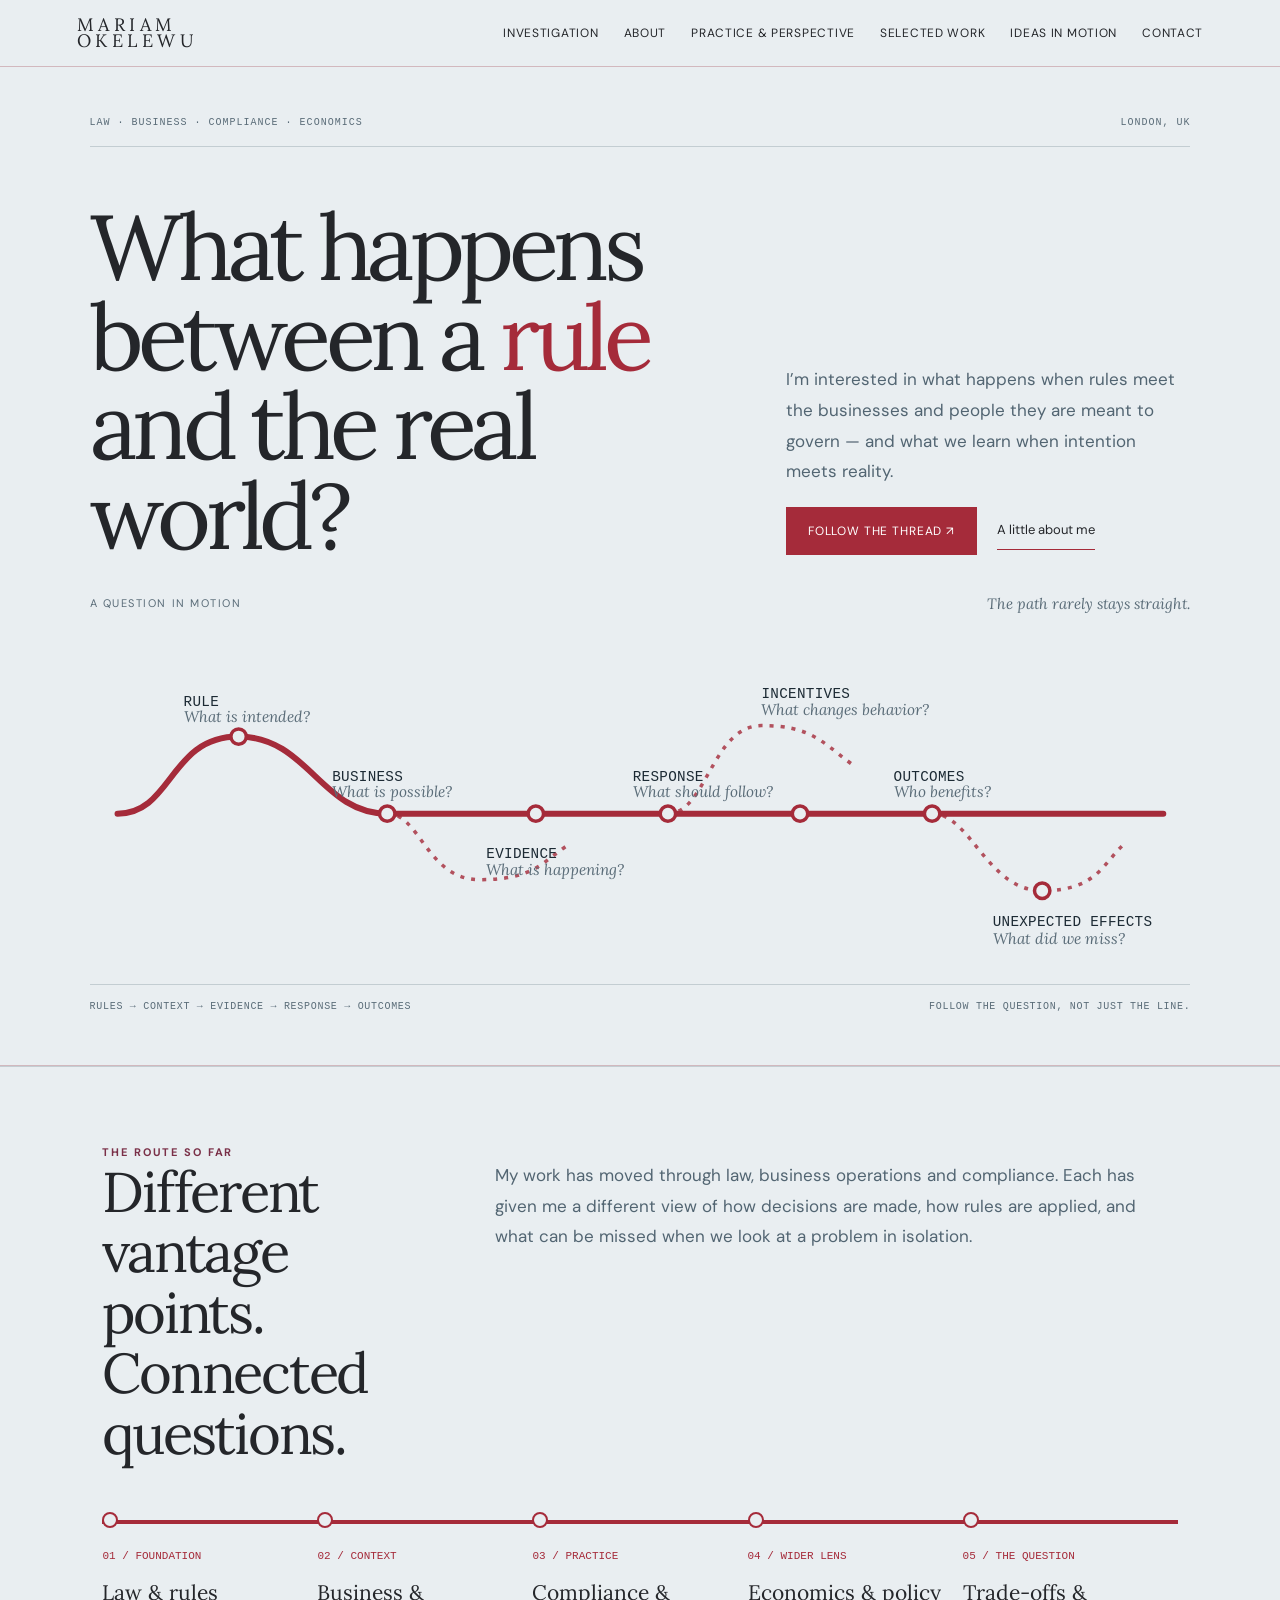
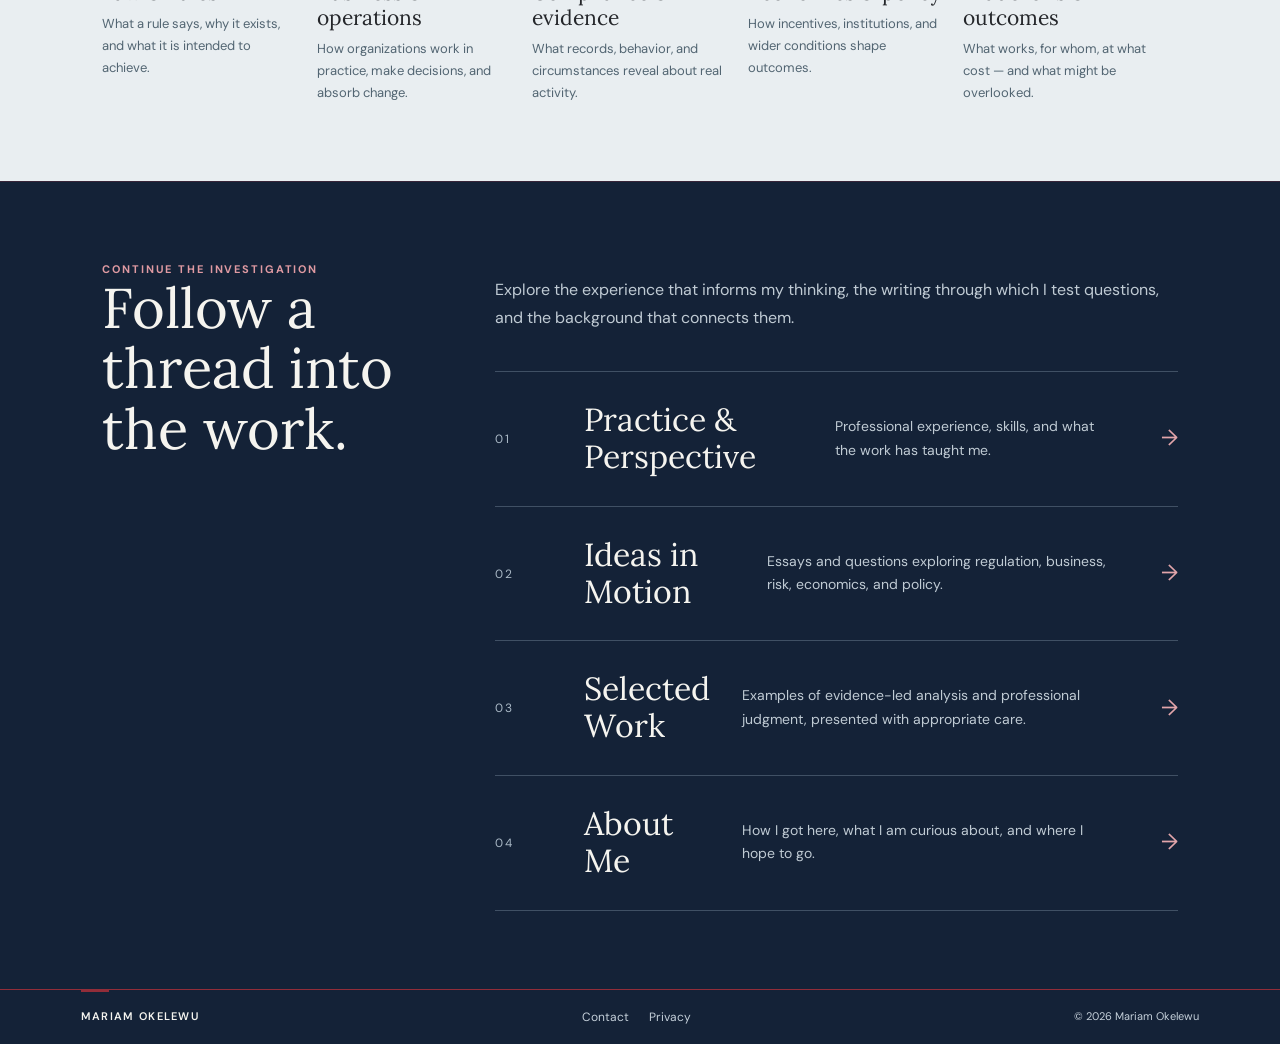
<file: index.html>
<!doctype html><html lang="en"><head><meta charset="utf-8"><meta name="viewport" content="width=device-width,initial-scale=1"><title>Mariam Okelewu — Following the thread between rules and real life</title><meta name="description" content="Professional portfolio across risk, regulation, business analysis and public policy."><meta property="og:title" content="Mariam Okelewu — Risk · Regulation · Business · Public Policy"><meta property="og:description" content="Professional portfolio across risk, regulation, business analysis and public policy."><meta property="og:type" content="website"><meta property="og:url" content="https://mariamokelewu.github.io/"><meta name="twitter:card" content="summary"><meta name="twitter:title" content="Mariam Okelewu — Risk · Regulation · Business · Public Policy"><meta name="twitter:description" content="Professional portfolio across risk, regulation, business analysis and public policy."><link rel="canonical" href="https://mariamokelewu.github.io/"><meta name="theme-color" content="#e9eef1"><link rel="icon" href="favicon.svg" type="image/svg+xml"><link rel="preconnect" href="https://fonts.googleapis.com"><link rel="preconnect" href="https://fonts.gstatic.com" crossorigin><link href="https://fonts.googleapis.com/css2?family=DM+Sans:wght@400;500;600;700&family=Lora:wght@400;500;600&display=swap" rel="stylesheet"><link rel="stylesheet" href="styles.css?v=20261027"><script type="application/ld+json">{"@context":"https://schema.org","@type":"Person","name":"Mariam Okelewu","url":"https://mariamokelewu.github.io/"}</script></head><body><a class="skip-link" href="#main-content">Skip to main content</a><nav class="nav"><a class="logo" href="index.html">MARIAM OKELEWU</a><button class="menu-toggle" type="button" aria-expanded="false" aria-controls="site-menu" aria-label="Open navigation menu"><span></span><span></span><span></span></button><div class="links" id="site-menu"><a href="investigation.html">Investigation</a><a href="about.html">About</a><a href="practice.html">Practice &amp; Perspective</a><a href="work.html">Selected Work</a><a href="ideas.html">Ideas in Motion</a><a href="contact.html">Contact</a></div></nav><div class="thread-home">
<header class="hero"><div class="thread-meta"><span>Law · Business · Compliance · Economics</span><span>London, UK</span></div>
<div class="thread-intro"><h1>What happens between a <em>rule</em> and the real world?</h1><div class="thread-summary"><p>I’m interested in what happens when rules meet the businesses and people they are meant to govern — and what we learn when intention meets reality.</p><div class="thread-actions"><a class="button" href="investigation.html">Follow the thread ↗</a><a class="thread-text-link" href="about.html">A little about me</a></div></div></div>
<div class="thread-map-wrap"><div class="thread-map-heading"><span>A question in motion</span><em>The path rarely stays straight.</em></div>
<svg class="thread-map" viewBox="0 0 1000 330" role="img" aria-label="A branching crimson line connecting rules, business context, evidence, responses, and wider outcomes.">
<path class="thread-path" d="M25 175 C75 175 72 105 135 105 S210 175 270 175 S350 175 405 175 S470 175 525 175 S590 175 645 175 S710 175 765 175 S845 175 975 175"/>
<path class="thread-branch" d="M270 175 C300 175 306 235 354 235 S410 220 432 205 M525 175 C560 175 565 95 610 95 S665 110 692 130 M765 175 C800 175 815 245 865 245 S920 220 940 202"/>
<circle class="thread-dot" cx="135" cy="105" r="7"/><circle class="thread-dot" cx="270" cy="175" r="7"/><circle class="thread-dot" cx="405" cy="175" r="7"/><circle class="thread-dot" cx="525" cy="175" r="7"/><circle class="thread-dot" cx="645" cy="175" r="7"/><circle class="thread-dot" cx="765" cy="175" r="7"/><circle class="thread-dot" cx="865" cy="245" r="7"/>
<text class="thread-label" x="85" y="77">RULE</text><text class="thread-note" x="85" y="92">What is intended?</text>
<text class="thread-label" x="220" y="145">BUSINESS</text><text class="thread-note" x="220" y="160">What is possible?</text>
<text class="thread-label" x="360" y="215">EVIDENCE</text><text class="thread-note" x="360" y="231">What is happening?</text>
<text class="thread-label" x="493" y="145">RESPONSE</text><text class="thread-note" x="493" y="160">What should follow?</text>
<text class="thread-label" x="610" y="70">INCENTIVES</text><text class="thread-note" x="610" y="85">What changes behavior?</text>
<text class="thread-label" x="730" y="145">OUTCOMES</text><text class="thread-note" x="730" y="160">Who benefits?</text>
<text class="thread-label" x="820" y="277">UNEXPECTED EFFECTS</text><text class="thread-note" x="820" y="293">What did we miss?</text>
</svg><div class="thread-mobile-map" aria-label="The question moves from rules to wider outcomes">
<div class="mobile-thread-step"><span class="mobile-thread-node">01</span><div><strong>Rule</strong><span>What is intended?</span></div></div>
<div class="mobile-thread-step"><span class="mobile-thread-node">02</span><div><strong>Business</strong><span>What is possible?</span></div></div>
<div class="mobile-thread-step"><span class="mobile-thread-node">03</span><div><strong>Evidence</strong><span>What is happening?</span></div></div>
<div class="mobile-thread-step"><span class="mobile-thread-node">04</span><div><strong>Response</strong><span>What should follow?</span></div></div>
<div class="mobile-thread-step"><span class="mobile-thread-node">05</span><div><strong>Incentives &amp; outcomes</strong><span>What changes behavior, and who benefits?</span></div></div>
<div class="mobile-thread-step"><span class="mobile-thread-node">06</span><div><strong>Unexpected effects</strong><span>What did we miss?</span></div></div>
</div><div class="thread-map-caption"><span>Rules → context → evidence → response → outcomes</span><span>Follow the question, not just the line.</span></div></div></header>
<section class="thread-section"><div class="section-grid"><div><div class="kicker">The route so far</div><h2>Different vantage points. Connected questions.</h2></div><div><p class="intro">My work has moved through law, business operations and compliance. Each has given me a different view of how decisions are made, how rules are applied, and what can be missed when we look at a problem in isolation.</p></div></div>
<div class="thread-steps"><div class="thread-step"><span class="step-num">01 / FOUNDATION</span><h3>Law &amp; rules</h3><p>What a rule says, why it exists, and what it is intended to achieve.</p></div><div class="thread-step"><span class="step-num">02 / CONTEXT</span><h3>Business &amp; operations</h3><p>How organizations work in practice, make decisions, and absorb change.</p></div><div class="thread-step"><span class="step-num">03 / PRACTICE</span><h3>Compliance &amp; evidence</h3><p>What records, behavior, and circumstances reveal about real activity.</p></div><div class="thread-step"><span class="step-num">04 / WIDER LENS</span><h3>Economics &amp; policy</h3><p>How incentives, institutions, and wider conditions shape outcomes.</p></div><div class="thread-step"><span class="step-num">05 / THE QUESTION</span><h3>Trade-offs &amp; outcomes</h3><p>What works, for whom, at what cost — and what might be overlooked.</p></div></div></section>
<section class="thread-gateway"><div class="section-grid"><div><div class="kicker">Continue the investigation</div><h2>Follow a thread into the work.</h2></div><div><p>Explore the experience that informs my thinking, the writing through which I test questions, and the background that connects them.</p><div class="editorial-links"><a class="editorial-link" href="practice.html"><span class="editorial-number">01</span><span class="editorial-main"><span class="editorial-title">Practice &amp; Perspective</span><span class="editorial-desc">Professional experience, skills, and what the work has taught me.</span></span><span class="editorial-arrow">→</span></a><a class="editorial-link" href="ideas.html"><span class="editorial-number">02</span><span class="editorial-main"><span class="editorial-title">Ideas in Motion</span><span class="editorial-desc">Essays and questions exploring regulation, business, risk, economics, and policy.</span></span><span class="editorial-arrow">→</span></a><a class="editorial-link" href="work.html"><span class="editorial-number">03</span><span class="editorial-main"><span class="editorial-title">Selected Work</span><span class="editorial-desc">Examples of evidence-led analysis and professional judgment, presented with appropriate care.</span></span><span class="editorial-arrow">→</span></a><a class="editorial-link" href="about.html"><span class="editorial-number">04</span><span class="editorial-main"><span class="editorial-title">About Me</span><span class="editorial-desc">How I got here, what I am curious about, and where I hope to go.</span></span><span class="editorial-arrow">→</span></a></div></div></div></section>
</div>
<footer class="site-footer">
  <div class="site-footer-inner">
    <a class="site-footer-brand" href="index.html">MARIAM OKELEWU</a>
    <nav class="site-footer-nav" aria-label="Footer links">
      <a href="contact.html">Contact</a>
      <a href="privacy.html">Privacy</a>
    </nav>
    <span class="site-footer-copy">© 2026 Mariam Okelewu</span>
  </div>
</footer><script>(function(){const b=document.querySelector('.menu-toggle'),m=document.getElementById('site-menu');if(!b||!m)return;b.addEventListener('click',function(){const open=m.classList.toggle('open');b.setAttribute('aria-expanded',String(open));b.setAttribute('aria-label',open?'Close navigation menu':'Open navigation menu');});m.querySelectorAll('a').forEach(function(a){a.addEventListener('click',function(){m.classList.remove('open');b.setAttribute('aria-expanded','false');b.setAttribute('aria-label','Open navigation menu');});});})();</script></body></html>
</file>
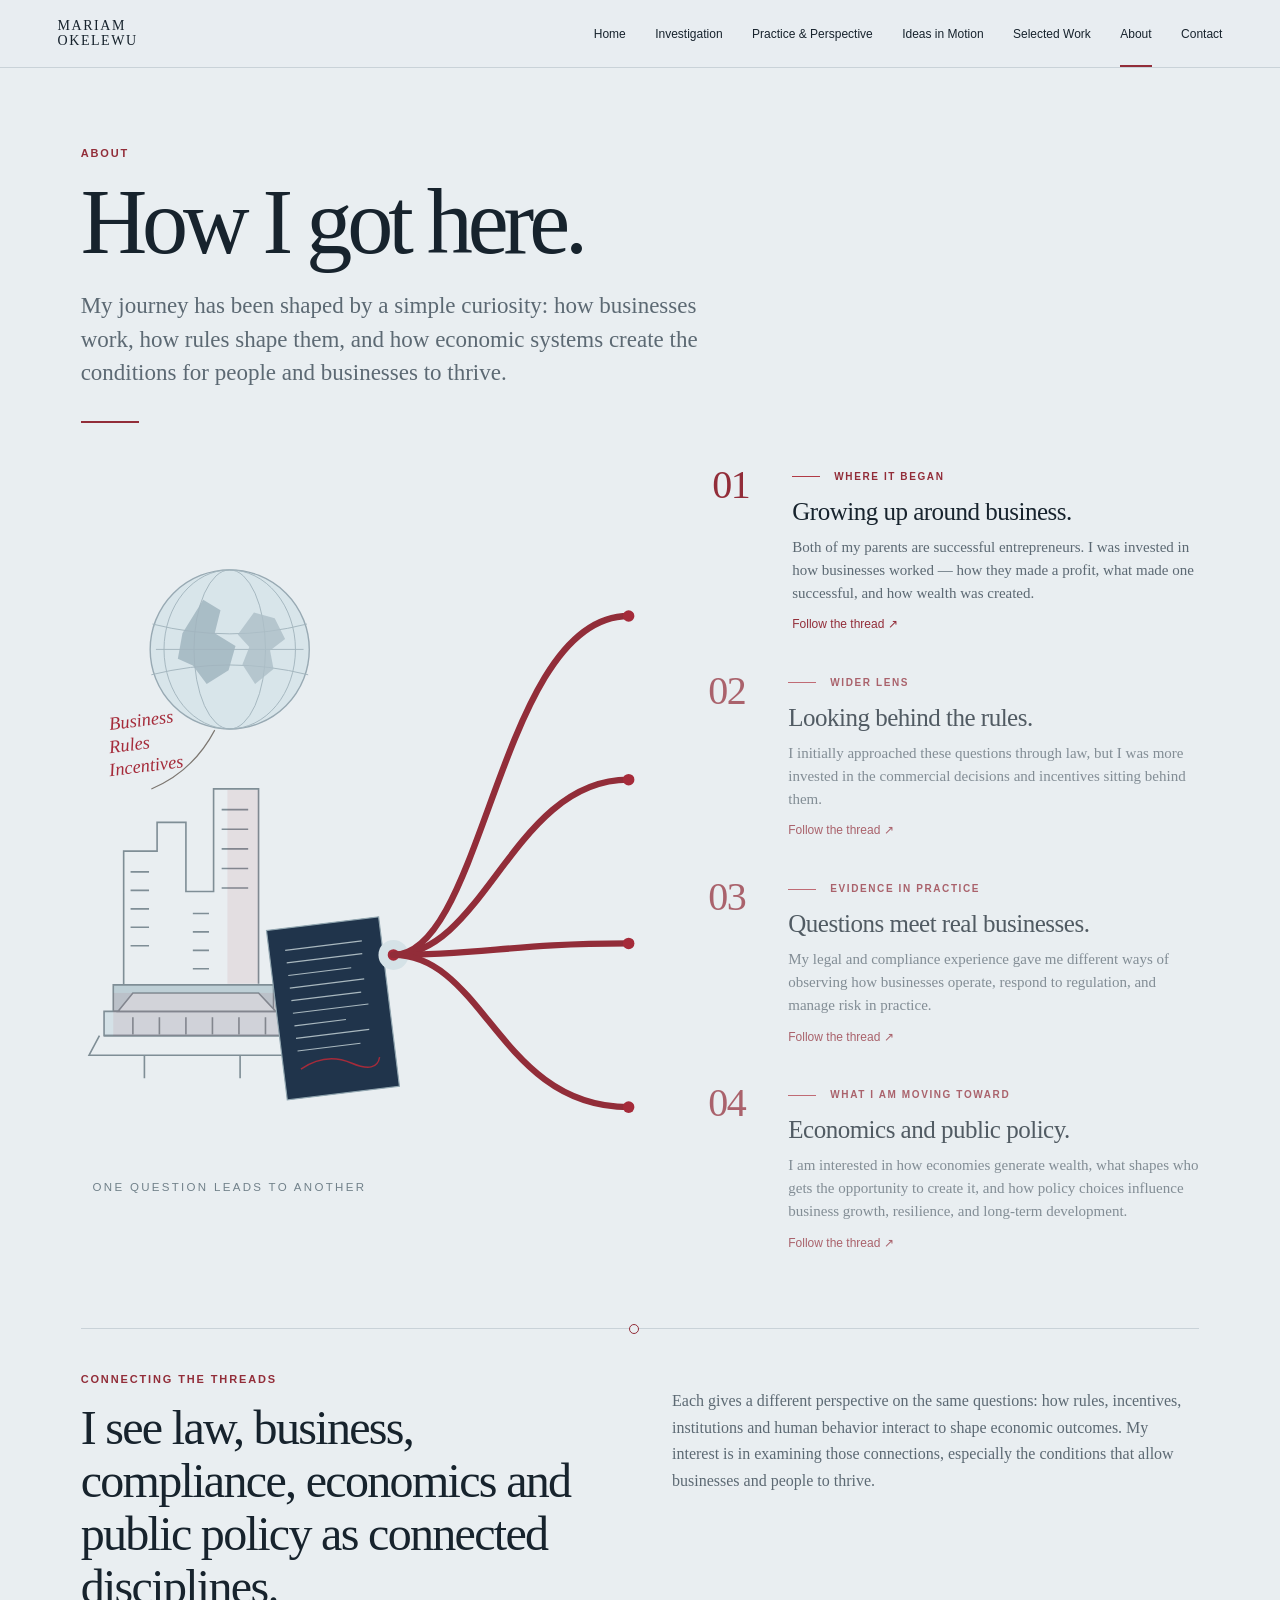
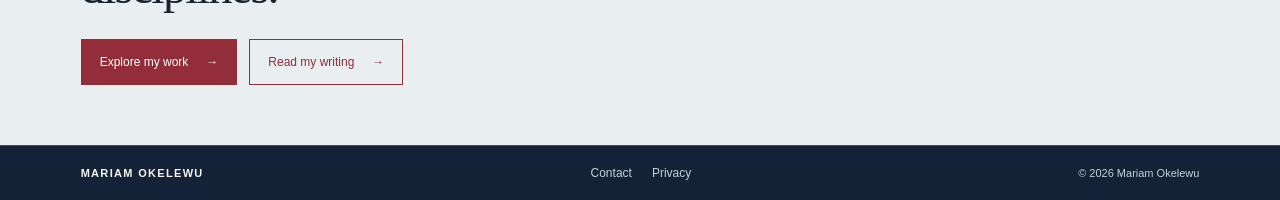
<file: about.html>
<!doctype html>
<html lang="en">
<head>
<meta charset="utf-8">
<meta name="viewport" content="width=device-width, initial-scale=1">
<meta name="theme-color" content="#e9eef1">
<meta name="description" content="Mariam Okelewu’s journey through business, law, compliance, economics and public policy.">
<meta name="description" content="An illustrated journey through law, business, compliance, economics and public policy.">
<title>About — Mariam Okelewu</title>
<style>
:root{
  --paper:#e9eef1; --ink:#17232d; --muted:#5c6973; --red:#922d39; --red2:#b13a46;
  --line:#c9d2d8; --blush:#dce5e9; --blue:#36596e; --white:#f5f7f8;
  --serif: Georgia, "Times New Roman", serif; --sans: Arial, Helvetica, sans-serif;
}
*{box-sizing:border-box}
html{scroll-behavior:smooth}
body{margin:0;background:var(--paper);color:var(--ink);font-family:var(--sans);font-size:16px;line-height:1.55}
a{color:inherit}
.site-nav{height:68px;display:flex;align-items:center;justify-content:space-between;padding:0 clamp(22px,4.5vw,68px);border-bottom:1px solid var(--line);background:rgba(233,238,241,.97);position:relative;z-index:2}
.brand{font:14px/1.05 var(--serif);letter-spacing:.11em;text-transform:uppercase;text-decoration:none}
.navlinks{display:flex;gap:clamp(14px,2.3vw,34px);align-items:center;font-size:12px}
.navlinks a{text-decoration:none;padding:25px 0 22px;border-bottom:2px solid transparent}
.navlinks a.active{border-color:var(--red)}
.menu{display:none;background:none;border:0;font:inherit}
main{max-width:1440px;margin:auto;padding:clamp(42px,6vw,86px) clamp(24px,6.3vw,92px) 60px}
.eyebrow{color:var(--red);font-size:11px;letter-spacing:.17em;text-transform:uppercase;font-weight:700}
h1,h2,h3,p{margin-top:0}
h1{font:clamp(52px,7.2vw,100px)/.98 var(--serif);letter-spacing:-.055em;font-weight:400;margin:15px 0 22px;max-width:900px}
.intro{font:clamp(18px,2vw,23px)/1.45 var(--serif);max-width:660px;color:#5c6973;margin-bottom:0}
.intro-rule{width:58px;height:2px;background:var(--red);margin:32px 0 28px}
.story-layout{display:grid;grid-template-columns:minmax(360px, 1.08fr) minmax(390px, .92fr);gap:clamp(28px,4vw,60px);align-items:center}
.visual{position:relative;min-height:660px;display:flex;align-items:center;justify-content:center}
.visual svg{width:120%;max-width:none;height:auto;max-height:850px;overflow:visible;transform:translateX(-3%)}
.branch{fill:none;stroke:var(--red);stroke-width:5.5;stroke-linecap:round;stroke-dasharray:520;stroke-dashoffset:520;animation:draw 1.8s ease forwards}
.branch.b2{animation-delay:.22s}.branch.b3{animation-delay:.42s}.branch.b4{animation-delay:.62s}
@keyframes draw{to{stroke-dashoffset:0}}
.central-pulse{transform-origin:50% 50%;animation:pulse 4s ease-in-out infinite}
@keyframes pulse{0%,100%{opacity:.82}50%{opacity:1}}
.story-stages{display:flex;flex-direction:column;gap:25px;padding:12px 0}
.stage{display:grid;grid-template-columns:64px minmax(0,1fr);gap:16px;align-items:start;position:relative;padding:3px 0 8px;opacity:.72;transition:opacity .3s ease, transform .3s ease}
.stage.active,.stage:hover,.stage:focus-within{opacity:1;transform:translateX(4px)}
.stage-num{font:40px/.95 var(--serif);color:var(--red);letter-spacing:-.04em}
.stage-top{display:flex;align-items:center;gap:14px;margin:3px 0 12px}
.stage-top:before{content:"";height:1px;width:28px;background:var(--red2);flex:none}
.stage-label{font-size:10px;letter-spacing:.16em;text-transform:uppercase;color:var(--red);font-weight:700}
.stage h2{font:clamp(20px,2vw,25px)/1.16 var(--serif);font-weight:400;letter-spacing:-.02em;margin:0 0 10px}
.stage p{font:15px/1.55 var(--serif);color:var(--muted);margin:0;max-width:440px}
.stage a{display:inline-block;color:var(--red);text-decoration:none;font-size:12px;margin-top:10px}
.stage a:hover{text-decoration:underline}
.stage-image{width:100%;max-width:116px;float:right;margin:0 0 8px 14px}
.closing{margin-top:54px;padding-top:42px;border-top:1px solid var(--line);position:relative}
.closing:before{content:"";position:absolute;top:-5px;left:49%;width:8px;height:8px;border:1px solid var(--red);border-radius:50%;background:var(--paper)}
.closing-grid{display:grid;grid-template-columns:1fr 1fr;gap:clamp(28px,5vw,70px);align-items:start}
.closing h2{font:clamp(30px,4vw,48px)/1.1 var(--serif);font-weight:400;letter-spacing:-.035em;margin:14px 0 25px;max-width:570px}
.closing p{font:16px/1.65 var(--serif);color:var(--muted);margin:0}
.actions{display:flex;flex-wrap:wrap;gap:12px}
.btn{display:inline-flex;align-items:center;gap:18px;padding:13px 18px;border:1px solid var(--red);color:var(--red);text-decoration:none;font-size:12px;transition:background .2s,color .2s}
.btn.primary{background:var(--red);color:white}.btn:hover{background:#74232c;color:white}
.footer{border-top:1px solid var(--line);padding:22px clamp(24px,6.3vw,92px);display:flex;justify-content:space-between;color:var(--muted);font-size:11px;letter-spacing:.04em}
.note{margin-top:20px;color:#77716b;font-size:11px}
@media(max-width:900px){
 .navlinks{gap:13px;font-size:11px}
 main{padding-top:52px}
 .story-layout{grid-template-columns:1fr;gap:6px}
 .visual{min-height:0;max-width:700px;margin:0 auto;width:100%}
 .visual svg{width:112%;max-height:none;transform:translateX(-2%)}
 .story-stages{display:grid;grid-template-columns:1fr 1fr;gap:28px 25px;padding-top:4px}
 .stage{grid-template-columns:48px minmax(0,1fr);gap:12px}
 .stage-num{font-size:34px}
 .stage-image{max-width:85px}
}
@media(max-width:600px){
 .site-nav{height:62px}
 .navlinks{display:none}
 .menu{display:block}
 main{padding:42px 22px 44px}
 h1{font-size:clamp(48px,14vw,72px)}
 .intro{font-size:19px}
 .intro-rule{margin:26px 0 14px}
 .visual{margin:0 -9px;width:calc(100% + 18px)}
 .story-stages{grid-template-columns:1fr;gap:20px;padding-top:0}
 .stage{grid-template-columns:48px minmax(0,1fr);padding:6px 0}
 .stage h2{font-size:23px}
 .stage p{font-size:16px}
 .stage-image{max-width:92px}
 .closing{margin-top:35px;padding-top:32px}
 .closing-grid{grid-template-columns:1fr;gap:20px}
 .closing h2{font-size:36px}
 .footer{padding:20px 22px;gap:14px;flex-wrap:wrap}
}
@media(max-width:900px){
 .site-nav{padding:0 22px}
 .navlinks{display:none}
 .menu{display:flex;width:36px;height:36px;padding:6px 2px;flex-direction:column;align-items:flex-end;justify-content:center;gap:5px;cursor:pointer;color:var(--ink)}
 .menu span{display:block;width:24px;height:2px;background:currentColor}
 .menu span:nth-child(2){width:18px}
 .nav-mobile{display:flex;flex-direction:column;padding:8px 22px 16px;border-bottom:1px solid var(--line);background:var(--paper);color:var(--ink)}
 .nav-mobile[hidden]{display:none}
 .nav-mobile a{padding:12px 0;border-bottom:1px solid var(--line);text-decoration:none;font-size:12px;letter-spacing:.06em;text-transform:uppercase}
 .nav-mobile a:last-child{border-bottom:0}
}
/* Responsive About journey: Revision 9 composition on laptop; continuous thread on smaller screens. */
.mobile-hub,.mobile-thread-connector{display:none}
@media(max-width:900px){
  .story-layout{display:flex;flex-direction:column;align-items:stretch;gap:0}
  .visual{width:100%;max-width:700px;min-height:0;margin:0 auto}
  .visual svg{display:block;width:100%;max-width:620px;height:auto;max-height:none;transform:none;overflow:visible}
  .desktop-branches{display:none}
  .branch{display:none;animation:none;stroke-dasharray:none;stroke-dashoffset:0}
  .central-pulse{display:none}
  .mobile-hub{display:block}
  .mobile-thread-connector{display:block;height:36px;width:100%;margin:0;padding:0;flex:none}
  .mobile-thread-connector svg{display:block;width:100%;height:100%;overflow:visible}
  .mobile-thread-connector path{fill:none;stroke:var(--red);stroke-width:5.5;stroke-linecap:round;vector-effect:non-scaling-stroke}
  .visual > svg > text:last-of-type{display:none}
  .story-stages{display:flex;flex-direction:column;gap:20px;padding:0 0 0 26px;position:relative;align-items:stretch}
  .story-stages:before{content:"";position:absolute;left:7px;top:0;bottom:25px;width:3px;background:var(--red);border-radius:3px;opacity:.95}
  .stage{grid-template-columns:48px minmax(0,1fr);gap:12px;padding:6px 0 12px;position:relative;opacity:1;transform:none!important;min-width:0}
  .stage:before{content:"";position:absolute;left:-25px;top:16px;width:11px;height:11px;border-radius:50%;background:var(--red);border:2px solid var(--paper);box-shadow:0 0 0 1px var(--red)}
  .stage-num{font-size:34px}
  .stage h2{font-size:clamp(21px,3vw,25px)}
  .stage p{font-size:16px}
  .stage-image{max-width:92px}
}
@media(max-width:600px){
  main{padding:42px 22px 44px}
  .visual{width:100%;max-width:500px;margin:0 auto}
  .visual svg{width:100%;max-width:500px}
  .story-stages{gap:18px;padding-left:25px}
  .stage{grid-template-columns:42px minmax(0,1fr);gap:10px;padding:6px 0 12px}
  .stage:before{left:-24px;top:16px}
  .stage h2{font-size:23px}
  .stage p{font-size:16px}
  .stage-image{max-width:86px}
}

@media(prefers-reduced-motion:reduce){
 html{scroll-behavior:auto}
 *,*::before,*::after{animation-duration:.01ms!important;animation-iteration-count:1!important;transition-duration:.01ms!important}
 .branch{stroke-dashoffset:0}
}




/* Minimal navy footer, consistent with the shared site header. */
.site-footer{position:relative;margin-top:0;padding:18px clamp(24px,6.3vw,92px);background:#142237;color:#f5f4ef;border-top:1px solid #922d39}
.site-footer:before{content:\"\";position:absolute;top:-1px;left:clamp(24px,6.3vw,92px);width:28px;height:3px;background:#922d39}
.site-footer-inner{max-width:1220px;margin:0 auto;display:flex;align-items:center;justify-content:space-between;gap:12px 24px}
.site-footer-brand{color:#f5f4ef;font:600 11px/1.4 Arial,Helvetica,sans-serif;letter-spacing:.12em;text-decoration:none;white-space:nowrap}
.site-footer-nav{display:flex;align-items:center;justify-content:center;flex-wrap:wrap;gap:8px 20px;padding:0;margin:0}
.site-footer-nav a{color:#c5d0da;font:12px/1.5 Arial,Helvetica,sans-serif;text-decoration:none}
.site-footer-nav a:hover{color:#e3a3ac}
.site-footer-copy{color:#c5d0da;font:11px/1.5 Arial,Helvetica,sans-serif;white-space:nowrap}
@media(max-width:640px){.site-footer-inner{flex-wrap:wrap;justify-content:space-between}.site-footer-nav{order:3;width:100%;justify-content:flex-start}.site-footer-copy{margin-left:auto}}

</style>
</head>
<body>
<header class="site-nav">
  <a class="brand" href="index.html" aria-label="Mariam Okelewu — home">Mariam<br>Okelewu</a>
  <nav class="navlinks" aria-label="Main navigation">
    <a href="index.html">Home</a><a href="investigation.html">Investigation</a><a href="practice.html">Practice &amp; Perspective</a><a href="ideas.html">Ideas in Motion</a><a href="work.html">Selected Work</a><a class="active" href="about.html">About</a><a href="contact.html">Contact</a>
  </nav>
  <button class="menu" type="button" aria-expanded="false" aria-controls="nav-mobile" aria-label="Open navigation menu"><span></span><span></span><span></span></button>
</header>
<nav id="nav-mobile" class="nav-mobile" hidden aria-label="Mobile navigation">
<a href="index.html">Home</a><a href="investigation.html">Investigation</a><a href="practice.html">Practice &amp; Perspective</a><a href="ideas.html">Ideas in Motion</a><a href="work.html">Selected Work</a><a href="about.html" aria-current="page">About</a><a href="contact.html">Contact</a>
</nav>
<main id="top">
  <div class="eyebrow">About</div>
  <h1>How I got here.</h1>
  <p class="intro">My journey has been shaped by a simple curiosity: how businesses work, how rules shape them, and how economic systems create the conditions for people and businesses to thrive.</p>
  <div class="intro-rule"></div>

  <section class="story-layout" id="about" aria-label="Four stages of my journey">
    <div class="visual">
      <!-- Original inline SVG collage: intentionally illustrative, not a photograph of a real business or workplace. -->
      <svg viewBox="0 0 500 650" role="img" aria-labelledby="visual-title visual-desc">
        <title id="visual-title">A central illustration branching into four stages</title>
        <desc id="visual-desc">A layered collage of a shop, city buildings, documents, a globe and notes. On wide screens, burgundy branches extend toward four stages; on smaller screens, a single thread leads into a vertical journey.</desc>
        <defs>
          <linearGradient id="wash" x1="0" y1="0" x2="1" y2="1"><stop offset="0" stop-color="#dce8ed"/><stop offset="1" stop-color="#c8dbe3"/></linearGradient>
        </defs>
        <!-- Floating illustration elements sit directly on the page canvas; no enclosing paper panel. -->
        <!-- skyline and shop -->
        <g stroke="#71818a" stroke-width="1.4" fill="none" opacity=".88">
          <path d="M52 431V315L81 315V290L106 290V350L130 350V261L169 261V430"/>
          <path d="M58 333H74M58 349H74M58 365H74M58 381H74M58 397H74"/>
          <path d="M112 369H126M112 385H126M112 401H126M112 417H126"/>
          <path d="M137 279H160M137 296H160M137 313H160M137 330H160M137 347H160"/>
          <path d="M43 431H182V454H43Z" fill="#b9cbd3"/>
          <path d="M35 454H191V475H35Z" fill="#d2e0e6"/>
          <path d="M47 454L60 438H169L184 454Z" fill="#d5e2e7"/>
          <path d="M60 459V474M83 459V474M106 459V474M129 459V474M152 459V474M175 459V474"/>
          <path d="M35 475H191"/>
          <path d="M31 475L22 492H202L191 475"/>
          <path d="M70 492V512M153 492V512"/>
        </g>
        <g fill="#a52b3a" opacity=".08"><rect x="43" y="438" width="145" height="37"/><path d="M142 262H169V430H142Z"/></g>
        <!-- globe -->
        <g transform="translate(144 140)" opacity=".8">
          <circle cx="0" cy="0" r="69" fill="#d4e3e9" stroke="#8499a4" stroke-width="1.2"/>
          <ellipse cx="0" cy="0" rx="31" ry="69" fill="none" stroke="#91a6b0" stroke-width=".8"/>
          <ellipse cx="0" cy="0" rx="57" ry="69" fill="none" stroke="#91a6b0" stroke-width=".8"/>
          <path d="M-67 -22Q0 -5 67 -22M-68 22Q0 5 68 22M-64 0H64" fill="none" stroke="#91a6b0" stroke-width=".8"/>
          <path d="M-23 -43L-8 -34L-13 -14L5 -3L-1 18L-20 30L-32 14L-45 8L-41 -14Z" fill="#91a9b4" opacity=".85"/>
          <path d="M21 -32L39 -27L48 -9L35 1L38 17L22 30L11 13L17 -2L7 -13Z" fill="#9fb5be" opacity=".8"/>
        </g>
        <!-- document and annotations -->
        <g transform="rotate(-7 220 456)">
          <rect x="185" y="379" width="98" height="148" fill="#20344b" stroke="#91a6b0" stroke-width="1"/>
          <path d="M199 398H266M199 409H265M199 420H254M199 431H264M199 442H260M199 453H265M199 464H244M199 475H263M199 486H254" stroke="#a9b8bf" stroke-width="1"/>
          <path d="M200 502Q223 490 244 502T269 500" fill="none" stroke="#a52b3a" stroke-width="1.2"/>
        </g>
        <text x="40" y="210" fill="#a52b3a" font-family="Georgia,serif" font-style="italic" font-size="16" transform="rotate(-7 40 210)">Business</text>
        <text x="40" y="230" fill="#a52b3a" font-family="Georgia,serif" font-style="italic" font-size="16" transform="rotate(-7 40 230)">Rules</text>
        <text x="40" y="250" fill="#a52b3a" font-family="Georgia,serif" font-style="italic" font-size="16" transform="rotate(-7 40 250)">Incentives</text>
        <path d="M76 261Q112 246 131 210" fill="none" stroke="#7d7771" stroke-width="1"/>
        <!-- central node: retained for the wide-screen composition -->
        <g class="central-pulse"><circle cx="286" cy="405" r="13" fill="#d5e2e7"/><circle cx="286" cy="405" r="5" fill="#a52b3a"/></g>
        <!-- On narrow screens, the thread exits from the bottom of the illustration instead. -->
        <g class="mobile-hub"><circle cx="250" cy="638" r="8" fill="#e9eef1" stroke="#922d39" stroke-width="2.5"/><circle cx="250" cy="638" r="3" fill="#a52b3a"/></g>
        <!-- Desktop-only branches and endpoint nodes. Hide the entire group on narrow screens. -->
        <g class="desktop-branches">
          <path class="branch b1" d="M286 405 C365 405 378 111 490 111"/>
          <path class="branch b2" d="M286 405 C365 405 390 253 490 253"/>
          <path class="branch b3" d="M286 405 C365 405 390 395 490 395"/>
          <path class="branch b4" d="M286 405 C365 405 378 537 490 537"/>
          <g fill="#a52b3a"><circle cx="490" cy="111" r="5"/><circle cx="490" cy="253" r="5"/><circle cx="490" cy="395" r="5"/><circle cx="490" cy="537" r="5"/></g>
        </g>
        <text x="25" y="610" fill="#71818a" font-family="Arial,sans-serif" font-size="10" letter-spacing="2">ONE QUESTION LEADS TO ANOTHER</text>
      </svg>
    </div>

    <div class="mobile-thread-connector" aria-hidden="true">
      <svg viewBox="0 0 100 36" preserveAspectRatio="none">
        <path d="M50 0 C50 18 7 18 7 36" />
      </svg>
    </div>

    <div class="story-stages">
      <article class="stage active" id="stage-01">
        <div class="stage-num">01</div>
        <div>
          <div class="stage-top"><span class="stage-label">Where it began</span></div>
          <h2>Growing up around business.</h2>
          <p>Both of my parents are successful entrepreneurs. I was invested in how businesses worked — how they made a profit, what made one successful, and how wealth was created.</p>
          <a href="#stage-02" aria-label="Continue to wider lens">Follow the thread ↗</a>
        </div>
      </article>
      <article class="stage" id="stage-02">
        <div class="stage-num">02</div>
        <div>
          <div class="stage-top"><span class="stage-label">Wider lens</span></div>
          <h2>Looking behind the rules.</h2>
          <p>I initially approached these questions through law, but I was more invested in the commercial decisions and incentives sitting behind them.</p>
          <a href="#stage-03" aria-label="Continue to evidence in practice">Follow the thread ↗</a>
        </div>
      </article>
      <article class="stage" id="stage-03">
        <div class="stage-num">03</div>
        <div>
          <div class="stage-top"><span class="stage-label">Evidence in practice</span></div>
          <h2>Questions meet real businesses.</h2>
          <p>My legal and compliance experience gave me different ways of observing how businesses operate, respond to regulation, and manage risk in practice.</p>
          <a href="#stage-04" aria-label="Continue to what I am moving toward">Follow the thread ↗</a>
        </div>
      </article>
      <article class="stage" id="stage-04">
        <div class="stage-num">04</div>
        <div>
          <div class="stage-top"><span class="stage-label">What I am moving toward</span></div>
          <h2>Economics and public policy.</h2>
          <p>I am interested in how economies generate wealth, what shapes who gets the opportunity to create it, and how policy choices influence business growth, resilience, and long-term development.</p>
          <a href="#connecting" aria-label="Continue to connecting the threads">Follow the thread ↗</a>
        </div>
      </article>
    </div>
  </section>

  <section class="closing" id="connecting">
    <div class="eyebrow">Connecting the threads</div>
    <div class="closing-grid">
      <div>
        <h2>I see law, business, compliance, economics and public policy as connected disciplines.</h2>
        <div class="actions">
          <a class="btn primary" href="practice.html">Explore my work <span aria-hidden="true">→</span></a>
          <a class="btn" href="ideas.html">Read my writing <span aria-hidden="true">→</span></a>
        </div>
      </div>
      <div>
        <p>Each gives a different perspective on the same questions: how rules, incentives, institutions and human behavior interact to shape economic outcomes. My interest is in examining those connections, especially the conditions that allow businesses and people to thrive.</p>
        
      </div>
    </div>
  </section>
</main>
<footer class="site-footer">
  <div class="site-footer-inner">
    <a class="site-footer-brand" href="index.html">MARIAM OKELEWU</a>
    <nav class="site-footer-nav" aria-label="Footer links">
      <a href="contact.html">Contact</a>
      <a href="privacy.html">Privacy</a>
    </nav>
    <span class="site-footer-copy">© 2026 Mariam Okelewu</span>
  </div>
</footer>
<script>
const stages = [...document.querySelectorAll('.stage')];
if ('IntersectionObserver' in window) {
  const observer = new IntersectionObserver(entries => {
    entries.forEach(entry => {
      if (entry.isIntersecting) {
        stages.forEach(s => s.classList.toggle('active', s === entry.target));
      }
    });
  }, {rootMargin: '-25% 0px -45% 0px', threshold: 0});
  stages.forEach(stage => observer.observe(stage));
}
// Ensure mobile nav can open despite its default display styling.
const menuButton = document.querySelector('.menu');
const mobileNav = document.getElementById('nav-mobile');
menuButton.addEventListener('click', () => {
  const willOpen = mobileNav.hidden;
  mobileNav.hidden = !willOpen;
  menuButton.setAttribute('aria-expanded', String(willOpen));
  menuButton.setAttribute('aria-label', willOpen ? 'Close navigation menu' : 'Open navigation menu');
});
</script>
</body>
</html>
</file>
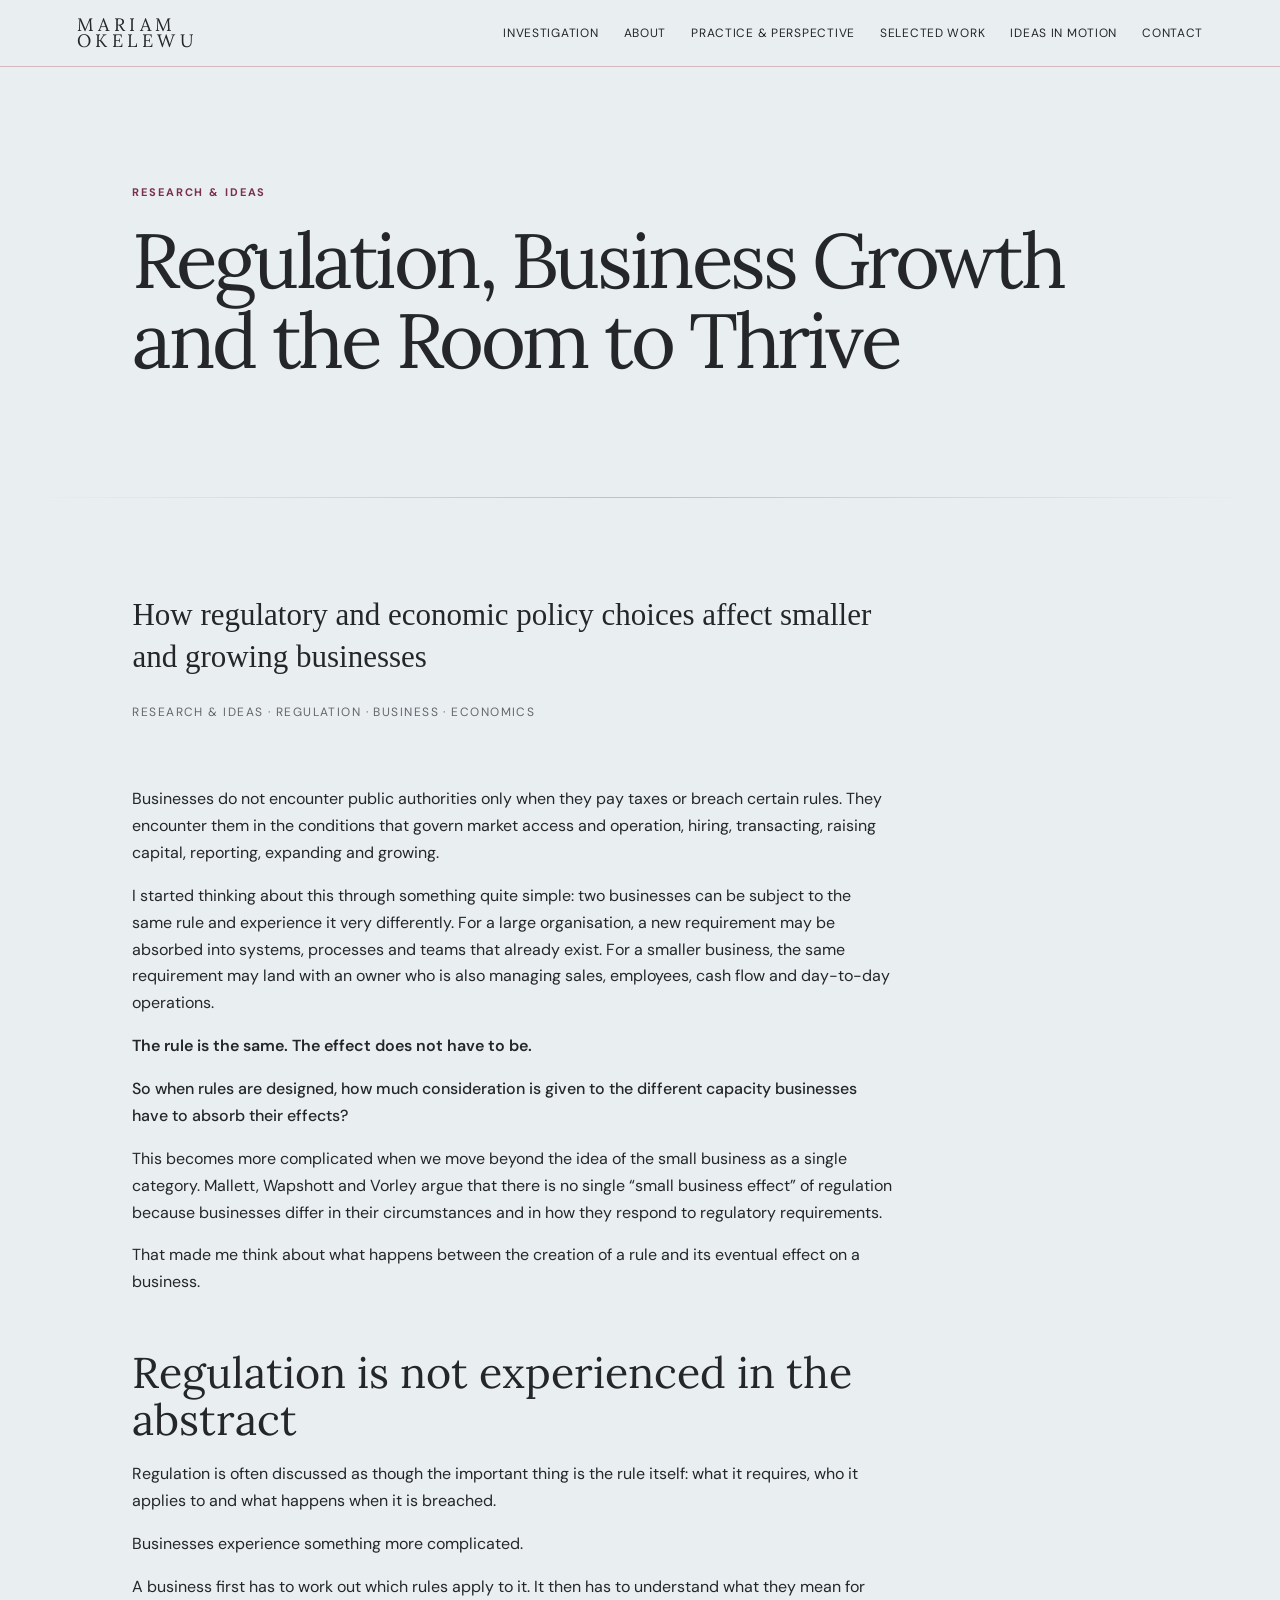
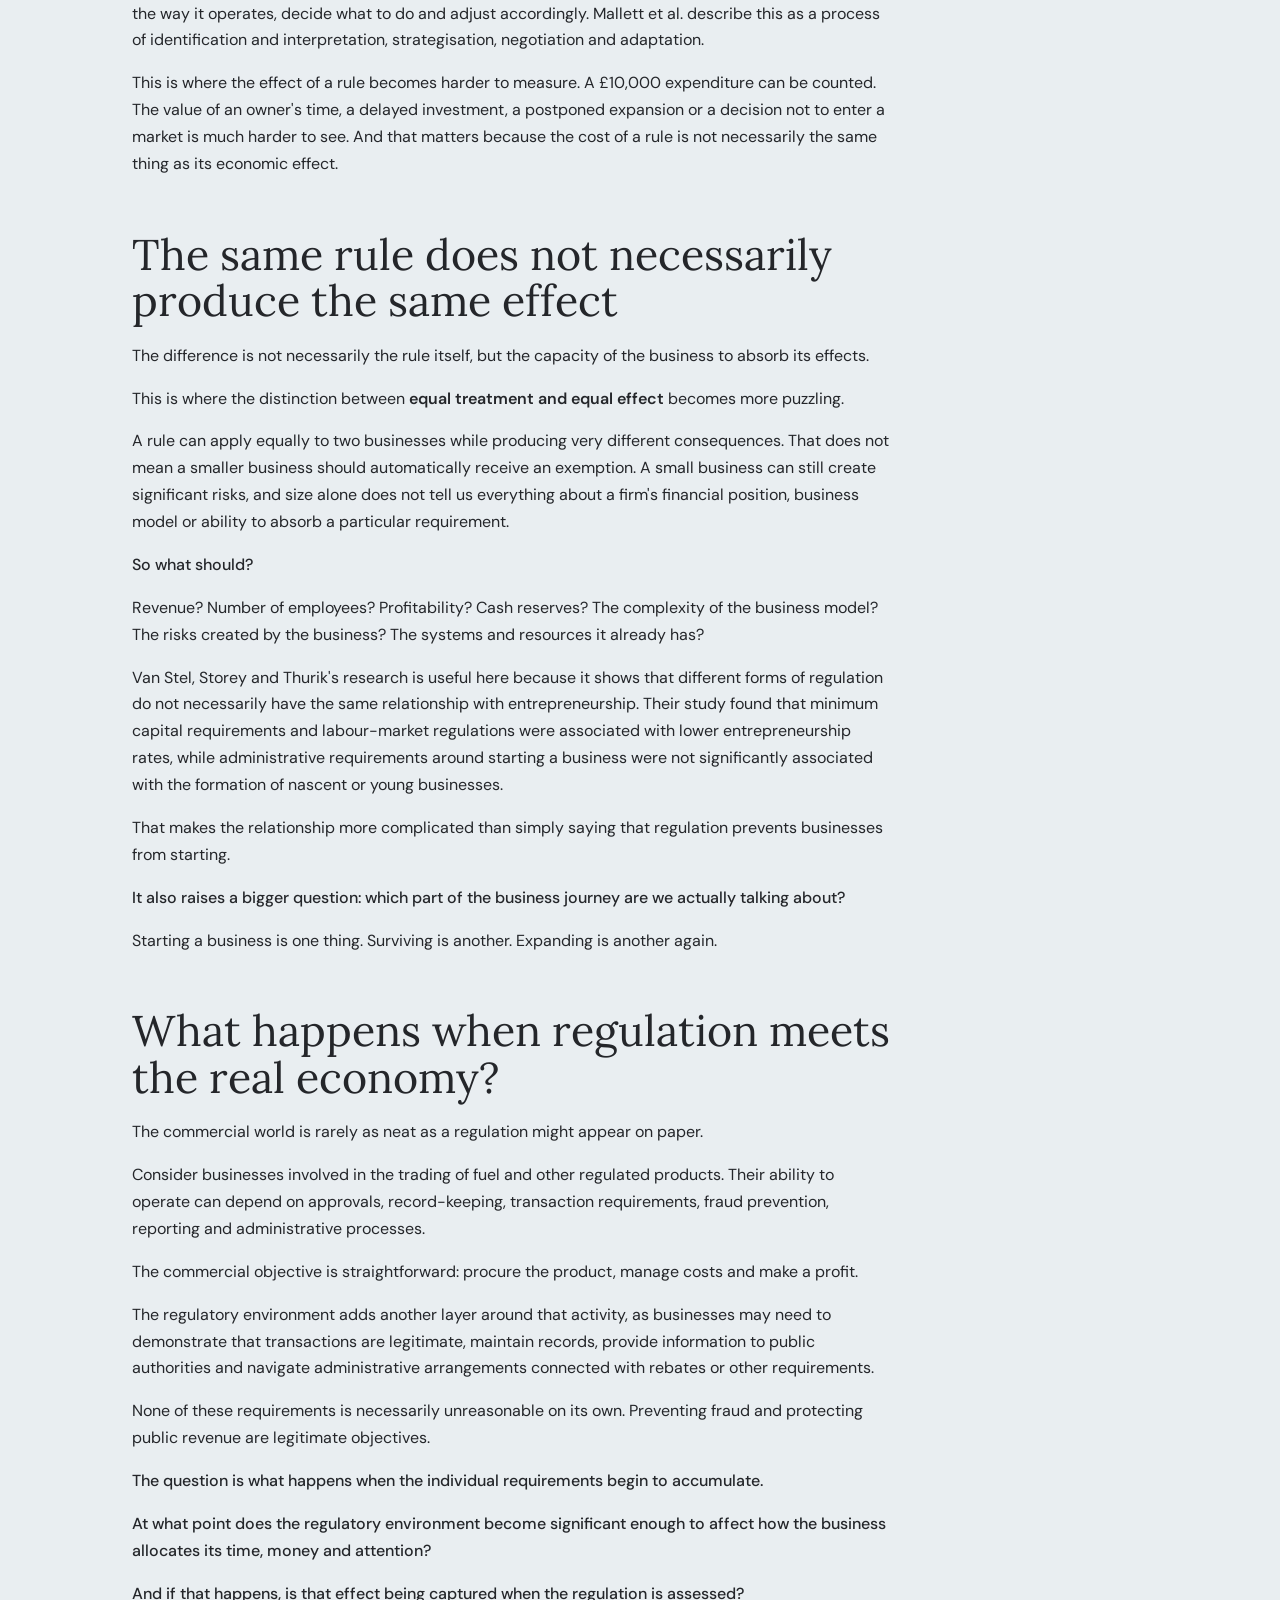
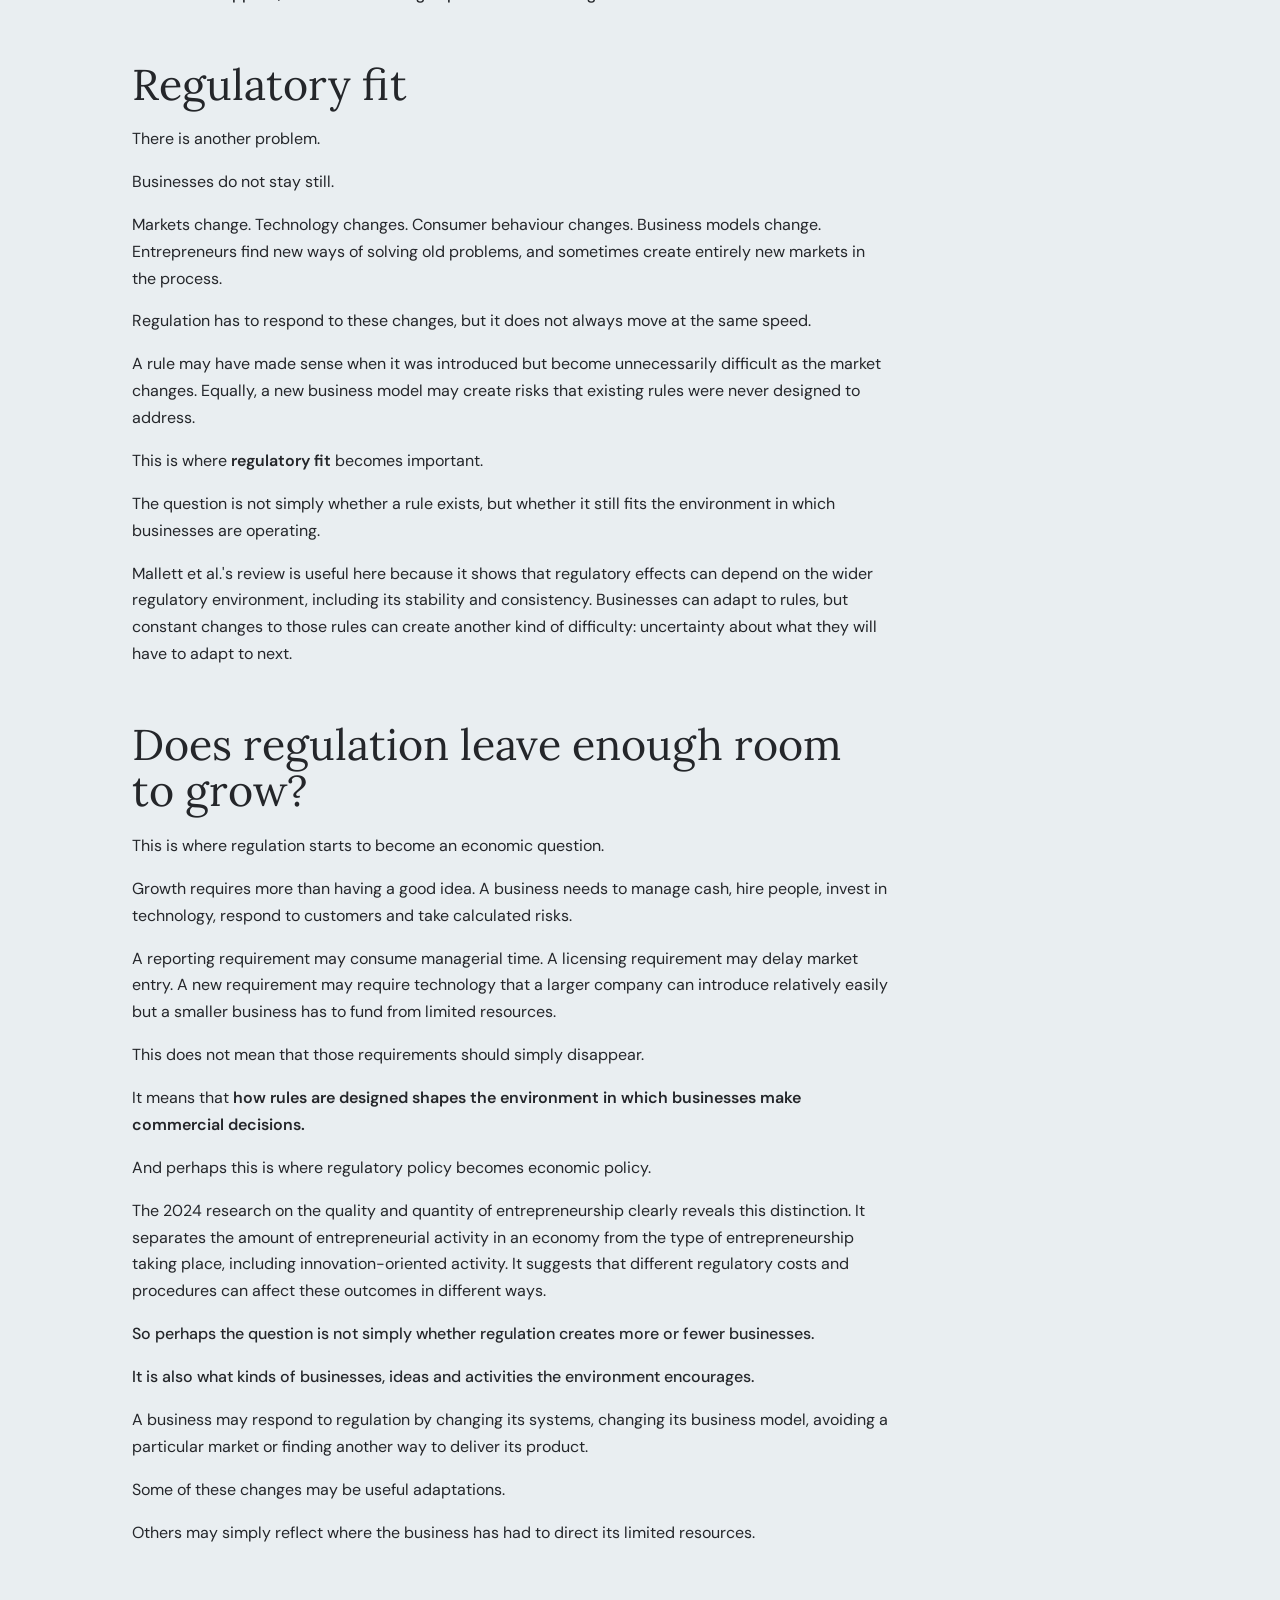
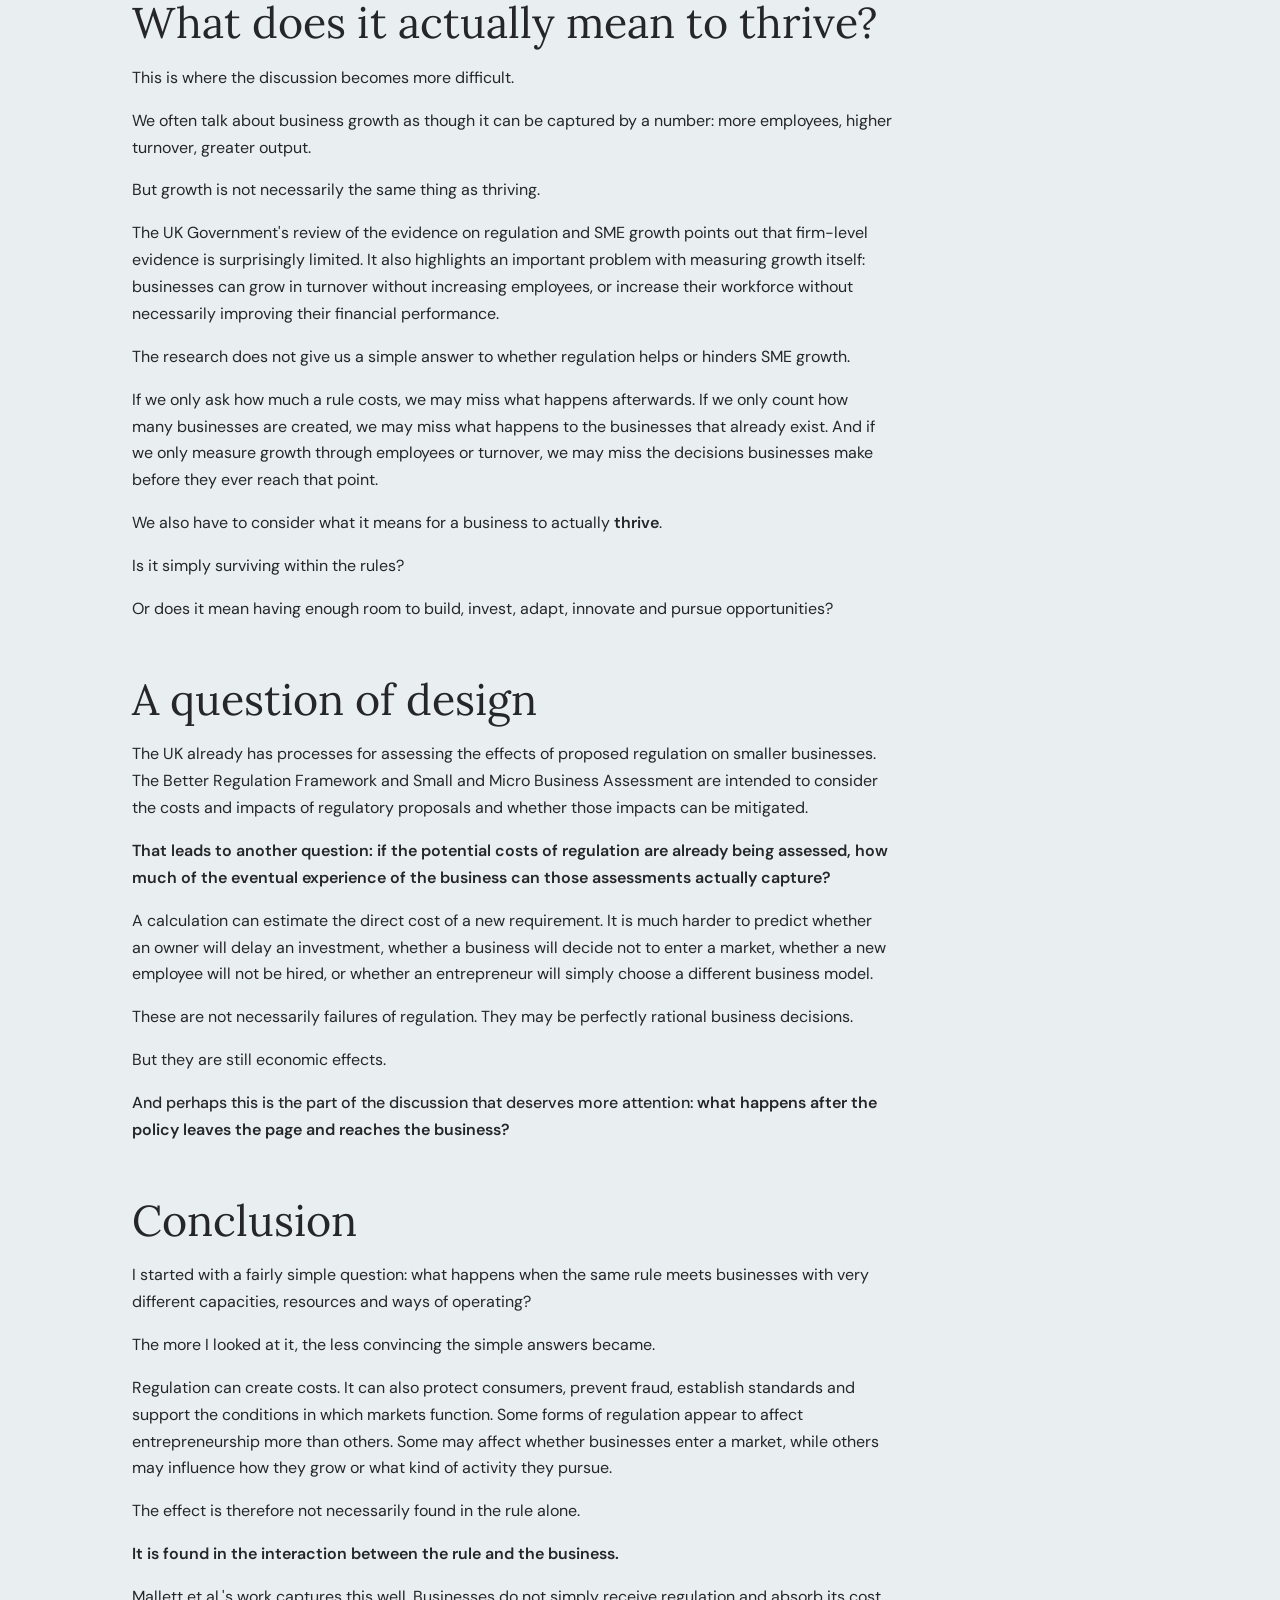
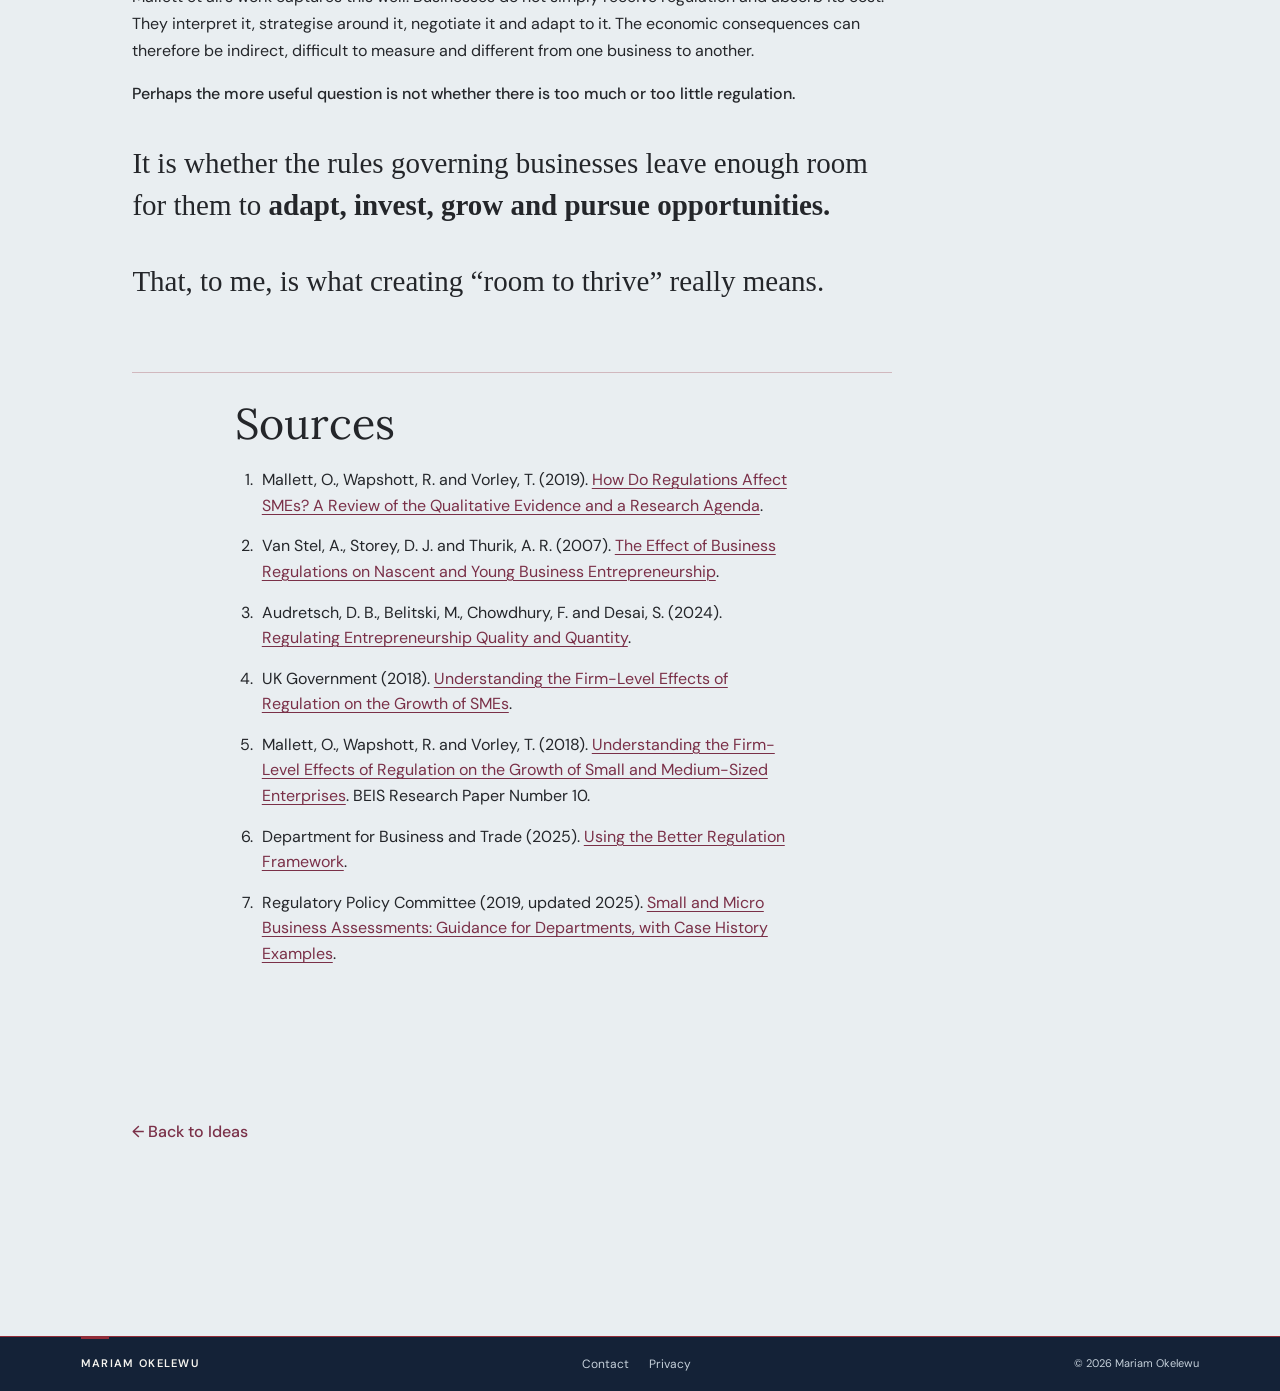
<file: article.html>
<!doctype html>
<html lang="en">
<head>
<meta charset="utf-8">
<meta name="viewport" content="width=device-width,initial-scale=1">
<title>Regulation, Business Growth and the Room to Thrive — Mariam Okelewu</title>
<meta name="description" content="How regulatory and economic policy choices affect smaller and growing businesses.">
<meta property="og:title" content="Regulation, Business Growth and the Room to Thrive — Mariam Okelewu">
<meta property="og:description" content="How regulatory and economic policy choices affect smaller and growing businesses.">
<meta property="og:type" content="website"><meta property="og:url" content="https://mariamokelewu.github.io/article.html"><meta name="twitter:card" content="summary"><meta name="twitter:title" content="Regulation, Business Growth and the Room to Thrive — Mariam Okelewu"><meta name="twitter:description" content="How regulatory and economic policy choices affect smaller and growing businesses.">
<link rel="canonical" href="https://mariamokelewu.github.io/article.html"><meta name="theme-color" content="#e9eef1"><link rel="icon" href="favicon.svg" type="image/svg+xml">
<link rel="preconnect" href="https://fonts.googleapis.com">
<link rel="preconnect" href="https://fonts.gstatic.com" crossorigin>
<link href="https://fonts.googleapis.com/css2?family=DM+Sans:wght@400;500;600;700&family=Lora:wght@400;500;600&display=swap" rel="stylesheet">
<link rel="stylesheet" href="styles.css?v=20261027">
<style>
.article-wrap{max-width:1040px;margin:0 auto;padding:0 0 90px}
.article-header{max-width:900px;margin-bottom:64px}
.article-header h1{max-width:900px}
.article-subtitle{font-family:"Playfair Display",Georgia,serif;font-size:clamp(22px,3vw,31px);line-height:1.35;color:var(--ink,#20242a);max-width:760px;margin:20px 0 24px}
.article-meta{color:var(--muted,#6c7279);font-size:12px;letter-spacing:.12em;text-transform:uppercase}
.article-body{max-width:760px}
.article-body h2{margin-top:54px;margin-bottom:18px}
.article-body p{max-width:760px}
.article-body strong{font-weight:600}
.article-body .question{font-weight:500}
.article-body .closing-thought{font-family:"Playfair Display",Georgia,serif;font-size:clamp(22px,2.5vw,29px);line-height:1.45;margin-top:34px}
.article-sources{max-width:760px;border-top:1px solid var(--line,#d8d5cf);margin-top:70px;padding-top:28px}
.article-sources h2{margin:0 0 20px}
.article-sources ol{margin:0;padding-left:22px}
.article-sources li{margin:0 0 15px;padding-left:5px;line-height:1.6}
.article-sources a{color:var(--burgundy,#7b2434);text-decoration:underline;text-decoration-thickness:1px;text-underline-offset:3px}
.article-back{display:inline-block;margin-top:42px;color:var(--burgundy,#7b2434);font-weight:500;text-decoration:none}
.article-back:hover{text-decoration:underline;text-underline-offset:4px}
@media(max-width:800px){.article-wrap{padding-bottom:65px}.article-header{margin-bottom:48px}.article-body h2{margin-top:44px}.article-sources{margin-top:55px}}
</style>
<script type="application/ld+json">{"@context":"https://schema.org","@type":"Article","headline":"Regulation, Business Growth and the Room to Thrive","description":"How regulatory and economic policy choices affect smaller and growing businesses.","author":{"@type":"Person","name":"Mariam Okelewu","url":"https://mariamokelewu.github.io/"},"mainEntityOfPage":"https://mariamokelewu.github.io/article.html"}</script></head>
<body><a class="skip-link" href="#main-content">Skip to main content</a>
<nav class="nav">
  <a class="logo" href="index.html">MARIAM OKELEWU</a>
  <button class="menu-toggle" type="button" aria-expanded="false" aria-controls="site-menu" aria-label="Open navigation menu"><span></span><span></span><span></span></button>
  <div class="links" id="site-menu"><a href="investigation.html">Investigation</a>
    <a href="about.html">About</a>
    <a href="practice.html">Practice &amp; Perspective</a>
    <a href="work.html">Selected Work</a>
    <a href="ideas.html">Ideas in Motion</a>
    <a href="contact.html">Contact</a>
  </div>
</nav>

<header class="page-hero">
  <div class="kicker">Research &amp; Ideas</div>
  <h1>Regulation, Business Growth and the Room to Thrive</h1>
</header>

<main id="main-content" class="page-content">
<div class="article-wrap">
  <div class="article-header">
    <p class="article-subtitle">How regulatory and economic policy choices affect smaller and growing businesses</p>
    <div class="article-meta">Research &amp; Ideas · Regulation · Business · Economics</div>
  </div>

  <article class="article-body">
    <p>Businesses do not encounter public authorities only when they pay taxes or breach certain rules. They encounter them in the conditions that govern market access and operation, hiring, transacting, raising capital, reporting, expanding and growing.</p>

    <p>I started thinking about this through something quite simple: two businesses can be subject to the same rule and experience it very differently. For a large organisation, a new requirement may be absorbed into systems, processes and teams that already exist. For a smaller business, the same requirement may land with an owner who is also managing sales, employees, cash flow and day-to-day operations.</p>

    <p><strong>The rule is the same. The effect does not have to be.</strong></p>

    <p class="question">So when rules are designed, how much consideration is given to the different capacity businesses have to absorb their effects?</p>

    <p>This becomes more complicated when we move beyond the idea of the small business as a single category. Mallett, Wapshott and Vorley argue that there is no single “small business effect” of regulation because businesses differ in their circumstances and in how they respond to regulatory requirements.</p>

    <p>That made me think about what happens between the creation of a rule and its eventual effect on a business.</p>

    <h2>Regulation is not experienced in the abstract</h2>

    <p>Regulation is often discussed as though the important thing is the rule itself: what it requires, who it applies to and what happens when it is breached.</p>

    <p>Businesses experience something more complicated.</p>

    <p>A business first has to work out which rules apply to it. It then has to understand what they mean for the way it operates, decide what to do and adjust accordingly. Mallett et al. describe this as a process of identification and interpretation, strategisation, negotiation and adaptation.</p>

    <p>This is where the effect of a rule becomes harder to measure. A £10,000 expenditure can be counted. The value of an owner's time, a delayed investment, a postponed expansion or a decision not to enter a market is much harder to see. And that matters because the cost of a rule is not necessarily the same thing as its economic effect.</p>

    <h2>The same rule does not necessarily produce the same effect</h2>

    <p>The difference is not necessarily the rule itself, but the capacity of the business to absorb its effects.</p>

    <p>This is where the distinction between <strong>equal treatment and equal effect</strong> becomes more puzzling.</p>

    <p>A rule can apply equally to two businesses while producing very different consequences. That does not mean a smaller business should automatically receive an exemption. A small business can still create significant risks, and size alone does not tell us everything about a firm's financial position, business model or ability to absorb a particular requirement.</p>

    <p class="question">So what should?</p>

    <p>Revenue? Number of employees? Profitability? Cash reserves? The complexity of the business model? The risks created by the business? The systems and resources it already has?</p>

    <p>Van Stel, Storey and Thurik's research is useful here because it shows that different forms of regulation do not necessarily have the same relationship with entrepreneurship. Their study found that minimum capital requirements and labour-market regulations were associated with lower entrepreneurship rates, while administrative requirements around starting a business were not significantly associated with the formation of nascent or young businesses.</p>

    <p>That makes the relationship more complicated than simply saying that regulation prevents businesses from starting.</p>

    <p class="question">It also raises a bigger question: which part of the business journey are we actually talking about?</p>

    <p>Starting a business is one thing. Surviving is another. Expanding is another again.</p>

    <h2>What happens when regulation meets the real economy?</h2>

    <p>The commercial world is rarely as neat as a regulation might appear on paper.</p>

    <p>Consider businesses involved in the trading of fuel and other regulated products. Their ability to operate can depend on approvals, record-keeping, transaction requirements, fraud prevention, reporting and administrative processes.</p>

    <p>The commercial objective is straightforward: procure the product, manage costs and make a profit.</p>

    <p>The regulatory environment adds another layer around that activity, as businesses may need to demonstrate that transactions are legitimate, maintain records, provide information to public authorities and navigate administrative arrangements connected with rebates or other requirements.</p>

    <p>None of these requirements is necessarily unreasonable on its own. Preventing fraud and protecting public revenue are legitimate objectives.</p>

    <p class="question">The question is what happens when the individual requirements begin to accumulate.</p>

    <p class="question">At what point does the regulatory environment become significant enough to affect how the business allocates its time, money and attention?</p>

    <p class="question">And if that happens, is that effect being captured when the regulation is assessed?</p>

    <h2>Regulatory fit</h2>

    <p>There is another problem.</p>

    <p>Businesses do not stay still.</p>

    <p>Markets change. Technology changes. Consumer behaviour changes. Business models change. Entrepreneurs find new ways of solving old problems, and sometimes create entirely new markets in the process.</p>

    <p>Regulation has to respond to these changes, but it does not always move at the same speed.</p>

    <p>A rule may have made sense when it was introduced but become unnecessarily difficult as the market changes. Equally, a new business model may create risks that existing rules were never designed to address.</p>

    <p>This is where <strong>regulatory fit</strong> becomes important.</p>

    <p>The question is not simply whether a rule exists, but whether it still fits the environment in which businesses are operating.</p>

    <p>Mallett et al.'s review is useful here because it shows that regulatory effects can depend on the wider regulatory environment, including its stability and consistency. Businesses can adapt to rules, but constant changes to those rules can create another kind of difficulty: uncertainty about what they will have to adapt to next.</p>

    <h2>Does regulation leave enough room to grow?</h2>

    <p>This is where regulation starts to become an economic question.</p>

    <p>Growth requires more than having a good idea. A business needs to manage cash, hire people, invest in technology, respond to customers and take calculated risks.</p>

    <p>A reporting requirement may consume managerial time. A licensing requirement may delay market entry. A new requirement may require technology that a larger company can introduce relatively easily but a smaller business has to fund from limited resources.</p>

    <p>This does not mean that those requirements should simply disappear.</p>

    <p>It means that <strong>how rules are designed shapes the environment in which businesses make commercial decisions.</strong></p>

    <p>And perhaps this is where regulatory policy becomes economic policy.</p>

    <p>The 2024 research on the quality and quantity of entrepreneurship clearly reveals this distinction. It separates the amount of entrepreneurial activity in an economy from the type of entrepreneurship taking place, including innovation-oriented activity. It suggests that different regulatory costs and procedures can affect these outcomes in different ways.</p>

    <p class="question">So perhaps the question is not simply whether regulation creates more or fewer businesses.</p>

    <p class="question">It is also what kinds of businesses, ideas and activities the environment encourages.</p>

    <p>A business may respond to regulation by changing its systems, changing its business model, avoiding a particular market or finding another way to deliver its product.</p>

    <p>Some of these changes may be useful adaptations.</p>

    <p>Others may simply reflect where the business has had to direct its limited resources.</p>

    <h2>What does it actually mean to thrive?</h2>

    <p>This is where the discussion becomes more difficult.</p>

    <p>We often talk about business growth as though it can be captured by a number: more employees, higher turnover, greater output.</p>

    <p>But growth is not necessarily the same thing as thriving.</p>

    <p>The UK Government's review of the evidence on regulation and SME growth points out that firm-level evidence is surprisingly limited. It also highlights an important problem with measuring growth itself: businesses can grow in turnover without increasing employees, or increase their workforce without necessarily improving their financial performance.</p>

    <p>The research does not give us a simple answer to whether regulation helps or hinders SME growth.</p>

    <p>If we only ask how much a rule costs, we may miss what happens afterwards. If we only count how many businesses are created, we may miss what happens to the businesses that already exist. And if we only measure growth through employees or turnover, we may miss the decisions businesses make before they ever reach that point.</p>

    <p>We also have to consider what it means for a business to actually <strong>thrive</strong>.</p>

    <p>Is it simply surviving within the rules?</p>

    <p>Or does it mean having enough room to build, invest, adapt, innovate and pursue opportunities?</p>

    <h2>A question of design</h2>

    <p>The UK already has processes for assessing the effects of proposed regulation on smaller businesses. The Better Regulation Framework and Small and Micro Business Assessment are intended to consider the costs and impacts of regulatory proposals and whether those impacts can be mitigated.</p>

    <p class="question"><strong>That leads to another question: if the potential costs of regulation are already being assessed, how much of the eventual experience of the business can those assessments actually capture?</strong></p>

    <p>A calculation can estimate the direct cost of a new requirement. It is much harder to predict whether an owner will delay an investment, whether a business will decide not to enter a market, whether a new employee will not be hired, or whether an entrepreneur will simply choose a different business model.</p>

    <p>These are not necessarily failures of regulation. They may be perfectly rational business decisions.</p>

    <p>But they are still economic effects.</p>

    <p class="question">And perhaps this is the part of the discussion that deserves more attention: <strong>what happens after the policy leaves the page and reaches the business?</strong></p>

    <h2>Conclusion</h2>

    <p>I started with a fairly simple question: what happens when the same rule meets businesses with very different capacities, resources and ways of operating?</p>

    <p>The more I looked at it, the less convincing the simple answers became.</p>

    <p>Regulation can create costs. It can also protect consumers, prevent fraud, establish standards and support the conditions in which markets function. Some forms of regulation appear to affect entrepreneurship more than others. Some may affect whether businesses enter a market, while others may influence how they grow or what kind of activity they pursue.</p>

    <p>The effect is therefore not necessarily found in the rule alone.</p>

    <p><strong>It is found in the interaction between the rule and the business.</strong></p>

    <p>Mallett et al.'s work captures this well. Businesses do not simply receive regulation and absorb its cost. They interpret it, strategise around it, negotiate it and adapt to it. The economic consequences can therefore be indirect, difficult to measure and different from one business to another.</p>

    <p class="question">Perhaps the more useful question is not whether there is too much or too little regulation.</p>

    <p class="closing-thought">It is whether the rules governing businesses leave enough room for them to <strong>adapt, invest, grow and pursue opportunities.</strong></p>

    <p class="closing-thought">That, to me, is what creating “room to thrive” really means.</p>
  </article>

  <section class="article-sources" aria-labelledby="sources-heading">
    <h2 id="sources-heading">Sources</h2>
    <ol>
      <li>Mallett, O., Wapshott, R. and Vorley, T. (2019). <a href="https://onlinelibrary.wiley.com/doi/full/10.1111/ijmr.12191" target="_blank" rel="noopener noreferrer">How Do Regulations Affect SMEs? A Review of the Qualitative Evidence and a Research Agenda</a>.</li>
      <li>Van Stel, A., Storey, D. J. and Thurik, A. R. (2007). <a href="https://link.springer.com/article/10.1007/s11187-006-9014-1" target="_blank" rel="noopener noreferrer">The Effect of Business Regulations on Nascent and Young Business Entrepreneurship</a>.</li>
      <li>Audretsch, D. B., Belitski, M., Chowdhury, F. and Desai, S. (2024). <a href="https://www.sciencedirect.com/science/article/pii/S0048733323002263" target="_blank" rel="noopener noreferrer">Regulating Entrepreneurship Quality and Quantity</a>.</li>
      <li>UK Government (2018). <a href="https://www.gov.uk/government/publications/small-business-growth-impacts-of-regulation" target="_blank" rel="noopener noreferrer">Understanding the Firm-Level Effects of Regulation on the Growth of SMEs</a>.</li>
      <li>Mallett, O., Wapshott, R. and Vorley, T. (2018). <a href="https://assets.publishing.service.gov.uk/government/uploads/system/uploads/attachment_data/file/712010/sme-growth-regulation.pdf" target="_blank" rel="noopener noreferrer">Understanding the Firm-Level Effects of Regulation on the Growth of Small and Medium-Sized Enterprises</a>. BEIS Research Paper Number 10.</li>
      <li>Department for Business and Trade (2025). <a href="https://www.gov.uk/government/collections/using-the-better-regulation-framework" target="_blank" rel="noopener noreferrer">Using the Better Regulation Framework</a>.</li>
      <li>Regulatory Policy Committee (2019, updated 2025). <a href="https://assets.publishing.service.gov.uk/media/6915abc5db01ecfcf96fc8af/RPC_Case_Histories_-_SaMBA_Sept_2025.pdf" target="_blank" rel="noopener noreferrer">Small and Micro Business Assessments: Guidance for Departments, with Case History Examples</a>.</li>
    </ol>
  </section>

  <a class="article-back" href="ideas.html">← Back to Ideas</a>
</div>
</main>

<footer class="site-footer">
  <div class="site-footer-inner">
    <a class="site-footer-brand" href="index.html">MARIAM OKELEWU</a>
    <nav class="site-footer-nav" aria-label="Footer links">
      <a href="contact.html">Contact</a>
      <a href="privacy.html">Privacy</a>
    </nav>
    <span class="site-footer-copy">© 2026 Mariam Okelewu</span>
  </div>
</footer>


<script>(function(){const b=document.querySelector('.menu-toggle'),m=document.getElementById('site-menu');if(!b||!m)return;b.addEventListener('click',function(){const open=m.classList.toggle('open');b.setAttribute('aria-expanded',String(open));b.setAttribute('aria-label',open?'Close navigation menu':'Open navigation menu');});m.querySelectorAll('a').forEach(function(a){a.addEventListener('click',function(){m.classList.remove('open');b.setAttribute('aria-expanded','false');b.setAttribute('aria-label','Open navigation menu');});});})();</script>

</body>
</html>
</file>
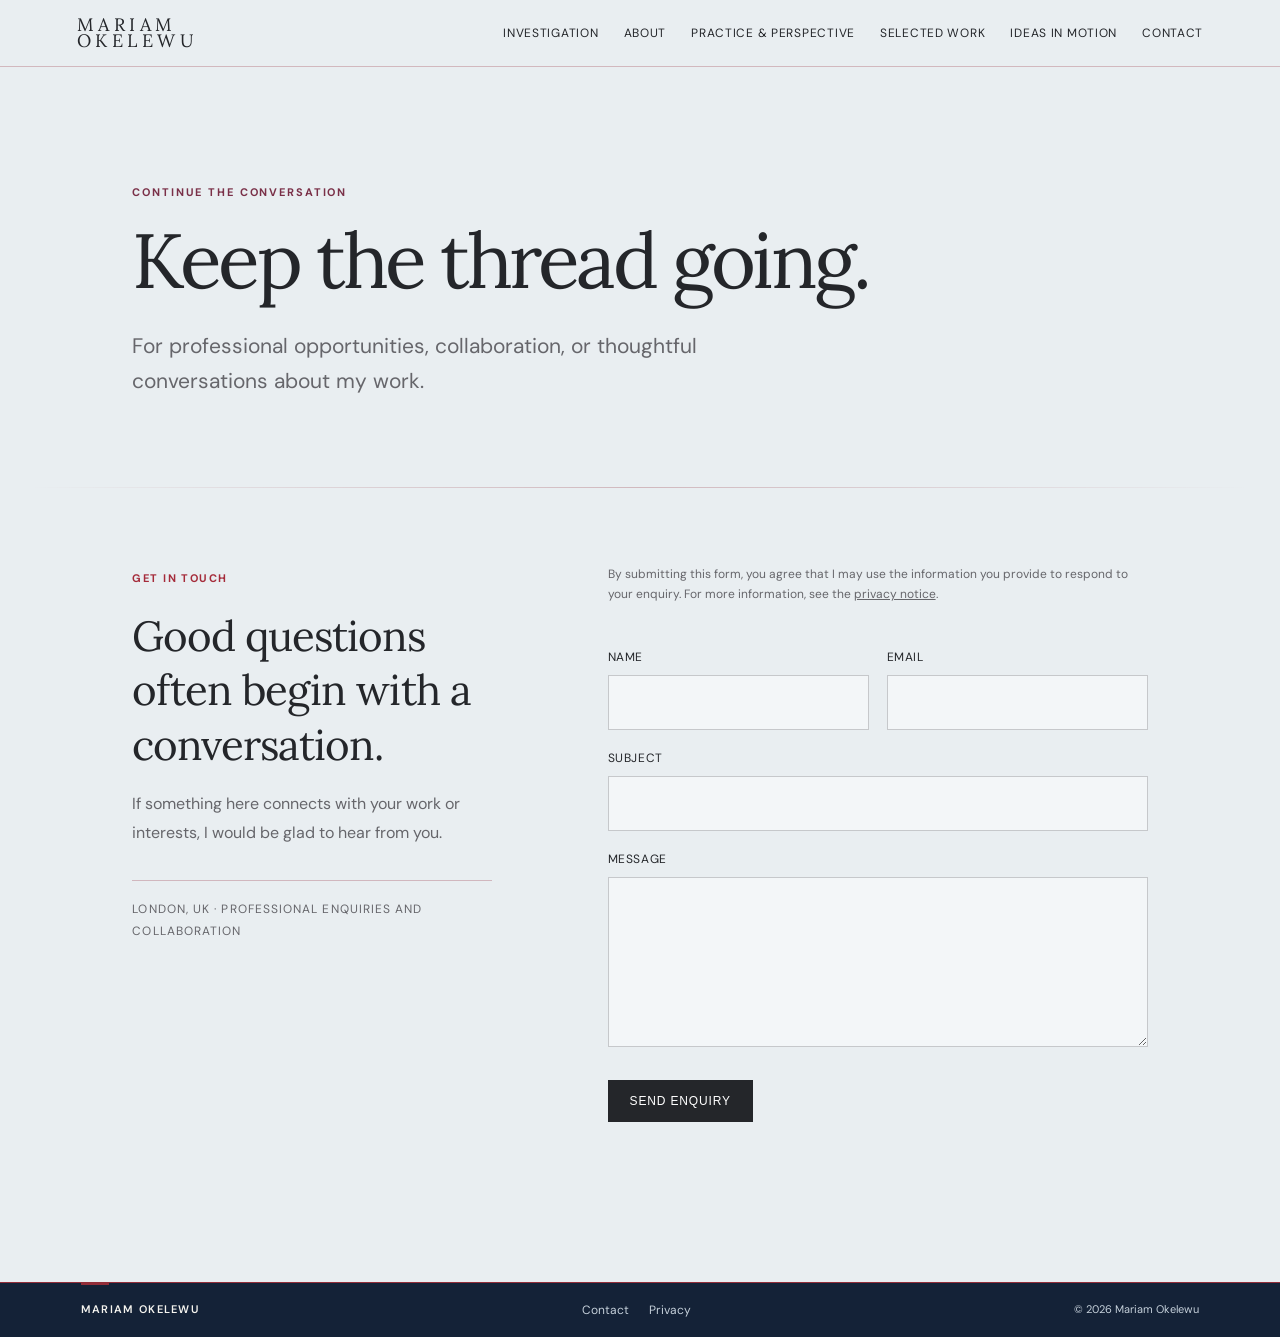
<file: contact.html>
<!doctype html><html lang="en"><head><meta charset="utf-8"><meta name="viewport" content="width=device-width,initial-scale=1"><title>Contact — Mariam Okelewu</title><meta name="description" content="Contact Mariam Okelewu for professional opportunities, collaboration and thoughtful conversations about her work."><meta property="og:title" content="Contact — Mariam Okelewu"><meta property="og:description" content="Contact Mariam Okelewu for professional opportunities, collaboration and thoughtful conversations about her work."><meta property="og:type" content="website"><meta property="og:url" content="https://mariamokelewu.github.io/contact.html"><meta name="twitter:card" content="summary"><meta name="twitter:title" content="Contact — Mariam Okelewu"><meta name="twitter:description" content="Contact Mariam Okelewu for professional opportunities, collaboration and thoughtful conversations about her work."><link rel="canonical" href="https://mariamokelewu.github.io/contact.html"><meta name="theme-color" content="#e9eef1"><link rel="icon" href="favicon.svg" type="image/svg+xml"><link rel="preconnect" href="https://fonts.googleapis.com"><link rel="preconnect" href="https://fonts.gstatic.com" crossorigin><link href="https://fonts.googleapis.com/css2?family=DM+Sans:wght@400;500;600;700&family=Lora:wght@400;500;600&display=swap" rel="stylesheet"><link rel="stylesheet" href="styles.css?v=20261027"></head><body><a class="skip-link" href="#main-content">Skip to main content</a><nav class="nav"><a class="logo" href="index.html">MARIAM OKELEWU</a><button class="menu-toggle" type="button" aria-expanded="false" aria-controls="site-menu" aria-label="Open navigation menu"><span></span><span></span><span></span></button><div class="links" id="site-menu"><a href="investigation.html">Investigation</a><a href="about.html">About</a><a href="practice.html">Practice &amp; Perspective</a><a href="work.html">Selected Work</a><a href="ideas.html">Ideas in Motion</a><a href="contact.html" aria-current="page">Contact</a></div></nav><header class="page-hero contact-hero"><div class="kicker">Continue the conversation</div><h1>Keep the thread going.</h1><p class="hero-deck">For professional opportunities, collaboration, or thoughtful conversations about my work.</p></header>
<main id="main-content" class="page-content contact-page"><div class="contact-layout"><div class="contact-aside"><span class="eyebrow">Get in touch</span><h2>Good questions often begin with a conversation.</h2><p>If something here connects with your work or interests, I would be glad to hear from you.</p><p class="contact-aside-note">London, UK · Professional enquiries and collaboration</p></div><div class="contact-form-wrap"><p class="form-note">By submitting this form, you agree that I may use the information you provide to respond to your enquiry. For more information, see the <a href="privacy.html">privacy notice</a>.</p><form class="form" id="contact-form" method="POST" action="https://usebasin.com/f/55bf38d4d0a9" data-basin-form data-basin-success-action="render"><div class="form-row"><div><label for="name">Name</label><input id="name" name="name" required autocomplete="name"></div><div><label for="email">Email</label><input id="email" type="email" name="email" required autocomplete="email"></div></div><label for="subject">Subject</label><input id="subject" name="subject" required autocomplete="off"><label for="message">Message</label><textarea id="message" name="message" required minlength="20"></textarea><input type="text" name="_gotcha" tabindex="-1" autocomplete="off" style="display:none"><button class="button" type="submit">Send enquiry</button></form><p class="meta w-form-done" role="status" aria-live="polite" style="display:none;">Thank you — your message has been sent.</p><p class="meta w-form-fail" role="alert" aria-live="assertive" style="display:none;">Something went wrong. Please try again.</p></div></div></main><script src="https://js.usebasin.com/v2.11.1.min.js" defer></script><footer class="site-footer">
  <div class="site-footer-inner">
    <a class="site-footer-brand" href="index.html">MARIAM OKELEWU</a>
    <nav class="site-footer-nav" aria-label="Footer links">
      <a href="contact.html">Contact</a>
      <a href="privacy.html">Privacy</a>
    </nav>
    <span class="site-footer-copy">© 2026 Mariam Okelewu</span>
  </div>
</footer><script>(function(){const b=document.querySelector('.menu-toggle'),m=document.getElementById('site-menu');if(!b||!m)return;b.addEventListener('click',function(){const open=m.classList.toggle('open');b.setAttribute('aria-expanded',String(open));b.setAttribute('aria-label',open?'Close navigation menu':'Open navigation menu');});m.querySelectorAll('a').forEach(function(a){a.addEventListener('click',function(){m.classList.remove('open');b.setAttribute('aria-expanded','false');b.setAttribute('aria-label','Open navigation menu');});});})();</script></body></html>
</file>
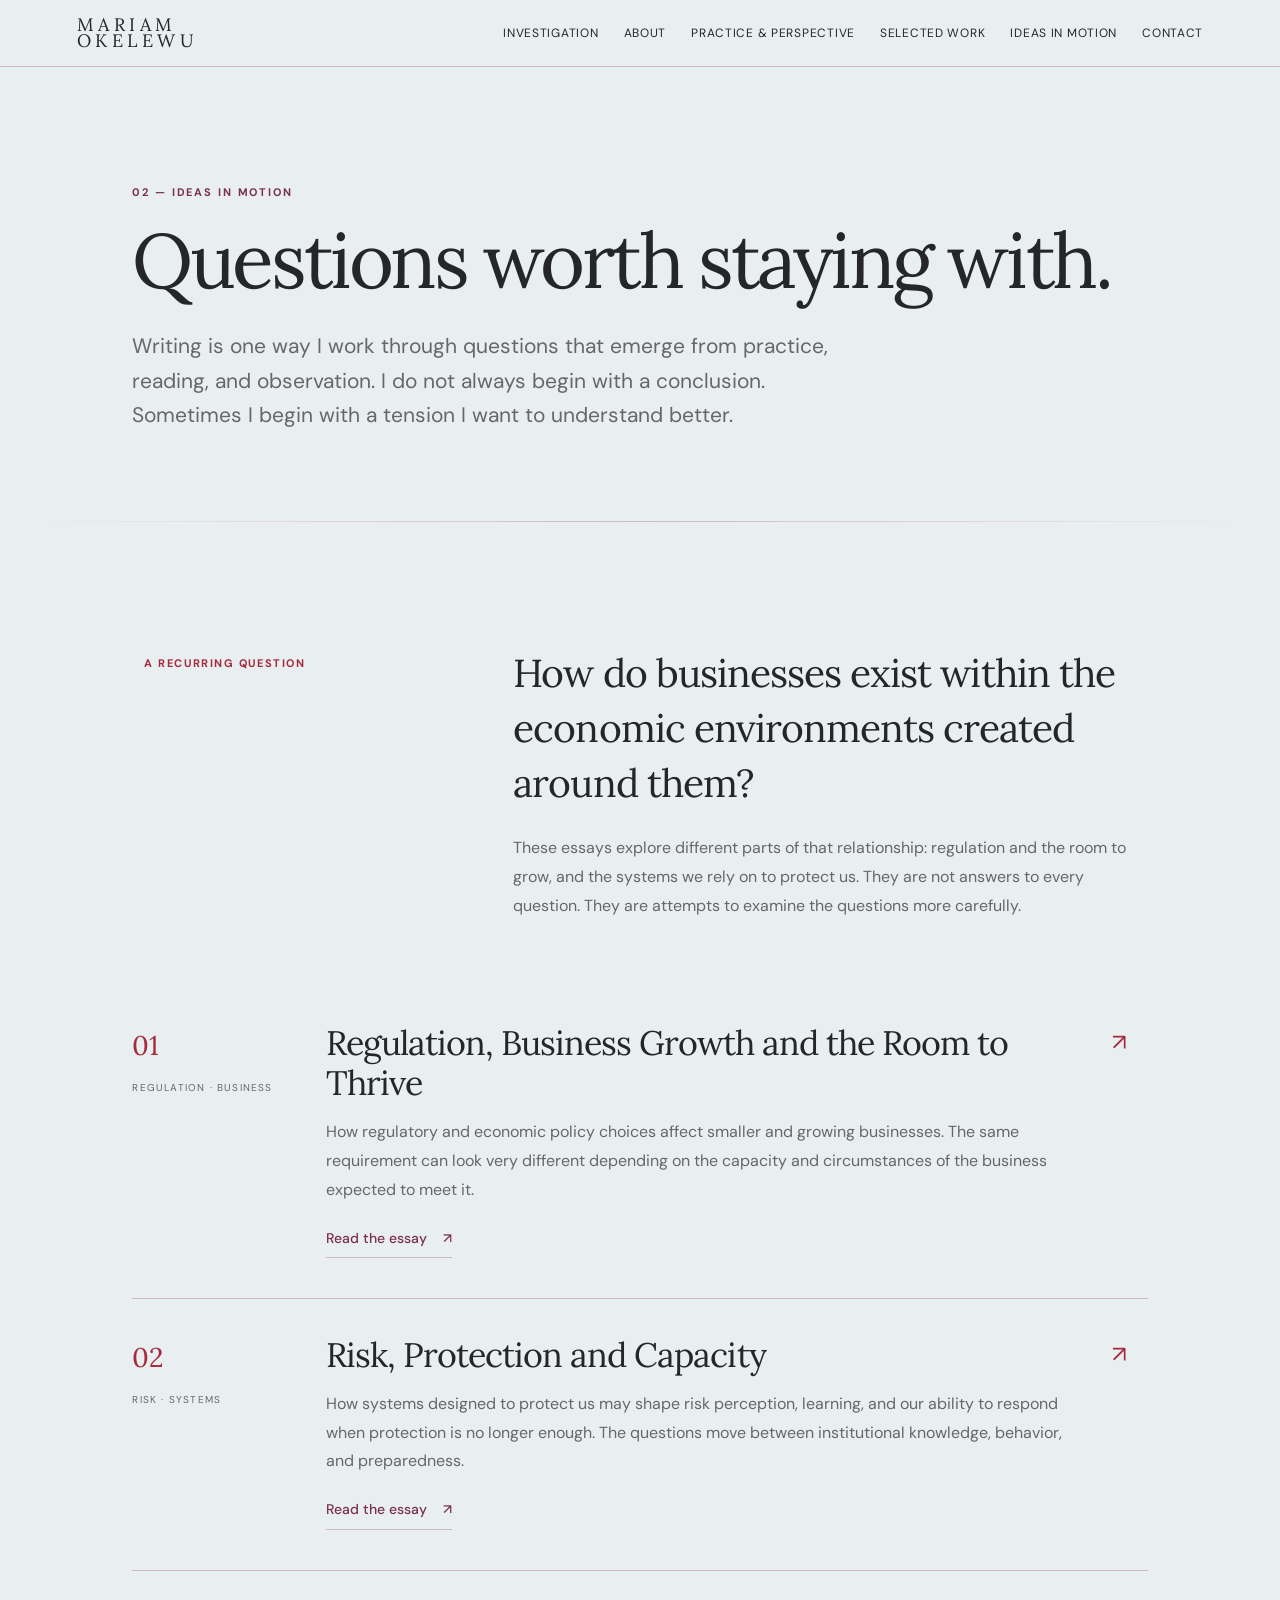
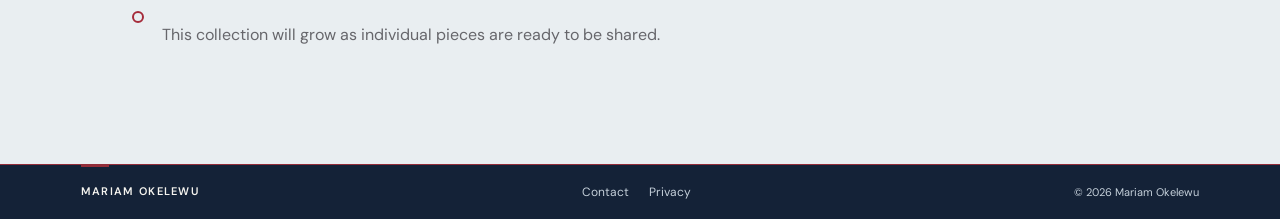
<file: ideas.html>
<!DOCTYPE html>
<html lang="en"><head><meta charset="utf-8"/><meta content="width=device-width,initial-scale=1" name="viewport"/><title>Ideas in Motion — Mariam Okelewu</title><meta content="Research-led writing on regulation, business growth, economics and public policy by Mariam Okelewu." name="description"/><meta content="Ideas in Motion — Mariam Okelewu" property="og:title"/><meta content="Research-led writing on regulation, business growth, economics and public policy." property="og:description"/><meta content="website" property="og:type"/><meta content="https://mariamokelewu.github.io/ideas.html" property="og:url"/><meta content="summary" name="twitter:card"/><meta content="Ideas in Motion — Mariam Okelewu" name="twitter:title"/><meta content="Research-led writing on regulation, business growth, economics and public policy by Mariam Okelewu." name="twitter:description"/><link href="https://mariamokelewu.github.io/ideas.html" rel="canonical"/><meta content="#e9eef1" name="theme-color"/><link href="favicon.svg" rel="icon" type="image/svg+xml"/><link href="https://fonts.googleapis.com" rel="preconnect"/><link crossorigin="" href="https://fonts.gstatic.com" rel="preconnect"/><link href="https://fonts.googleapis.com/css2?family=DM+Sans:wght@400;500;600;700&amp;family=Lora:wght@400;500;600&amp;display=swap" rel="stylesheet"/><link href="styles.css?v=20261027" rel="stylesheet"/><style>.ideas-read{color:var(--burgundy,#7b2434);font-weight:500;text-decoration:none}.ideas-read:hover{text-decoration:underline;text-underline-offset:4px}</style></head><body><a class="skip-link" href="#main-content">Skip to main content</a><nav class="nav"><a class="logo" href="index.html">MARIAM OKELEWU</a><button aria-controls="site-menu" aria-expanded="false" class="menu-toggle" type="button">Menu</button><div class="links" id="site-menu"><a href="investigation.html">Investigation</a><a href="about.html">About</a><a href="practice.html">Practice &amp; Perspective</a><a href="work.html">Selected Work</a><a aria-current="page" href="ideas.html">Ideas in Motion</a><a href="contact.html">Contact</a></div></nav><header class="page-hero ideas-hero"><div class="kicker">02 — Ideas in Motion</div><h1>Questions worth staying with.</h1><p class="hero-deck">Writing is one way I work through questions that emerge from practice, reading, and observation. I do not always begin with a conclusion. Sometimes I begin with a tension I want to understand better.</p></header>
<main id="main-content" class="page-content ideas-page"><div class="ideas-opening"><span class="eyebrow">A recurring question</span><p class="ideas-quote">How do businesses exist within the economic environments created around them?</p><p>These essays explore different parts of that relationship: regulation and the room to grow, and the systems we rely on to protect us. They are not answers to every question. They are attempts to examine the questions more carefully.</p></div>
<div class="ideas-list"><article class="idea-entry"><div class="idea-index">01 <span>Regulation · Business</span></div><div class="idea-body"><h2>Regulation, Business Growth and the Room to Thrive</h2><p>How regulatory and economic policy choices affect smaller and growing businesses. The same requirement can look very different depending on the capacity and circumstances of the business expected to meet it.</p><a class="ideas-read" href="article.html">Read the essay <span aria-hidden="true">↗</span></a></div><div class="idea-mark" aria-hidden="true">↗</div></article>
<article class="idea-entry"><div class="idea-index">02 <span>Risk · Systems</span></div><div class="idea-body"><h2>Risk, Protection and Capacity</h2><p>How systems designed to protect us may shape risk perception, learning, and our ability to respond when protection is no longer enough. The questions move between institutional knowledge, behavior, and preparedness.</p><a class="ideas-read" href="risk-protection-and-capacity.html">Read the essay <span aria-hidden="true">↗</span></a></div><div class="idea-mark" aria-hidden="true">↗</div></article></div>
<div class="ideas-footer-note"><span class="thread-dot"></span><p>This collection will grow as individual pieces are ready to be shared.</p></div></main><footer class="site-footer">
  <div class="site-footer-inner">
    <a class="site-footer-brand" href="index.html">MARIAM OKELEWU</a>
    <nav class="site-footer-nav" aria-label="Footer links">
      <a href="contact.html">Contact</a>
      <a href="privacy.html">Privacy</a>
    </nav>
    <span class="site-footer-copy">© 2026 Mariam Okelewu</span>
  </div>
</footer><script>(function(){const b=document.querySelector('.menu-toggle'),m=document.getElementById('site-menu');if(!b||!m)return;b.addEventListener('click',function(){const open=m.classList.toggle('open');b.setAttribute('aria-expanded',String(open));b.setAttribute('aria-label',open?'Close navigation menu':'Open navigation menu');});m.querySelectorAll('a').forEach(function(a){a.addEventListener('click',function(){m.classList.remove('open');b.setAttribute('aria-expanded','false');b.setAttribute('aria-label','Open navigation menu');});});})();</script></body></html>
</file>
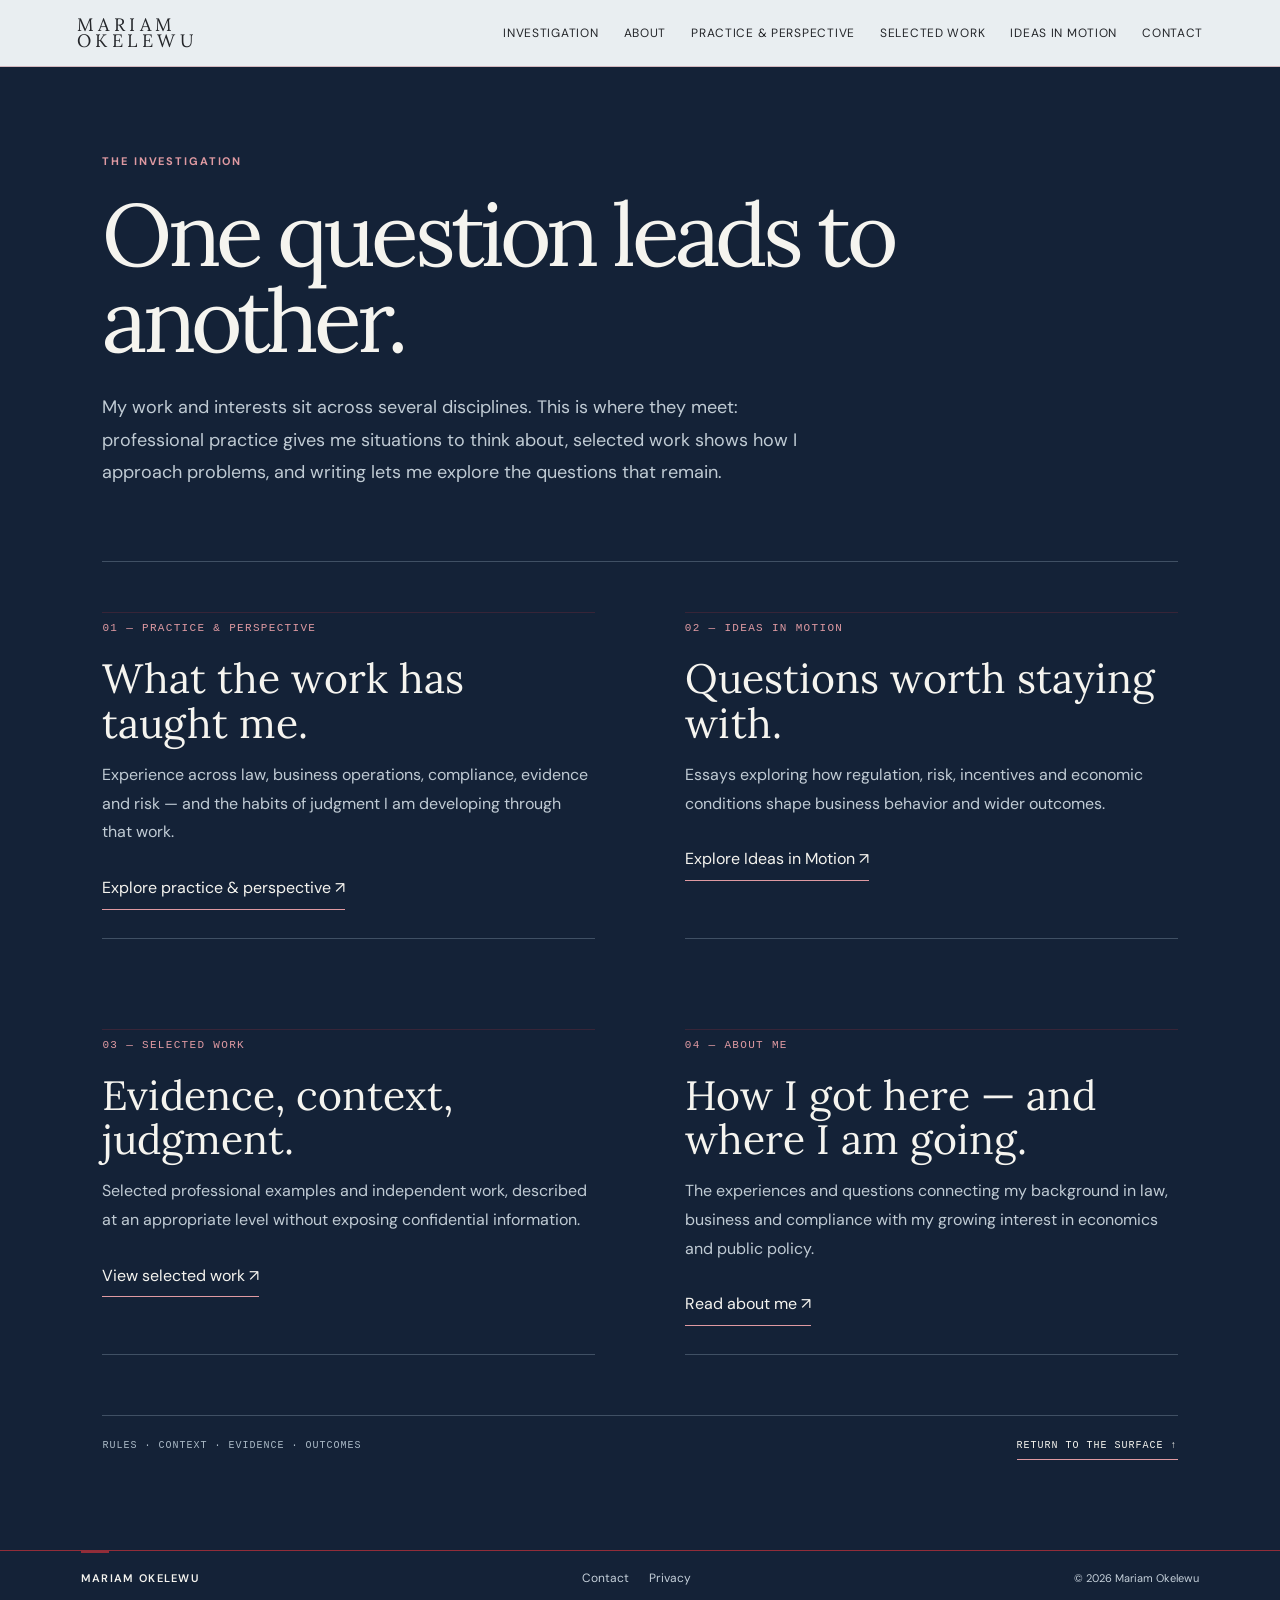
<file: investigation.html>
<!doctype html><html lang="en"><head><meta charset="utf-8"><meta name="viewport" content="width=device-width,initial-scale=1"><title>Investigation — Mariam Okelewu</title><meta name="description" content="Follow the questions connecting professional practice, selected work, and writing on regulation, business, risk, economics and public policy."><meta property="og:title" content="Investigation — Mariam Okelewu"><meta property="og:description" content="A route through the work, the questions, and the thinking behind them."><meta property="og:type" content="website"><meta property="og:url" content="https://mariamokelewu.github.io/investigation.html"><link rel="canonical" href="https://mariamokelewu.github.io/investigation.html"><meta name="theme-color" content="#142237"><link rel="icon" href="favicon.svg" type="image/svg+xml"><link rel="preconnect" href="https://fonts.googleapis.com"><link rel="preconnect" href="https://fonts.gstatic.com" crossorigin><link href="https://fonts.googleapis.com/css2?family=DM+Sans:wght@400;500;600;700&family=Lora:wght@400;500;600&display=swap" rel="stylesheet"><link rel="stylesheet" href="styles.css?v=20261027"></head><body><a class="skip-link" href="#main-content">Skip to main content</a><nav class="nav"><a class="logo" href="index.html">MARIAM OKELEWU</a><button class="menu-toggle" type="button" aria-expanded="false" aria-controls="site-menu" aria-label="Open navigation menu"><span></span><span></span><span></span></button><div class="links" id="site-menu"><a href="investigation.html" aria-current="page">Investigation</a><a href="about.html">About</a><a href="practice.html">Practice &amp; Perspective</a><a href="work.html">Selected Work</a><a href="ideas.html">Ideas in Motion</a><a href="contact.html">Contact</a></div></nav><main id="main-content" class="investigation-page"><header class="investigation-hero"><div class="kicker">The investigation</div><h1>One question leads to another.</h1><p>My work and interests sit across several disciplines. This is where they meet: professional practice gives me situations to think about, selected work shows how I approach problems, and writing lets me explore the questions that remain.</p></header><div class="investigation-columns"><section class="investigation-item"><span class="num">01 — PRACTICE &amp; PERSPECTIVE</span><h2>What the work has taught me.</h2><p>Experience across law, business operations, compliance, evidence and risk — and the habits of judgment I am developing through that work.</p><a href="practice.html">Explore practice &amp; perspective ↗</a></section><section class="investigation-item"><span class="num">02 — IDEAS IN MOTION</span><h2>Questions worth staying with.</h2><p>Essays exploring how regulation, risk, incentives and economic conditions shape business behavior and wider outcomes.</p><a href="ideas.html">Explore Ideas in Motion ↗</a></section><section class="investigation-item"><span class="num">03 — SELECTED WORK</span><h2>Evidence, context, judgment.</h2><p>Selected professional examples and independent work, described at an appropriate level without exposing confidential information.</p><a href="work.html">View selected work ↗</a></section><section class="investigation-item"><span class="num">04 — ABOUT ME</span><h2>How I got here — and where I am going.</h2><p>The experiences and questions connecting my background in law, business and compliance with my growing interest in economics and public policy.</p><a href="about.html">Read about me ↗</a></section></div><div class="investigation-thread"><span>Rules · context · evidence · outcomes</span><a class="thread-return" href="index.html">Return to the surface ↑</a></div></main><footer class="site-footer">
  <div class="site-footer-inner">
    <a class="site-footer-brand" href="index.html">MARIAM OKELEWU</a>
    <nav class="site-footer-nav" aria-label="Footer links">
      <a href="contact.html">Contact</a>
      <a href="privacy.html">Privacy</a>
    </nav>
    <span class="site-footer-copy">© 2026 Mariam Okelewu</span>
  </div>
</footer><script>(function(){const b=document.querySelector('.menu-toggle'),m=document.getElementById('site-menu');if(!b||!m)return;b.addEventListener('click',function(){const open=m.classList.toggle('open');b.setAttribute('aria-expanded',String(open));b.setAttribute('aria-label',open?'Close navigation menu':'Open navigation menu');});m.querySelectorAll('a').forEach(function(a){a.addEventListener('click',function(){m.classList.remove('open');b.setAttribute('aria-expanded','false');b.setAttribute('aria-label','Open navigation menu');});});})();</script></body></html>
</file>
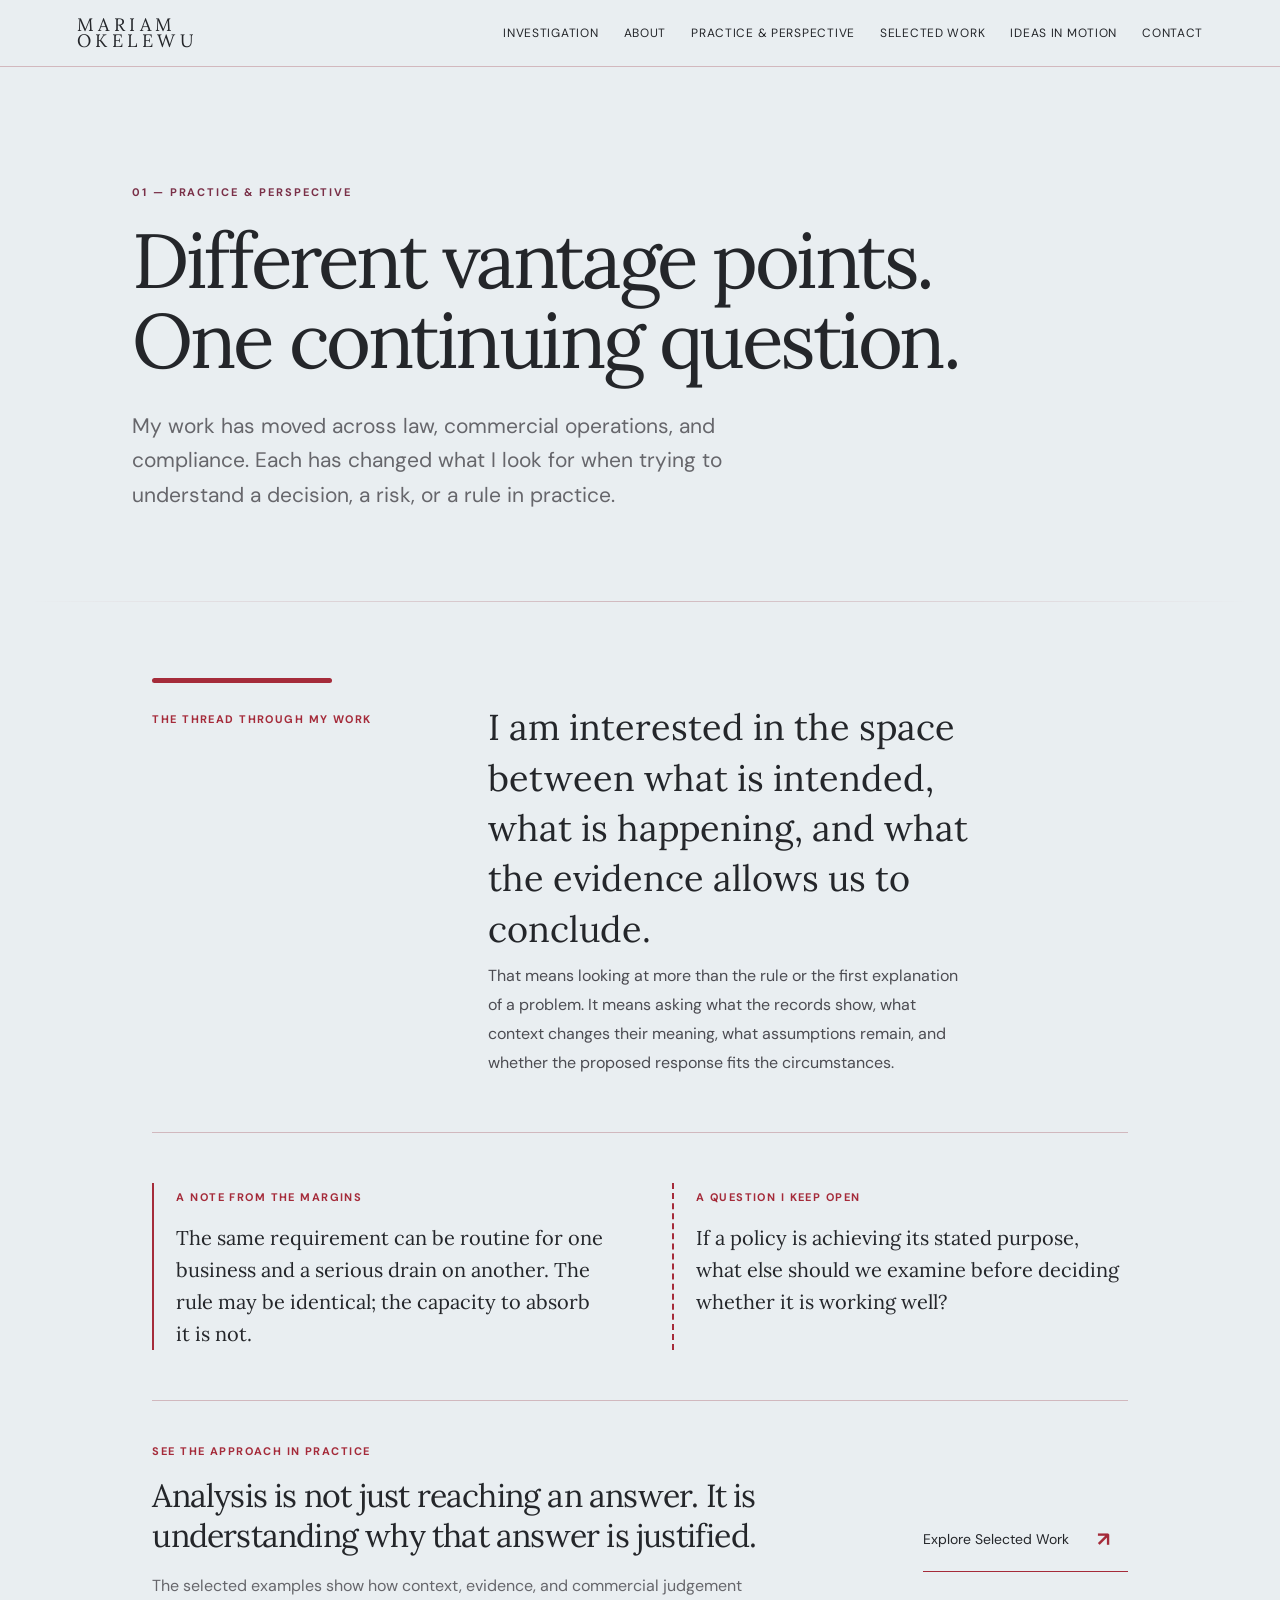
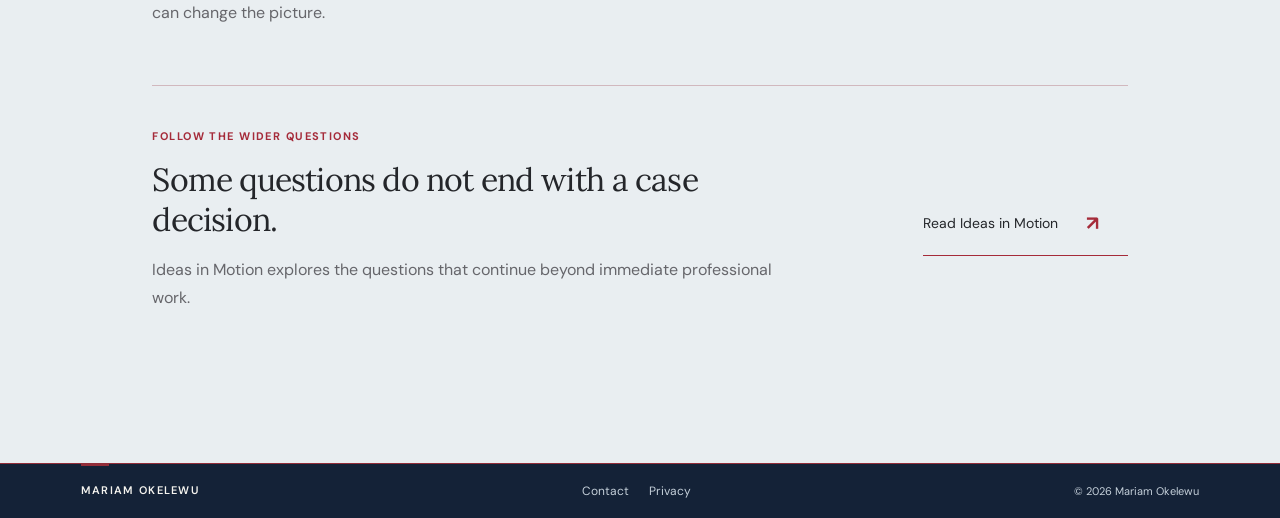
<file: practice.html>
<!doctype html><html lang="en"><head><meta charset="utf-8"><meta name="viewport" content="width=device-width,initial-scale=1"><title>Practice &amp; Perspective — Mariam Okelewu</title><meta name="description" content="How Mariam Okelewu approaches risk assessment, regulation, business analysis and commercial decision-making."><meta property="og:title" content="Practice &amp; Perspective — Mariam Okelewu"><meta property="og:description" content="How Mariam Okelewu approaches risk assessment, regulation, business analysis and commercial decision-making."><meta property="og:type" content="website"><meta property="og:url" content="https://mariamokelewu.github.io/practice.html"><meta name="twitter:card" content="summary"><meta name="twitter:title" content="Practice &amp; Perspective — Mariam Okelewu"><meta name="twitter:description" content="How Mariam Okelewu approaches risk assessment, regulation, business analysis and commercial decision-making."><link rel="canonical" href="https://mariamokelewu.github.io/practice.html"><meta name="theme-color" content="#e9eef1"><link rel="icon" href="favicon.svg" type="image/svg+xml"><link rel="preconnect" href="https://fonts.googleapis.com"><link rel="preconnect" href="https://fonts.gstatic.com" crossorigin><link href="https://fonts.googleapis.com/css2?family=DM+Sans:wght@400;500;600;700&family=Lora:wght@400;500;600&display=swap" rel="stylesheet"><link rel="stylesheet" href="styles.css?v=20261027"></head><body><a class="skip-link" href="#main-content">Skip to main content</a><nav class="nav"><a class="logo" href="index.html">MARIAM OKELEWU</a><button class="menu-toggle" type="button" aria-expanded="false" aria-controls="site-menu" aria-label="Open navigation menu"><span></span><span></span><span></span></button><div class="links" id="site-menu"><a href="investigation.html">Investigation</a><a href="about.html">About</a><a href="practice.html" aria-current="page">Practice &amp; Perspective</a><a href="work.html">Selected Work</a><a href="ideas.html">Ideas in Motion</a><a href="contact.html">Contact</a></div></nav><header class="page-hero practice-hero"><div class="kicker">01 — Practice &amp; Perspective</div><h1>Different vantage points. One continuing question.</h1><p class="hero-deck">My work has moved across law, commercial operations, and compliance. Each has changed what I look for when trying to understand a decision, a risk, or a rule in practice.</p></header>
<main id="main-content" class="page-content practice-page"><section class="practice-intro"><div class="eyebrow">The thread through my work</div><div class="practice-intro-copy"><p class="practice-lead">I am interested in the space between what is intended, what is happening, and what the evidence allows us to conclude.</p><p>That means looking at more than the rule or the first explanation of a problem. It means asking what the records show, what context changes their meaning, what assumptions remain, and whether the proposed response fits the circumstances.</p></div></section>
<section class="practice-notes"><div class="annotation"><span class="annotation-label">A note from the margins</span><p>The same requirement can be routine for one business and a serious drain on another. The rule may be identical; the capacity to absorb it is not.</p></div><div class="annotation annotation-question"><span class="annotation-label">A question I keep open</span><p>If a policy is achieving its stated purpose, what else should we examine before deciding whether it is working well?</p></div></section>
<section class="practice-next"><div><span class="eyebrow">See the approach in practice</span><h2>Analysis is not just reaching an answer. It is understanding why that answer is justified.</h2><p>The selected examples show how context, evidence, and commercial judgement can change the picture.</p></div><a class="thread-link" href="work.html"><span>Explore Selected Work</span><b>↗</b></a></section>
<section class="practice-next practice-next-secondary"><div><span class="eyebrow">Follow the wider questions</span><h2>Some questions do not end with a case decision.</h2><p>Ideas in Motion explores the questions that continue beyond immediate professional work.</p></div><a class="thread-link" href="ideas.html"><span>Read Ideas in Motion</span><b>↗</b></a></section></main><footer class="site-footer">
  <div class="site-footer-inner">
    <a class="site-footer-brand" href="index.html">MARIAM OKELEWU</a>
    <nav class="site-footer-nav" aria-label="Footer links">
      <a href="contact.html">Contact</a>
      <a href="privacy.html">Privacy</a>
    </nav>
    <span class="site-footer-copy">© 2026 Mariam Okelewu</span>
  </div>
</footer><script>(function(){const b=document.querySelector('.menu-toggle'),m=document.getElementById('site-menu');if(!b||!m)return;b.addEventListener('click',function(){const open=m.classList.toggle('open');b.setAttribute('aria-expanded',String(open));b.setAttribute('aria-label',open?'Close navigation menu':'Open navigation menu');});m.querySelectorAll('a').forEach(function(a){a.addEventListener('click',function(){m.classList.remove('open');b.setAttribute('aria-expanded','false');b.setAttribute('aria-label','Open navigation menu');});});})();</script></body></html>
</file>
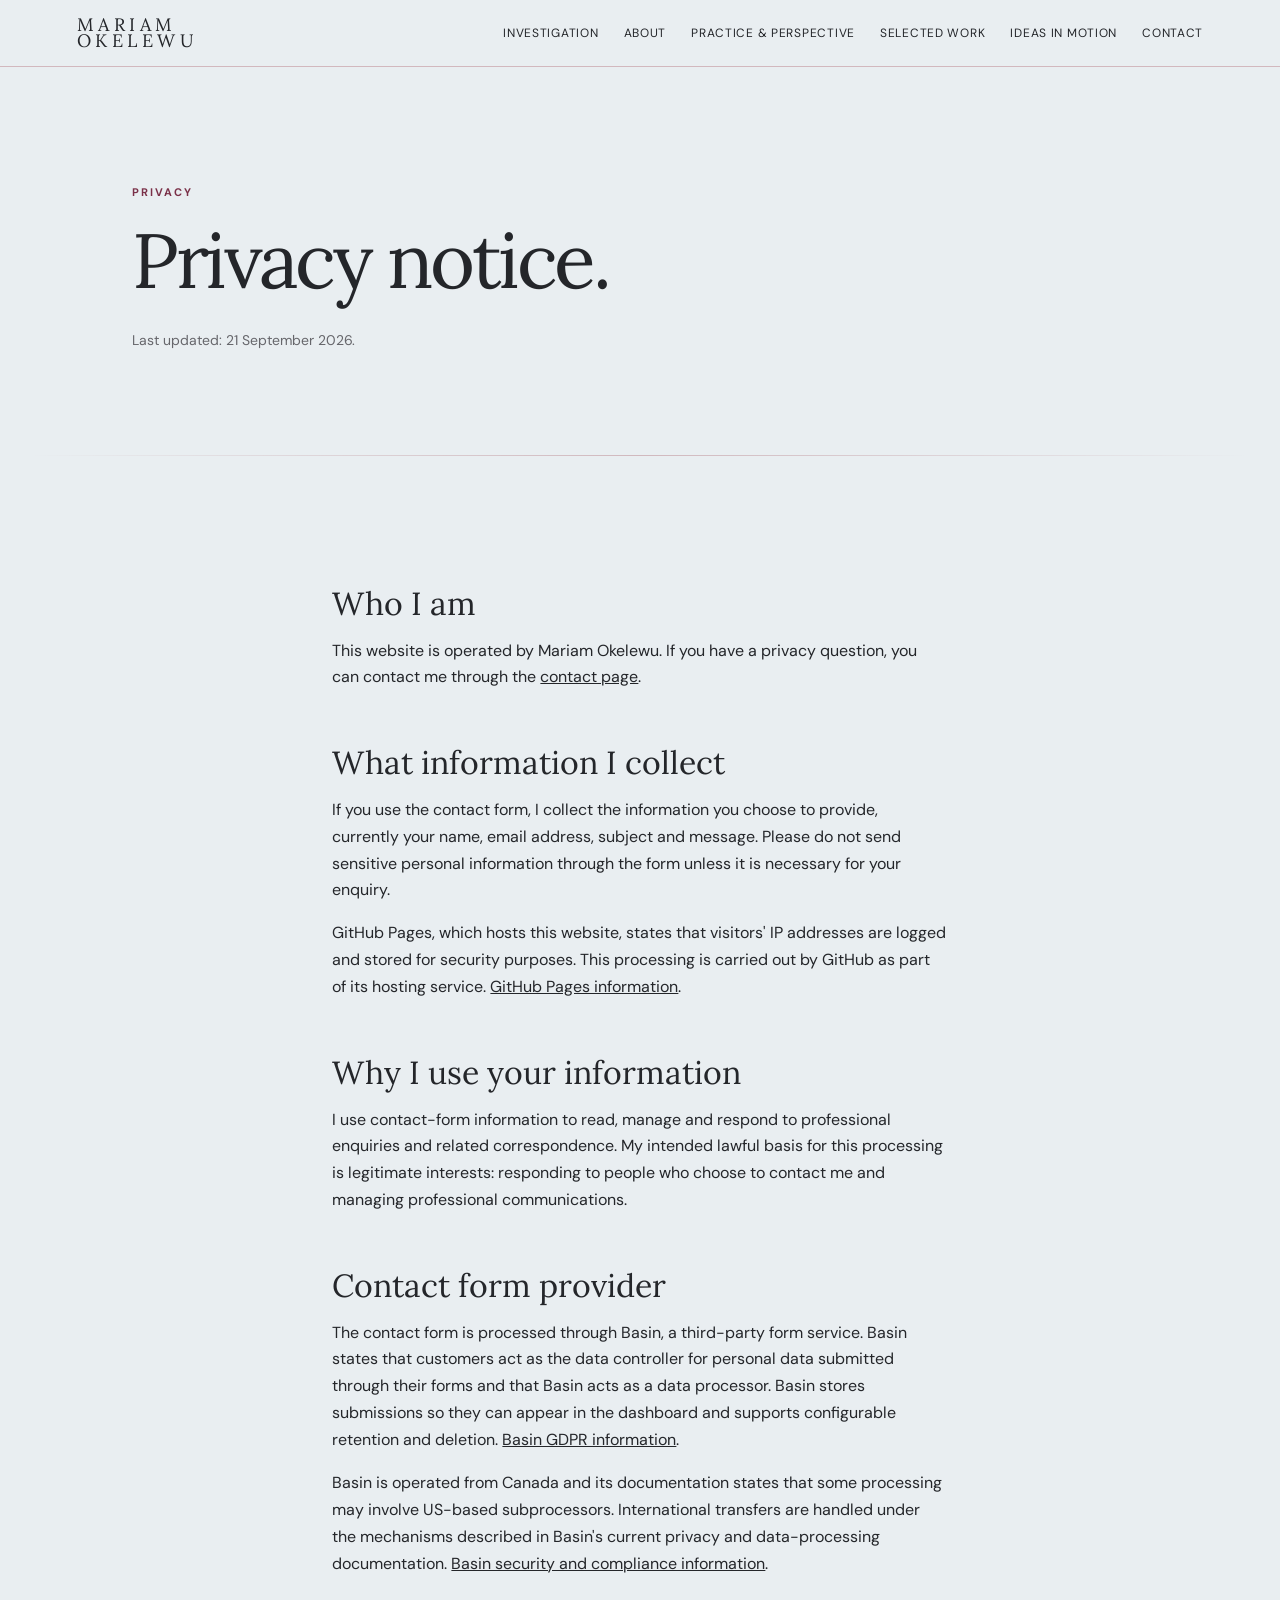
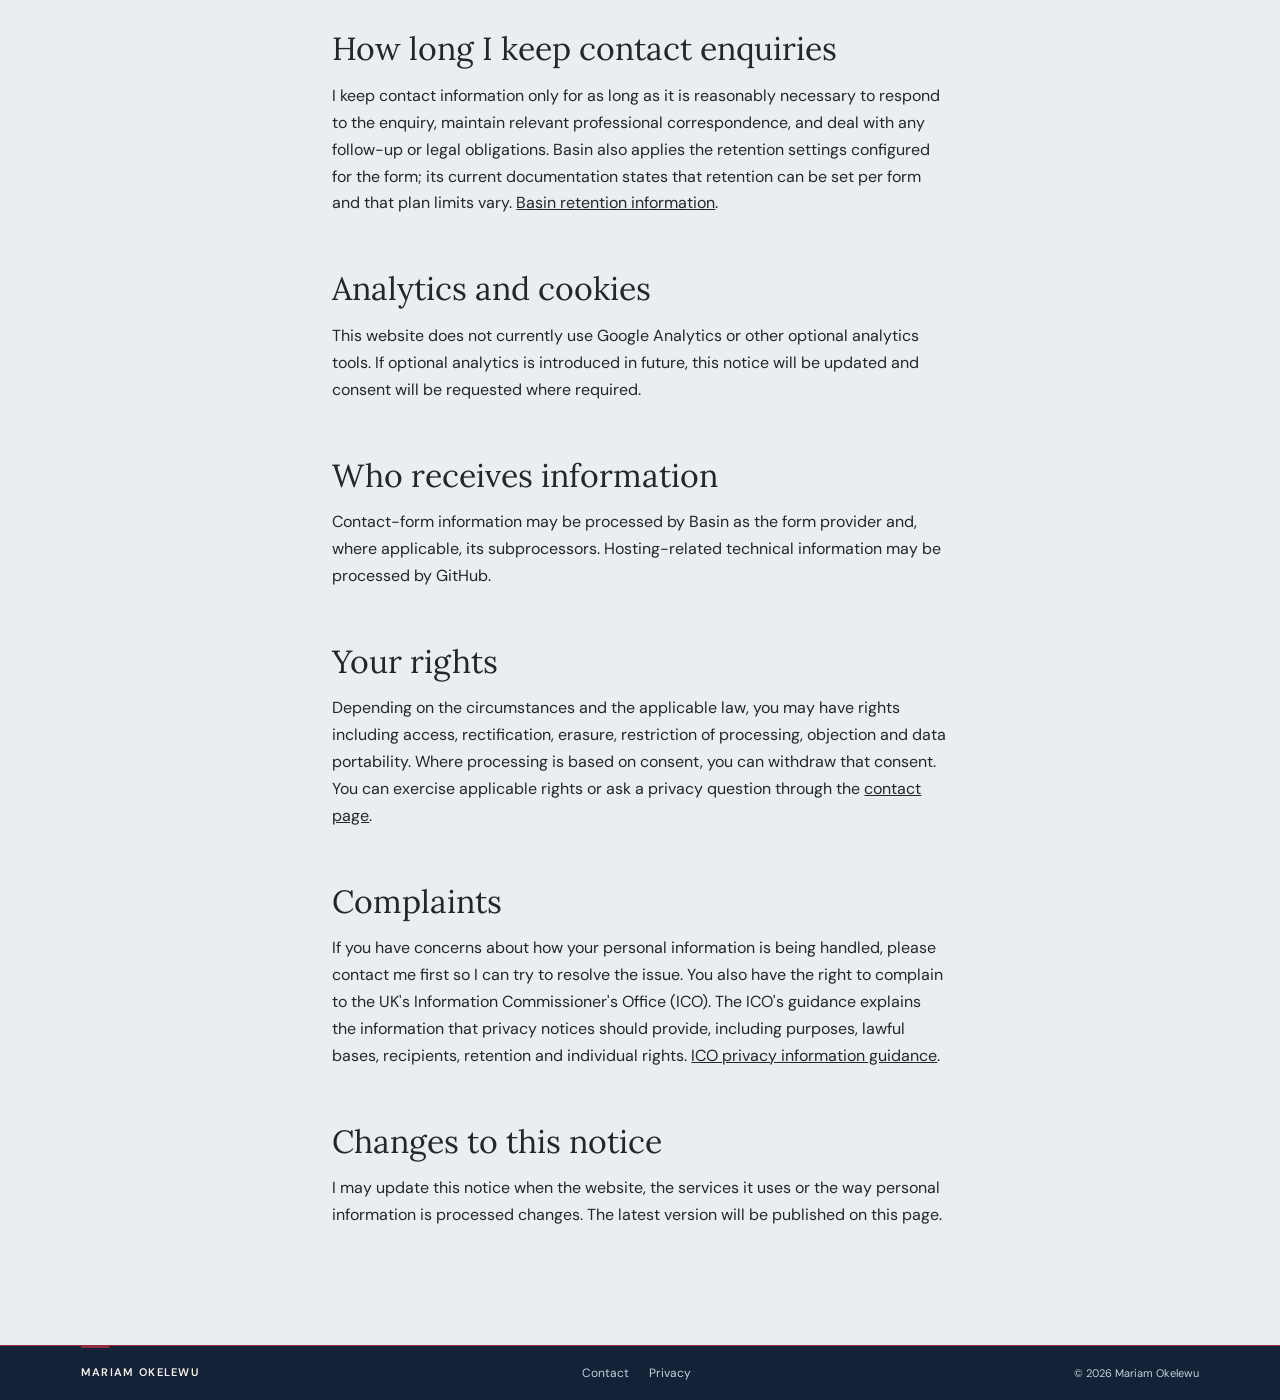
<file: privacy.html>
<!doctype html>
<html lang="en">
<head>
<meta charset="utf-8">
<meta name="viewport" content="width=device-width,initial-scale=1">
<title>Privacy Notice — Mariam Okelewu</title>
<meta name="description" content="Privacy notice for the Mariam Okelewu professional portfolio website.">
<meta property="og:title" content="Privacy Notice — Mariam Okelewu">
<meta property="og:description" content="Privacy notice for the Mariam Okelewu professional portfolio website.">
<meta property="og:type" content="website">
<meta property="og:url" content="https://mariamokelewu.github.io/privacy.html">
<meta name="twitter:card" content="summary">
<meta name="twitter:title" content="Privacy Notice — Mariam Okelewu">
<meta name="twitter:description" content="Privacy notice for the Mariam Okelewu professional portfolio website.">
<link rel="canonical" href="https://mariamokelewu.github.io/privacy.html">
<meta name="theme-color" content="#e9eef1">
<link rel="icon" href="favicon.svg" type="image/svg+xml">
<link rel="preconnect" href="https://fonts.googleapis.com"><link rel="preconnect" href="https://fonts.gstatic.com" crossorigin>
<link href="https://fonts.googleapis.com/css2?family=DM+Sans:wght@400;500;600;700&family=Lora:wght@400;500;600&display=swap" rel="stylesheet">
<link rel="stylesheet" href="styles.css?v=20261027">
</head>
<body><a class="skip-link" href="#main-content">Skip to main content</a>
<nav class="nav"><a class="logo" href="index.html">MARIAM OKELEWU</a><button class="menu-toggle" type="button" aria-expanded="false" aria-controls="site-menu" aria-label="Open navigation menu"><span></span><span></span><span></span></button><div class="links" id="site-menu"><a href="investigation.html">Investigation</a><a href="about.html">About</a><a href="practice.html">Practice &amp; Perspective</a><a href="work.html">Selected Work</a><a href="ideas.html">Ideas in Motion</a><a href="contact.html">Contact</a></div></nav>
<header class="page-hero"><div class="kicker">Privacy</div><h1>Privacy notice.</h1><p class="meta">Last updated: 21 September 2026.</p></header>
<main id="main-content" class="page-content prose">
<h2>Who I am</h2><p>This website is operated by Mariam Okelewu. If you have a privacy question, you can contact me through the <a href="contact.html">contact page</a>.</p>
<h2>What information I collect</h2><p>If you use the contact form, I collect the information you choose to provide, currently your name, email address, subject and message. Please do not send sensitive personal information through the form unless it is necessary for your enquiry.</p><p>GitHub Pages, which hosts this website, states that visitors' IP addresses are logged and stored for security purposes. This processing is carried out by GitHub as part of its hosting service. <a href="https://docs.github.com/en/pages/getting-started-with-github-pages/what-is-github-pages" target="_blank" rel="noopener noreferrer">GitHub Pages information</a>.</p>
<h2>Why I use your information</h2><p>I use contact-form information to read, manage and respond to professional enquiries and related correspondence. My intended lawful basis for this processing is legitimate interests: responding to people who choose to contact me and managing professional communications.</p>
<h2>Contact form provider</h2><p>The contact form is processed through Basin, a third-party form service. Basin states that customers act as the data controller for personal data submitted through their forms and that Basin acts as a data processor. Basin stores submissions so they can appear in the dashboard and supports configurable retention and deletion. <a href="https://usebasin.com/gdpr" target="_blank" rel="noopener noreferrer">Basin GDPR information</a>.</p><p>Basin is operated from Canada and its documentation states that some processing may involve US-based subprocessors. International transfers are handled under the mechanisms described in Basin's current privacy and data-processing documentation. <a href="https://docs.usebasin.com/faq/" target="_blank" rel="noopener noreferrer">Basin security and compliance information</a>.</p>
<h2>How long I keep contact enquiries</h2><p>I keep contact information only for as long as it is reasonably necessary to respond to the enquiry, maintain relevant professional correspondence, and deal with any follow-up or legal obligations. Basin also applies the retention settings configured for the form; its current documentation states that retention can be set per form and that plan limits vary. <a href="https://docs.usebasin.com/advanced-features/data-storage/" target="_blank" rel="noopener noreferrer">Basin retention information</a>.</p>
<h2>Analytics and cookies</h2><p>This website does not currently use Google Analytics or other optional analytics tools. If optional analytics is introduced in future, this notice will be updated and consent will be requested where required.</p><h2>Who receives information</h2><p>Contact-form information may be processed by Basin as the form provider and, where applicable, its subprocessors. Hosting-related technical information may be processed by GitHub.</p>
<h2>Your rights</h2><p>Depending on the circumstances and the applicable law, you may have rights including access, rectification, erasure, restriction of processing, objection and data portability. Where processing is based on consent, you can withdraw that consent. You can exercise applicable rights or ask a privacy question through the <a href="contact.html">contact page</a>.</p>
<h2>Complaints</h2><p>If you have concerns about how your personal information is being handled, please contact me first so I can try to resolve the issue. You also have the right to complain to the UK's Information Commissioner's Office (ICO). The ICO's guidance explains the information that privacy notices should provide, including purposes, lawful bases, recipients, retention and individual rights. <a href="https://ico.org.uk/for-organisations/uk-gdpr-guidance-and-resources/individual-rights/the-right-to-be-informed/what-privacy-information-should-we-provide/" target="_blank" rel="noopener noreferrer">ICO privacy information guidance</a>.</p>
<h2>Changes to this notice</h2><p>I may update this notice when the website, the services it uses or the way personal information is processed changes. The latest version will be published on this page.</p>
</main>
<footer class="site-footer">
  <div class="site-footer-inner">
    <a class="site-footer-brand" href="index.html">MARIAM OKELEWU</a>
    <nav class="site-footer-nav" aria-label="Footer links">
      <a href="contact.html">Contact</a>
      <a href="privacy.html">Privacy</a>
    </nav>
    <span class="site-footer-copy">© 2026 Mariam Okelewu</span>
  </div>
</footer><script>(function(){const b=document.querySelector('.menu-toggle'),m=document.getElementById('site-menu');if(!b||!m)return;b.addEventListener('click',function(){const open=m.classList.toggle('open');b.setAttribute('aria-expanded',String(open));b.setAttribute('aria-label',open?'Close navigation menu':'Open navigation menu');});m.querySelectorAll('a').forEach(function(a){a.addEventListener('click',function(){m.classList.remove('open');b.setAttribute('aria-expanded','false');b.setAttribute('aria-label','Open navigation menu');});});})();</script></body></html>
</file>
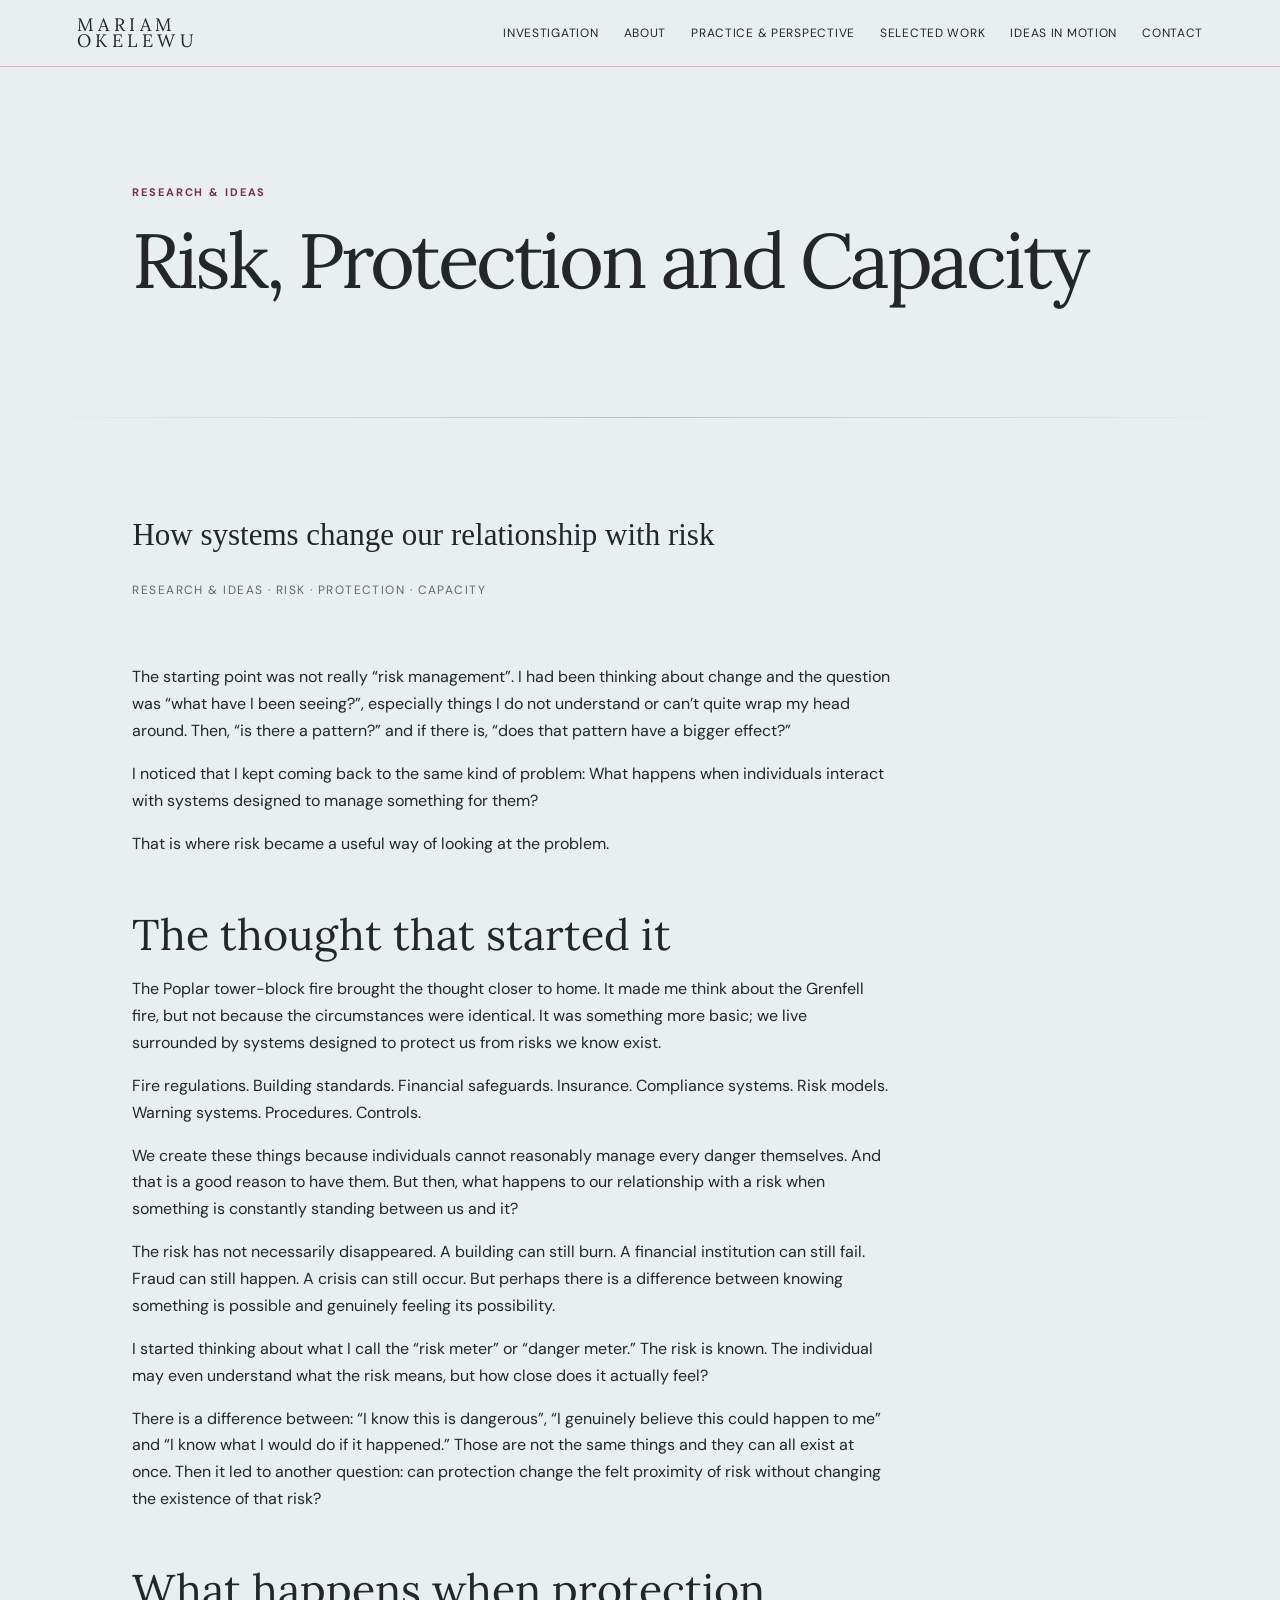
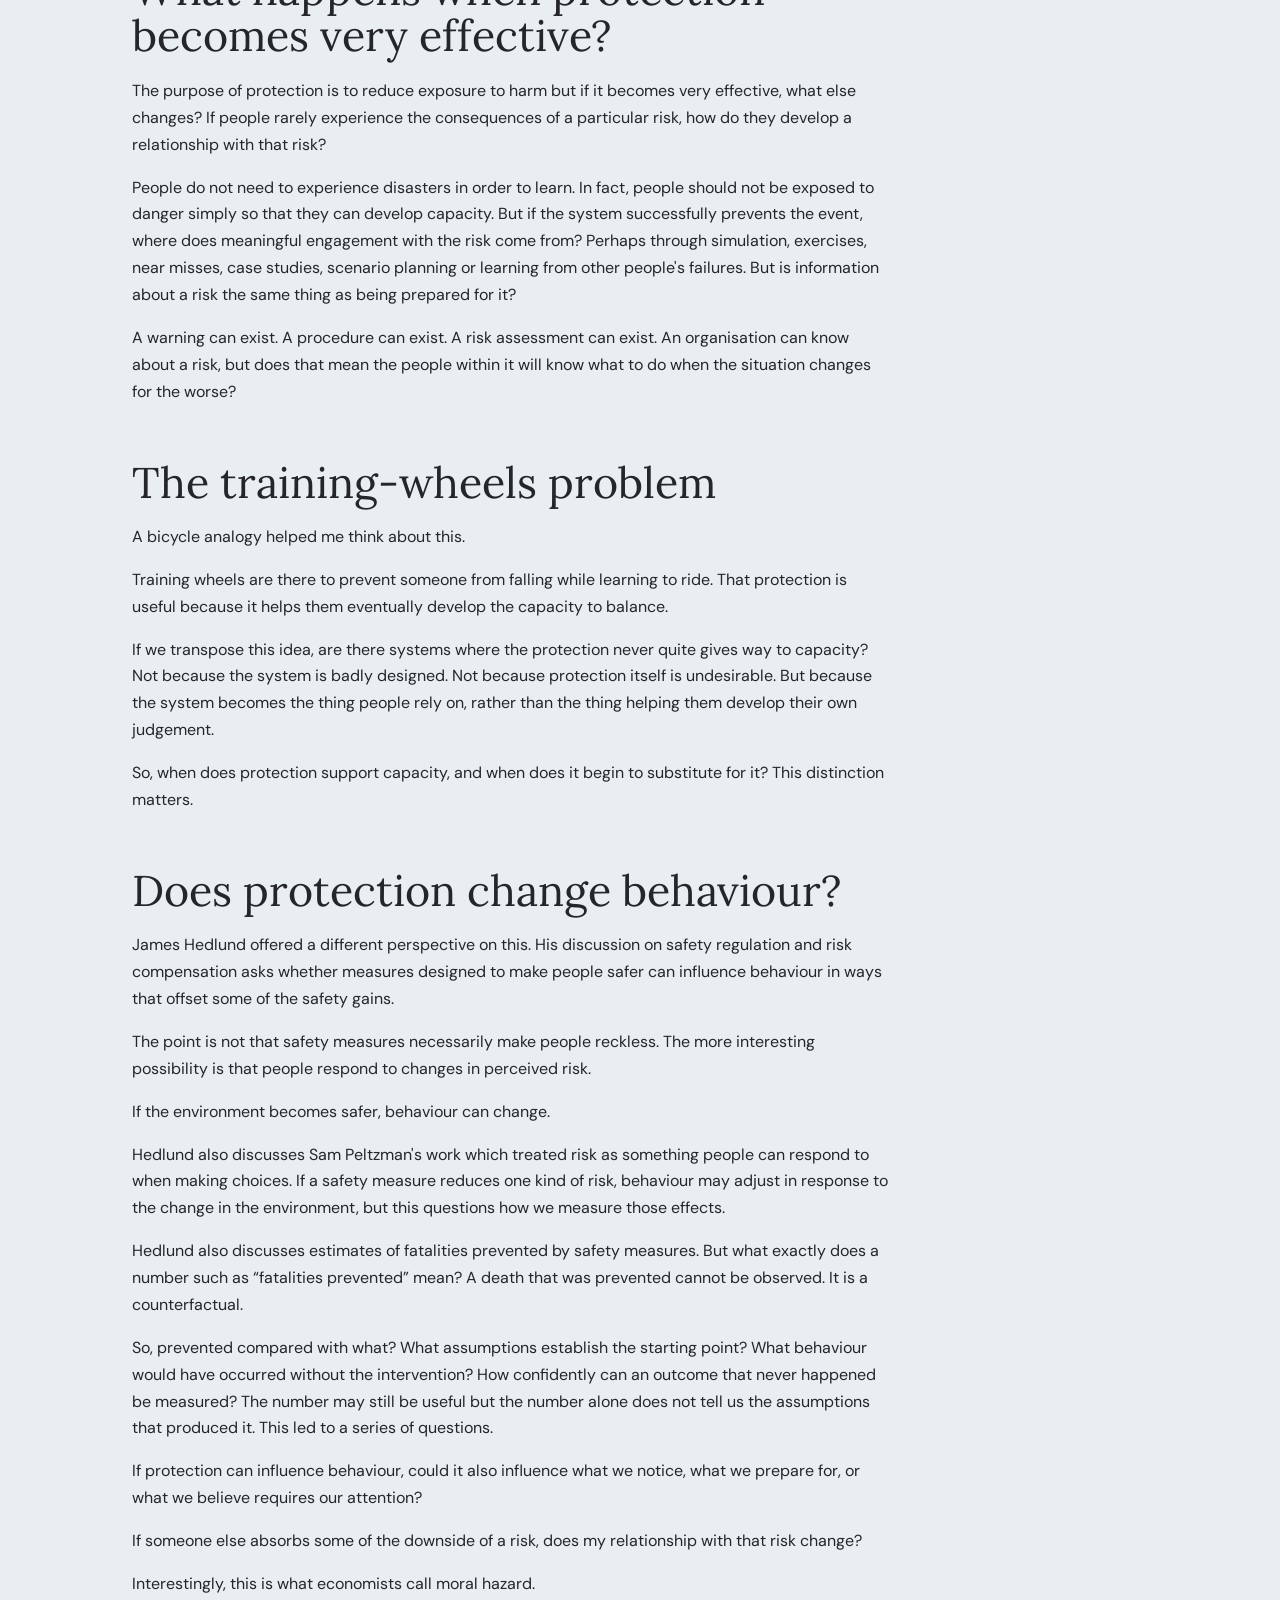
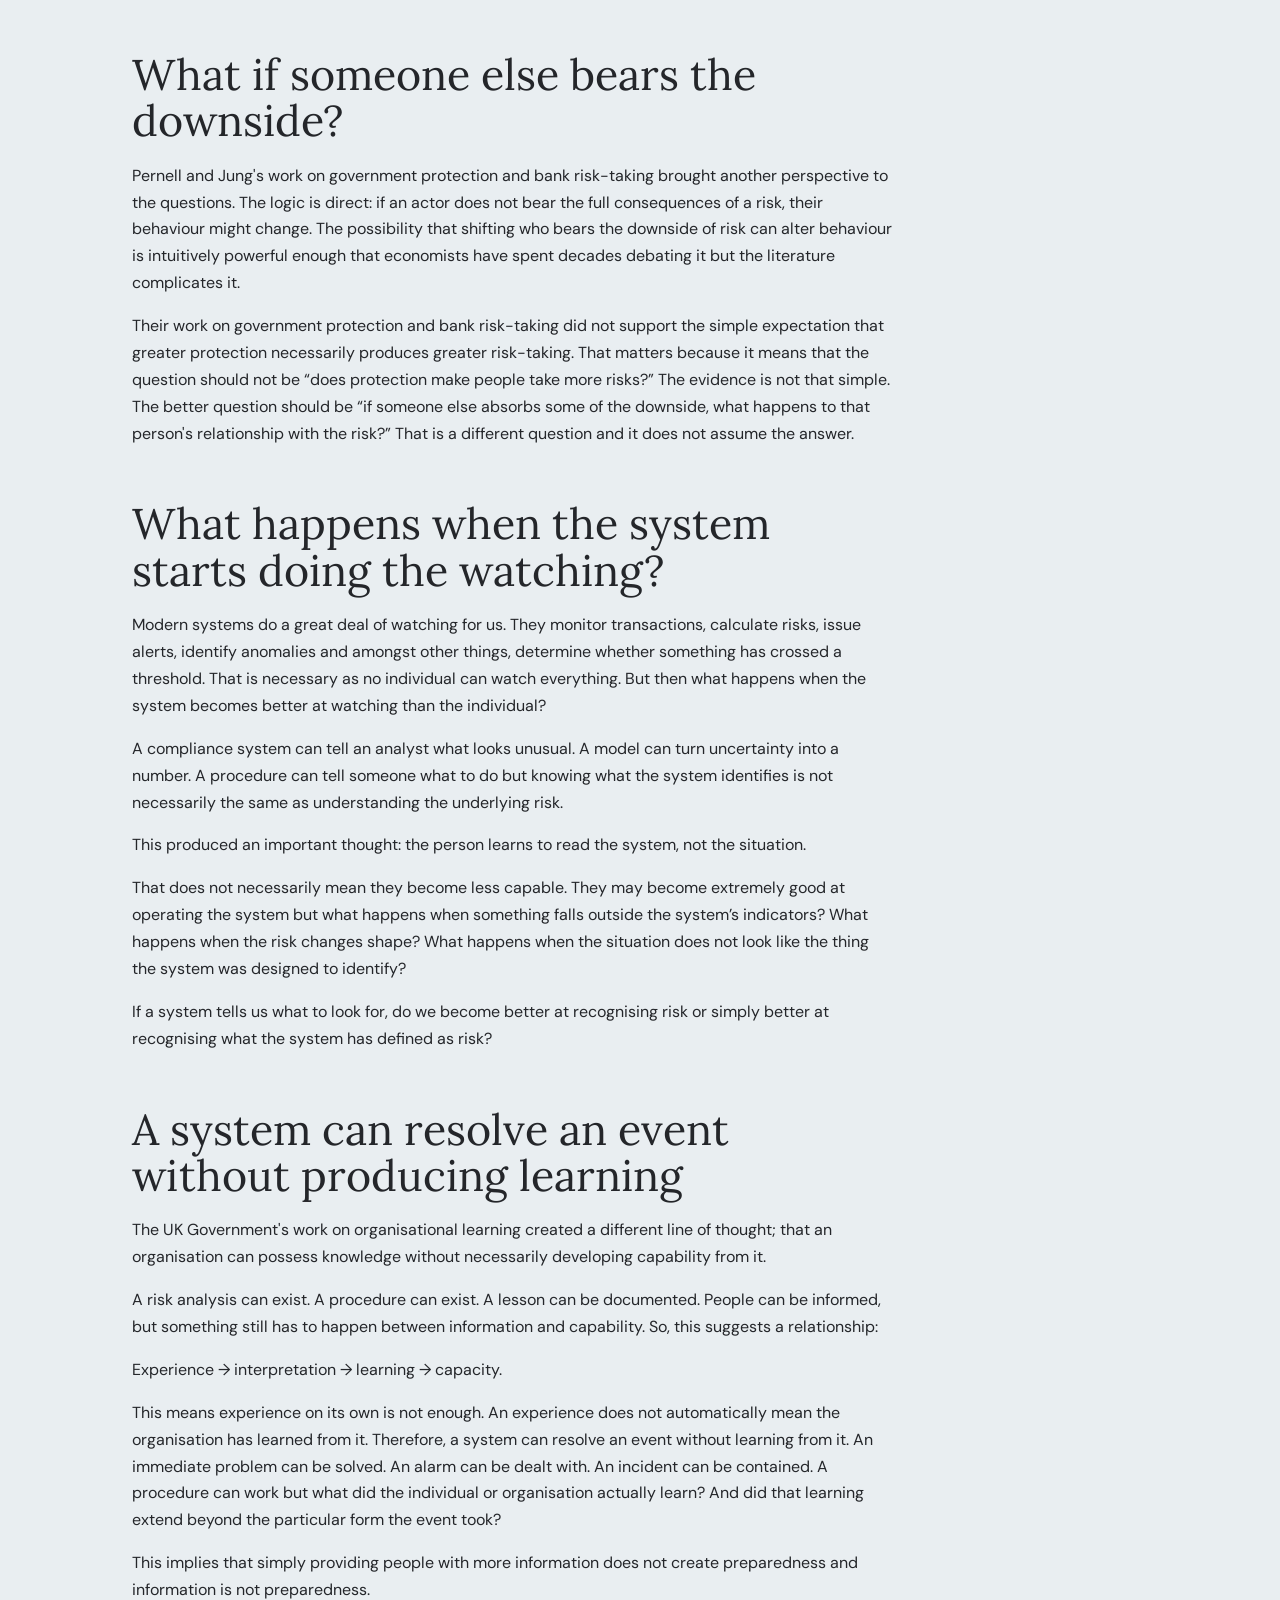
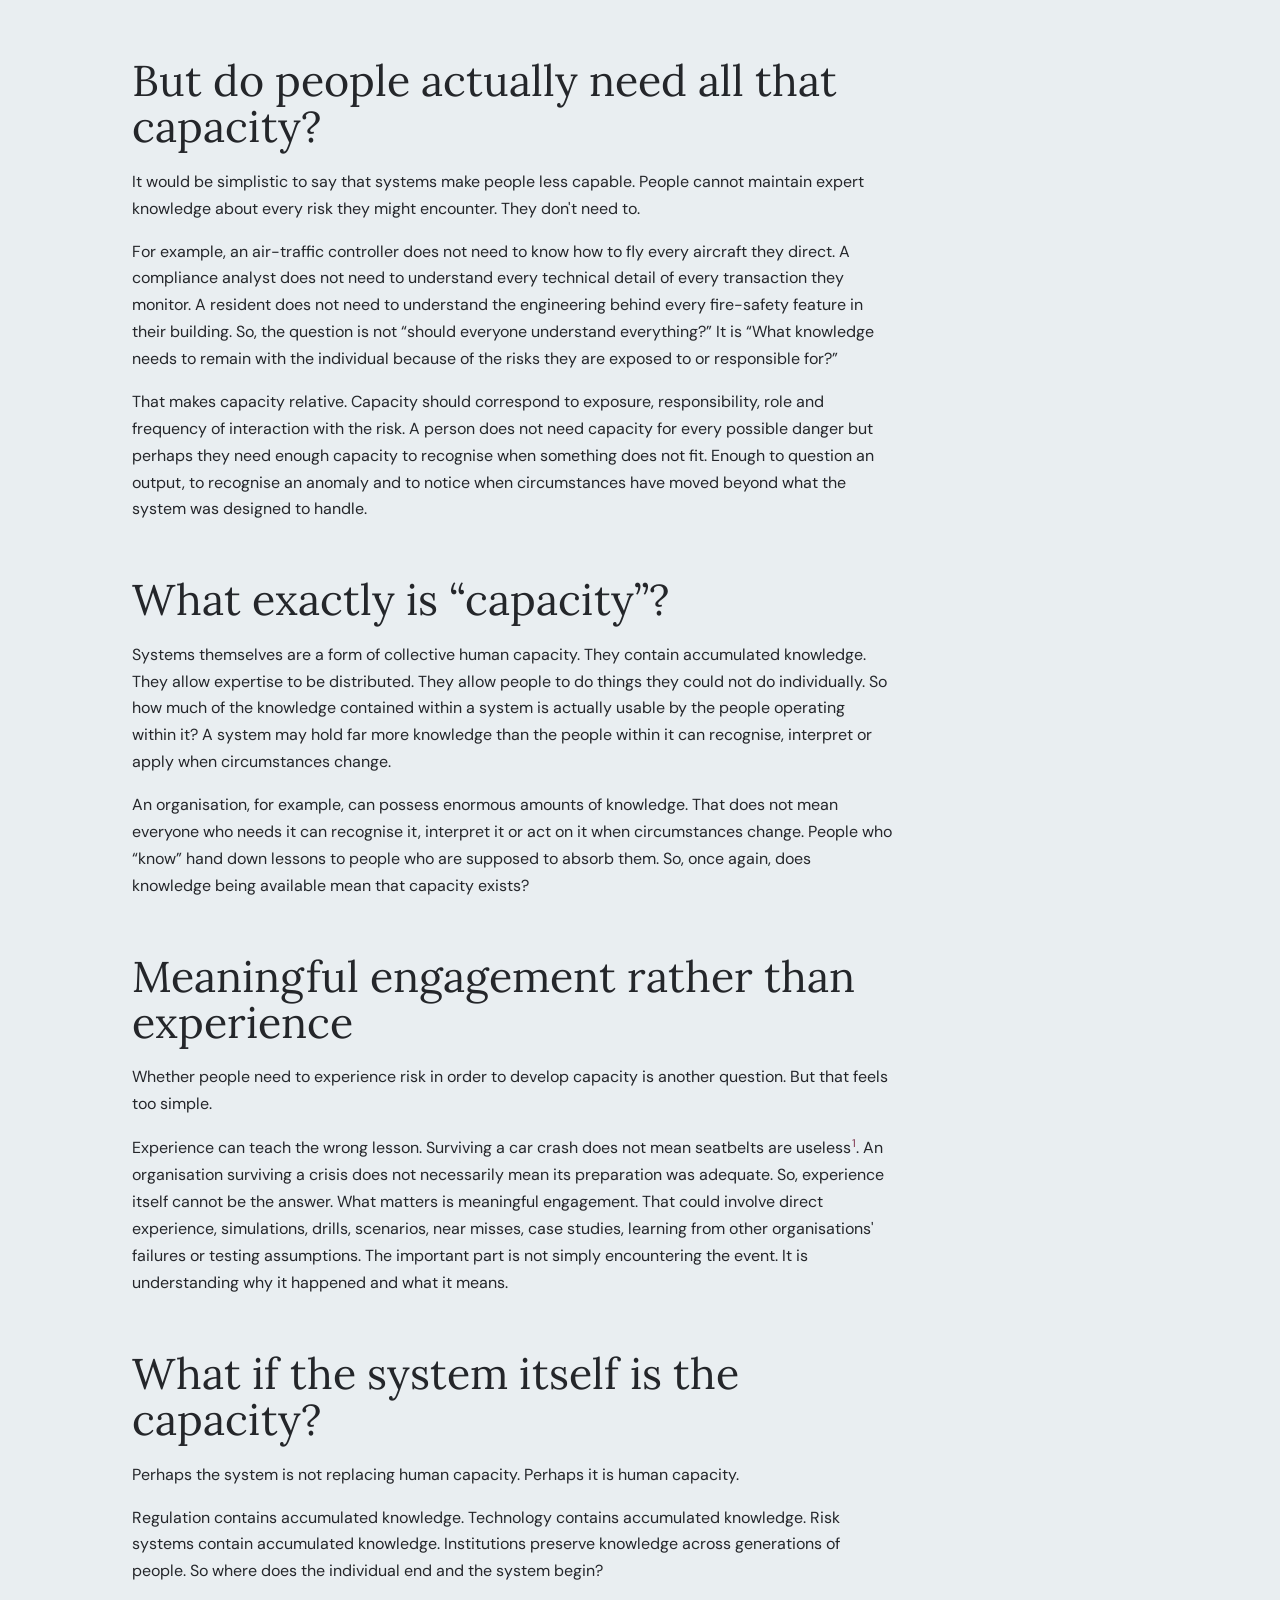
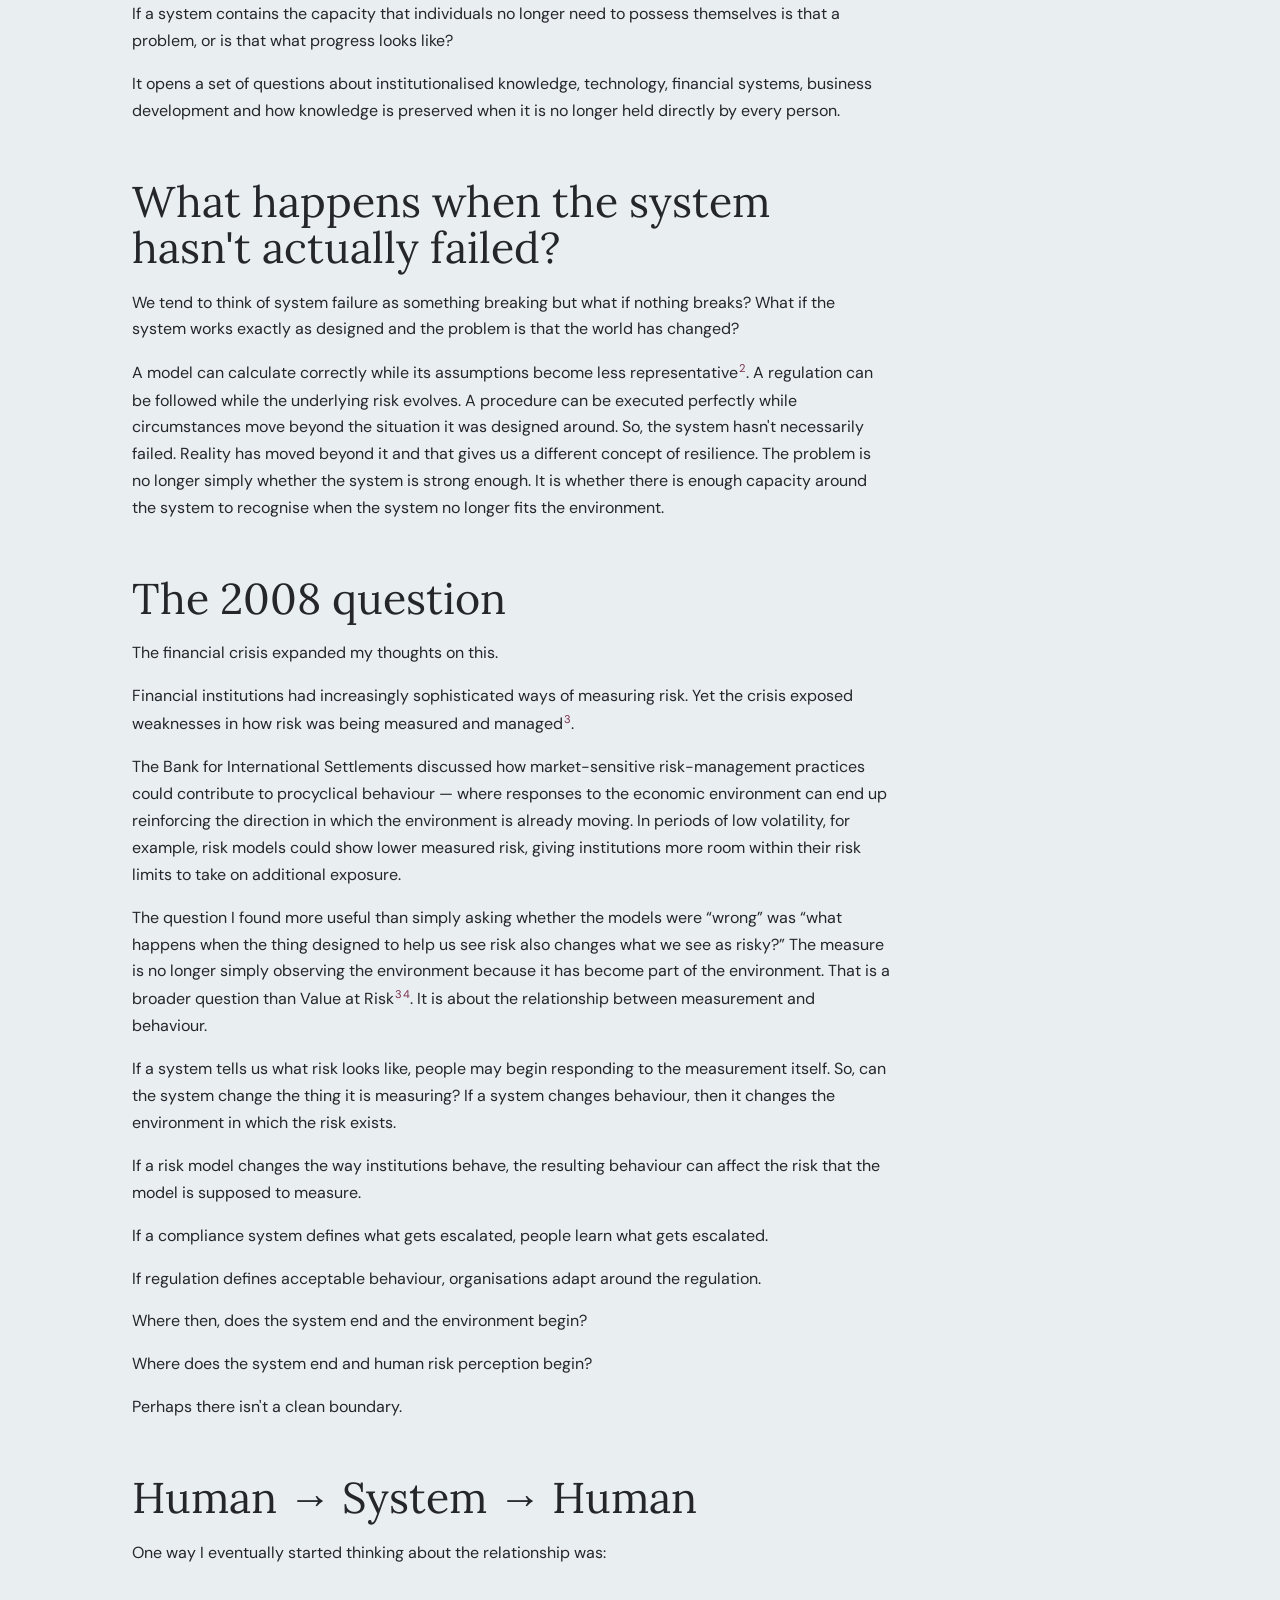
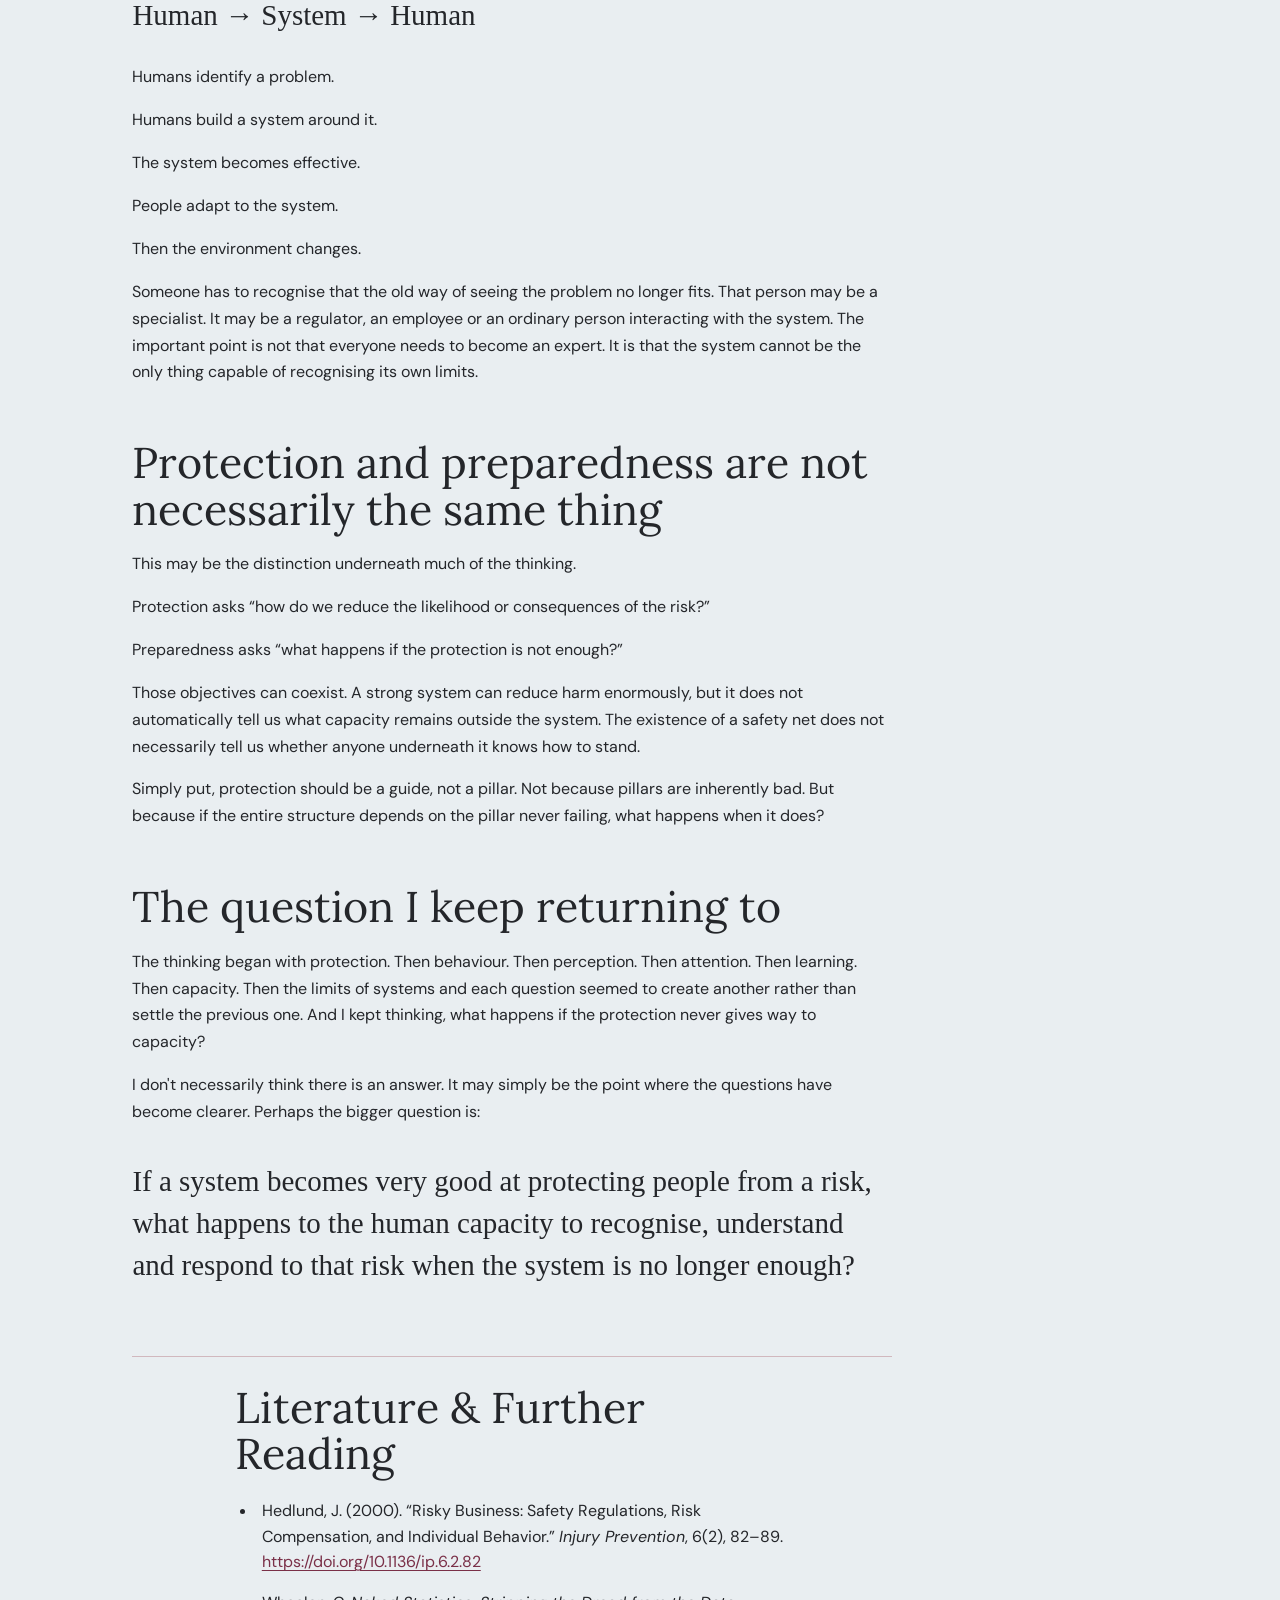
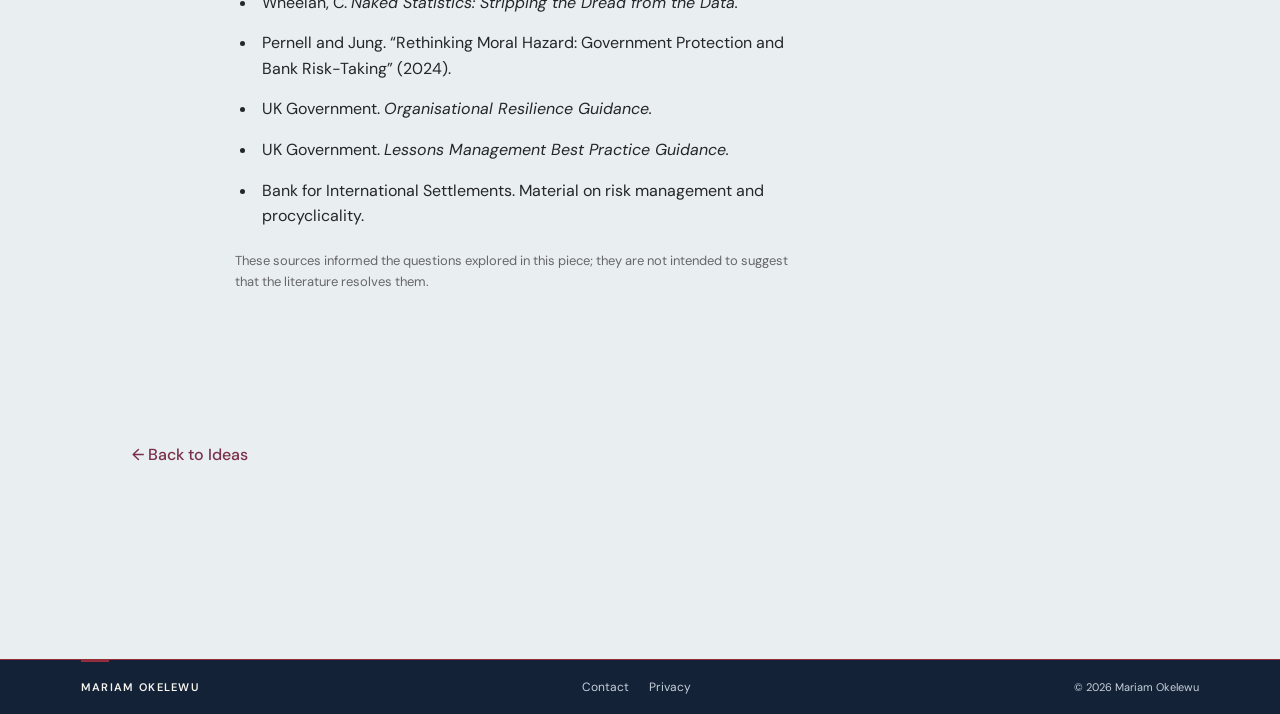
<file: risk-protection-and-capacity.html>
<!DOCTYPE html>

<html lang="en">
<head>
<meta charset="utf-8"/>
<meta content="width=device-width,initial-scale=1" name="viewport"/>
<title>Risk, Protection and Capacity — Mariam Okelewu</title>
<meta content="How systems change our relationship with risk." name="description"/>
<meta content="Risk, Protection and Capacity — Mariam Okelewu" property="og:title"/>
<meta content="How systems change our relationship with risk." property="og:description"/>
<meta content="website" property="og:type"/><meta content="https://mariamokelewu.github.io/risk-protection-and-capacity.html" property="og:url"/><meta content="summary" name="twitter:card"/><meta content="Risk, Protection and Capacity — Mariam Okelewu" name="twitter:title"/><meta content="How systems change our relationship with risk." name="twitter:description"/>
<link href="https://mariamokelewu.github.io/risk-protection-and-capacity.html" rel="canonical"/><meta content="#e9eef1" name="theme-color"/><link href="favicon.svg" rel="icon" type="image/svg+xml"/>
<link href="https://fonts.googleapis.com" rel="preconnect"/>
<link crossorigin="" href="https://fonts.gstatic.com" rel="preconnect"/>
<link href="https://fonts.googleapis.com/css2?family=DM+Sans:wght@400;500;600;700&amp;family=Lora:wght@400;500;600&amp;display=swap" rel="stylesheet"/>
<link href="styles.css?v=20261027" rel="stylesheet"/>
<style>
.article-wrap{max-width:1040px;margin:0 auto;padding:0 0 90px}
.article-header{max-width:900px;margin-bottom:64px}
.article-header h1{max-width:900px}
.article-subtitle{font-family:"Playfair Display",Georgia,serif;font-size:clamp(22px,3vw,31px);line-height:1.35;color:var(--ink,#20242a);max-width:760px;margin:20px 0 24px}
.article-meta{color:var(--muted,#6c7279);font-size:12px;letter-spacing:.12em;text-transform:uppercase}
.article-body{max-width:760px}
.article-body h2{margin-top:54px;margin-bottom:18px}
.article-body p{max-width:760px}
.article-body strong{font-weight:600}
.article-body .question{font-weight:500}
.article-body .closing-thought{font-family:"Playfair Display",Georgia,serif;font-size:clamp(22px,2.5vw,29px);line-height:1.45;margin-top:34px}
.article-sources{max-width:760px;border-top:1px solid var(--line,#d8d5cf);margin-top:70px;padding-top:28px}
.article-sources h2{margin:0 0 20px}
.article-sources ol{margin:0;padding-left:22px}
.article-sources li{margin:0 0 15px;padding-left:5px;line-height:1.6}
.article-sources a{color:var(--burgundy,#7b2434);text-decoration:underline;text-decoration-thickness:1px;text-underline-offset:3px}
.article-back{display:inline-block;margin-top:42px;color:var(--burgundy,#7b2434);font-weight:500;text-decoration:none}
.article-back:hover{text-decoration:underline;text-underline-offset:4px}
@media(max-width:800px){.article-wrap{padding-bottom:65px}.article-header{margin-bottom:48px}.article-body h2{margin-top:44px}.article-sources{margin-top:55px}}

.article-body sup{font-size:.7em;vertical-align:super;margin-left:1px}.article-body sup a{color:var(--burgundy,#7b2434);text-decoration:none}.sources-note{font-size:13px;color:var(--muted,#6c7279);margin-top:22px;line-height:1.6}.article-body sup{font-size:.7em;vertical-align:super;margin-left:1px}.article-body sup a{color:var(--burgundy,#7b2434);text-decoration:none}.sources-note{font-size:13px;color:var(--muted,#6c7279);margin-top:22px;line-height:1.6}.article-body .process{font-family:"Playfair Display",Georgia,serif;font-size:clamp(22px,2.5vw,29px);line-height:1.45;margin:28px 0}.article-body ul{padding-left:24px;max-width:700px}.article-body li{margin:0 0 7px}.article-sources ul{padding-left:22px;margin:0}.article-sources li{margin:0 0 15px;line-height:1.6}</style>
<script type="application/ld+json">{"@context":"https://schema.org","@type":"Article","headline":"Risk, Protection and Capacity","description":"How systems change our relationship with risk.","author":{"@type":"Person","name":"Mariam Okelewu","url":"https://mariamokelewu.github.io/"},"mainEntityOfPage":"https://mariamokelewu.github.io/risk-protection-and-capacity.html"}</script></head>
<body><a class="skip-link" href="#main-content">Skip to main content</a>
<nav class="nav">
<a class="logo" href="index.html">MARIAM OKELEWU</a>
<button aria-controls="site-menu" aria-expanded="false" class="menu-toggle" type="button">Menu</button>
<div class="links" id="site-menu"><a href="investigation.html">Investigation</a>
<a href="about.html">About</a>
<a href="practice.html">Practice &amp; Perspective</a>
<a href="work.html">Selected Work</a>
<a href="ideas.html">Ideas in Motion</a>
<a href="contact.html">Contact</a>
</div>
</nav>
<header class="page-hero">
<div class="kicker">Research &amp; Ideas</div>
<h1>Risk, Protection and Capacity</h1>
</header>
<main class="page-content" id="main-content">
<div class="article-wrap"><div class="article-header"><p class="article-subtitle">How systems change our relationship with risk</p><div class="article-meta">Research &amp; Ideas · Risk · Protection · Capacity</div></div><article class="article-body"><p>The starting point was not really “risk management”. I had been thinking about change and the question was “what have I been seeing?”, especially things I do not understand or can’t quite wrap my head around. Then, “is there a pattern?” and if there is, “does that pattern have a bigger effect?”</p>
<p>I noticed that I kept coming back to the same kind of problem: What happens when individuals interact with systems designed to manage something for them?</p>
<p>That is where risk became a useful way of looking at the problem.</p>
<h2>The thought that started it</h2>
<p>The Poplar tower-block fire brought the thought closer to home. It made me think about the Grenfell fire, but not because the circumstances were identical. It was something more basic; we live surrounded by systems designed to protect us from risks we know exist.</p>
<p>Fire regulations. Building standards. Financial safeguards. Insurance. Compliance systems. Risk models. Warning systems. Procedures. Controls.</p>
<p>We create these things because individuals cannot reasonably manage every danger themselves. And that is a good reason to have them. But then, what happens to our relationship with a risk when something is constantly standing between us and it?</p>
<p>The risk has not necessarily disappeared. A building can still burn. A financial institution can still fail. Fraud can still happen. A crisis can still occur. But perhaps there is a difference between knowing something is possible and genuinely feeling its possibility.</p>
<p>I started thinking about what I call the “risk meter” or “danger meter.” The risk is known. The individual may even understand what the risk means, but how close does it actually feel?</p>
<p>There is a difference between: “I know this is dangerous”, “I genuinely believe this could happen to me” and “I know what I would do if it happened.” Those are not the same things and they can all exist at once. Then it led to another question: can protection change the felt proximity of risk without changing the existence of that risk?</p>
<h2>What happens when protection becomes very effective?</h2>
<p>The purpose of protection is to reduce exposure to harm but if it becomes very effective, what else changes? If people rarely experience the consequences of a particular risk, how do they develop a relationship with that risk?</p>
<p>People do not need to experience disasters in order to learn. In fact, people should not be exposed to danger simply so that they can develop capacity. But if the system successfully prevents the event, where does meaningful engagement with the risk come from? Perhaps through simulation, exercises, near misses, case studies, scenario planning or learning from other people&#x27;s failures. But is information about a risk the same thing as being prepared for it?</p>
<p>A warning can exist. A procedure can exist. A risk assessment can exist. An organisation can know about a risk, but does that mean the people within it will know what to do when the situation changes for the worse?</p>
<h2>The training-wheels problem</h2>
<p>A bicycle analogy helped me think about this.</p>
<p>Training wheels are there to prevent someone from falling while learning to ride. That protection is useful because it helps them eventually develop the capacity to balance.</p>
<p>If we transpose this idea, are there systems where the protection never quite gives way to capacity? Not because the system is badly designed. Not because protection itself is undesirable. But because the system becomes the thing people rely on, rather than the thing helping them develop their own judgement.</p>
<p>So, when does protection support capacity, and when does it begin to substitute for it? This distinction matters.</p>
<h2>Does protection change behaviour?</h2>
<p>James Hedlund offered a different perspective on this. His discussion on safety regulation and risk compensation asks whether measures designed to make people safer can influence behaviour in ways that offset some of the safety gains.</p>
<p>The point is not that safety measures necessarily make people reckless. The more interesting possibility is that people respond to changes in perceived risk.</p>
<p>If the environment becomes safer, behaviour can change.</p>
<p>Hedlund also discusses Sam Peltzman&#x27;s work which treated risk as something people can respond to when making choices. If a safety measure reduces one kind of risk, behaviour may adjust in response to the change in the environment, but this questions how we measure those effects.</p>
<p>Hedlund also discusses estimates of fatalities prevented by safety measures. But what exactly does a number such as “fatalities prevented” mean? A death that was prevented cannot be observed. It is a counterfactual.</p>
<p>So, prevented compared with what? What assumptions establish the starting point? What behaviour would have occurred without the intervention? How confidently can an outcome that never happened be measured? The number may still be useful but the number alone does not tell us the assumptions that produced it. This led to a series of questions.</p>
<p>If protection can influence behaviour, could it also influence what we notice, what we prepare for, or what we believe requires our attention?</p>
<p>If someone else absorbs some of the downside of a risk, does my relationship with that risk change?</p>
<p>Interestingly, this is what economists call moral hazard.</p>
<h2>What if someone else bears the downside?</h2>
<p>Pernell and Jung&#x27;s work on government protection and bank risk-taking brought another perspective to the questions. The logic is direct: if an actor does not bear the full consequences of a risk, their behaviour might change. The possibility that shifting who bears the downside of risk can alter behaviour is intuitively powerful enough that economists have spent decades debating it but the literature complicates it.</p>
<p>Their work on government protection and bank risk-taking did not support the simple expectation that greater protection necessarily produces greater risk-taking. That matters because it means that the question should not be “does protection make people take more risks?” The evidence is not that simple. The better question should be “if someone else absorbs some of the downside, what happens to that person&#x27;s relationship with the risk?” That is a different question and it does not assume the answer.</p>
<h2>What happens when the system starts doing the watching?</h2>
<p>Modern systems do a great deal of watching for us. They monitor transactions, calculate risks, issue alerts, identify anomalies and amongst other things, determine whether something has crossed a threshold. That is necessary as no individual can watch everything. But then what happens when the system becomes better at watching than the individual?</p>
<p>A compliance system can tell an analyst what looks unusual. A model can turn uncertainty into a number. A procedure can tell someone what to do but knowing what the system identifies is not necessarily the same as understanding the underlying risk.</p>
<p>This produced an important thought: the person learns to read the system, not the situation.</p>
<p>That does not necessarily mean they become less capable. They may become extremely good at operating the system but what happens when something falls outside the system’s indicators? What happens when the risk changes shape? What happens when the situation does not look like the thing the system was designed to identify?</p>
<p>If a system tells us what to look for, do we become better at recognising risk or simply better at recognising what the system has defined as risk?</p>
<h2>A system can resolve an event without producing learning</h2>
<p>The UK Government&#x27;s work on organisational learning created a different line of thought; that an organisation can possess knowledge without necessarily developing capability from it.</p>
<p>A risk analysis can exist. A procedure can exist. A lesson can be documented. People can be informed, but something still has to happen between information and capability. So, this suggests a relationship:</p>
<p>Experience → interpretation → learning → capacity.</p>
<p>This means experience on its own is not enough. An experience does not automatically mean the organisation has learned from it. Therefore, a system can resolve an event without learning from it. An immediate problem can be solved. An alarm can be dealt with. An incident can be contained. A procedure can work but what did the individual or organisation actually learn? And did that learning extend beyond the particular form the event took?</p>
<p>This implies that simply providing people with more information does not create preparedness and information is not preparedness.</p>
<h2>But do people actually need all that capacity?</h2>
<p>It would be simplistic to say that systems make people less capable. People cannot maintain expert knowledge about every risk they might encounter. They don&#x27;t need to.</p>
<p>For example, an air-traffic controller does not need to know how to fly every aircraft they direct. A compliance analyst does not need to understand every technical detail of every transaction they monitor. A resident does not need to understand the engineering behind every fire-safety feature in their building. So, the question is not “should everyone understand everything?” It is “What knowledge needs to remain with the individual because of the risks they are exposed to or responsible for?”</p>
<p>That makes capacity relative. Capacity should correspond to exposure, responsibility, role and frequency of interaction with the risk. A person does not need capacity for every possible danger but perhaps they need enough capacity to recognise when something does not fit. Enough to question an output, to recognise an anomaly and to notice when circumstances have moved beyond what the system was designed to handle.</p>
<h2>What exactly is “capacity”?</h2>
<p>Systems themselves are a form of collective human capacity. They contain accumulated knowledge. They allow expertise to be distributed. They allow people to do things they could not do individually. So how much of the knowledge contained within a system is actually usable by the people operating within it? A system may hold far more knowledge than the people within it can recognise, interpret or apply when circumstances change.</p>
<p>An organisation, for example, can possess enormous amounts of knowledge. That does not mean everyone who needs it can recognise it, interpret it or act on it when circumstances change. People who “know” hand down lessons to people who are supposed to absorb them. So, once again, does knowledge being available mean that capacity exists?</p>
<h2>Meaningful engagement rather than experience</h2>
<p>Whether people need to experience risk in order to develop capacity is another question. But that feels too simple.</p>
<p>Experience can teach the wrong lesson. Surviving a car crash does not mean seatbelts are useless<sup><a href="#source-1" aria-label="Source 1">1</a></sup>. An organisation surviving a crisis does not necessarily mean its preparation was adequate. So, experience itself cannot be the answer. What matters is meaningful engagement. That could involve direct experience, simulations, drills, scenarios, near misses, case studies, learning from other organisations&#x27; failures or testing assumptions. The important part is not simply encountering the event. It is understanding why it happened and what it means.</p>
<h2>What if the system itself is the capacity?</h2>
<p>Perhaps the system is not replacing human capacity. Perhaps it is human capacity.</p>
<p>Regulation contains accumulated knowledge. Technology contains accumulated knowledge. Risk systems contain accumulated knowledge. Institutions preserve knowledge across generations of people. So where does the individual end and the system begin?</p>
<p>If a system contains the capacity that individuals no longer need to possess themselves is that a problem, or is that what progress looks like?</p>
<p>It opens a set of questions about institutionalised knowledge, technology, financial systems, business development and how knowledge is preserved when it is no longer held directly by every person.</p>
<h2>What happens when the system hasn&#x27;t actually failed?</h2>
<p>We tend to think of system failure as something breaking but what if nothing breaks? What if the system works exactly as designed and the problem is that the world has changed?</p>
<p>A model can calculate correctly while its assumptions become less representative<sup><a href="#source-2" aria-label="Source 2">2</a></sup>. A regulation can be followed while the underlying risk evolves. A procedure can be executed perfectly while circumstances move beyond the situation it was designed around. So, the system hasn&#x27;t necessarily failed. Reality has moved beyond it and that gives us a different concept of resilience. The problem is no longer simply whether the system is strong enough. It is whether there is enough capacity around the system to recognise when the system no longer fits the environment.</p>
<h2>The 2008 question</h2>
<p>The financial crisis expanded my thoughts on this.</p>
<p>Financial institutions had increasingly sophisticated ways of measuring risk. Yet the crisis exposed weaknesses in how risk was being measured and managed<sup><a href="#source-wheelan" aria-label="Source 3">3</a></sup>.</p>
<p>The Bank for International Settlements discussed how market-sensitive risk-management practices could contribute to procyclical behaviour — where responses to the economic environment can end up reinforcing the direction in which the environment is already moving. In periods of low volatility, for example, risk models could show lower measured risk, giving institutions more room within their risk limits to take on additional exposure.</p>
<p>The question I found more useful than simply asking whether the models were “wrong” was “what happens when the thing designed to help us see risk also changes what we see as risky?” The measure is no longer simply observing the environment because it has become part of the environment. That is a broader question than Value at Risk<sup><a href="#source-wheelan" aria-label="Source 3">3</a></sup><sup><a href="#source-wheelan" aria-label="Source 4">4</a></sup>. It is about the relationship between measurement and behaviour.</p>
<p>If a system tells us what risk looks like, people may begin responding to the measurement itself. So, can the system change the thing it is measuring? If a system changes behaviour, then it changes the environment in which the risk exists.</p>
<p>If a risk model changes the way institutions behave, the resulting behaviour can affect the risk that the model is supposed to measure.</p>
<p>If a compliance system defines what gets escalated, people learn what gets escalated.</p>
<p>If regulation defines acceptable behaviour, organisations adapt around the regulation.</p>
<p>Where then, does the system end and the environment begin?</p>
<p>Where does the system end and human risk perception begin?</p>
<p>Perhaps there isn&#x27;t a clean boundary.</p>
<h2>Human → System → Human</h2>
<p>One way I eventually started thinking about the relationship was:</p>
<p class="process">Human → System → Human</p>
<p>Humans identify a problem.</p>
<p>Humans build a system around it.</p>
<p>The system becomes effective.</p>
<p>People adapt to the system.</p>
<p>Then the environment changes.</p>
<p>Someone has to recognise that the old way of seeing the problem no longer fits. That person may be a specialist. It may be a regulator, an employee or an ordinary person interacting with the system. The important point is not that everyone needs to become an expert. It is that the system cannot be the only thing capable of recognising its own limits.</p>
<h2>Protection and preparedness are not necessarily the same thing</h2>
<p>This may be the distinction underneath much of the thinking.</p>
<p>Protection asks “how do we reduce the likelihood or consequences of the risk?”</p>
<p>Preparedness asks “what happens if the protection is not enough?”</p>
<p>Those objectives can coexist. A strong system can reduce harm enormously, but it does not automatically tell us what capacity remains outside the system. The existence of a safety net does not necessarily tell us whether anyone underneath it knows how to stand.</p>
<p>Simply put, protection should be a guide, not a pillar. Not because pillars are inherently bad. But because if the entire structure depends on the pillar never failing, what happens when it does?</p>
<h2>The question I keep returning to</h2>
<p>The thinking began with protection. Then behaviour. Then perception. Then attention. Then learning. Then capacity. Then the limits of systems and each question seemed to create another rather than settle the previous one. And I kept thinking, what happens if the protection never gives way to capacity?</p>
<p>I don&#x27;t necessarily think there is an answer. It may simply be the point where the questions have become clearer. Perhaps the bigger question is:</p>
<p class="closing-thought">If a system becomes very good at protecting people from a risk, what happens to the human capacity to recognise, understand and respond to that risk when the system is no longer enough?</p>

<section class="article-sources" aria-labelledby="sources-heading">
<h2 id="sources-heading">Literature &amp; Further Reading</h2>
<ul>
<li id="source-1">Hedlund, J. (2000). “Risky Business: Safety Regulations, Risk Compensation, and Individual Behavior.” <em>Injury Prevention</em>, 6(2), 82–89. <a href="https://doi.org/10.1136/ip.6.2.82" rel="noopener noreferrer" target="_blank">https://doi.org/10.1136/ip.6.2.82</a></li>
<li id="source-wheelan">Wheelan, C. <em>Naked Statistics: Stripping the Dread from the Data.</em></li>
<li>Pernell and Jung. “Rethinking Moral Hazard: Government Protection and Bank Risk-Taking” (2024).</li>
<li>UK Government. <em>Organisational Resilience Guidance.</em></li>
<li>UK Government. <em>Lessons Management Best Practice Guidance.</em></li>
<li>Bank for International Settlements. Material on risk management and procyclicality.</li>
</ul>
<p class="sources-note">These sources informed the questions explored in this piece; they are not intended to suggest that the literature resolves them.</p>
</section>

<a class="article-back" href="ideas.html">← Back to Ideas</a></article></div>
</main>
<footer class="site-footer">
  <div class="site-footer-inner">
    <a class="site-footer-brand" href="index.html">MARIAM OKELEWU</a>
    <nav class="site-footer-nav" aria-label="Footer links">
      <a href="contact.html">Contact</a>
      <a href="privacy.html">Privacy</a>
    </nav>
    <span class="site-footer-copy">© 2026 Mariam Okelewu</span>
  </div>
</footer>

<script>(function(){const b=document.querySelector('.menu-toggle'),m=document.getElementById('site-menu');if(!b||!m)return;b.addEventListener('click',function(){const open=m.classList.toggle('open');b.setAttribute('aria-expanded',String(open));b.setAttribute('aria-label',open?'Close navigation menu':'Open navigation menu');});m.querySelectorAll('a').forEach(function(a){a.addEventListener('click',function(){m.classList.remove('open');b.setAttribute('aria-expanded','false');b.setAttribute('aria-label','Open navigation menu');});});})();</script>

</body>
</html>
</file>
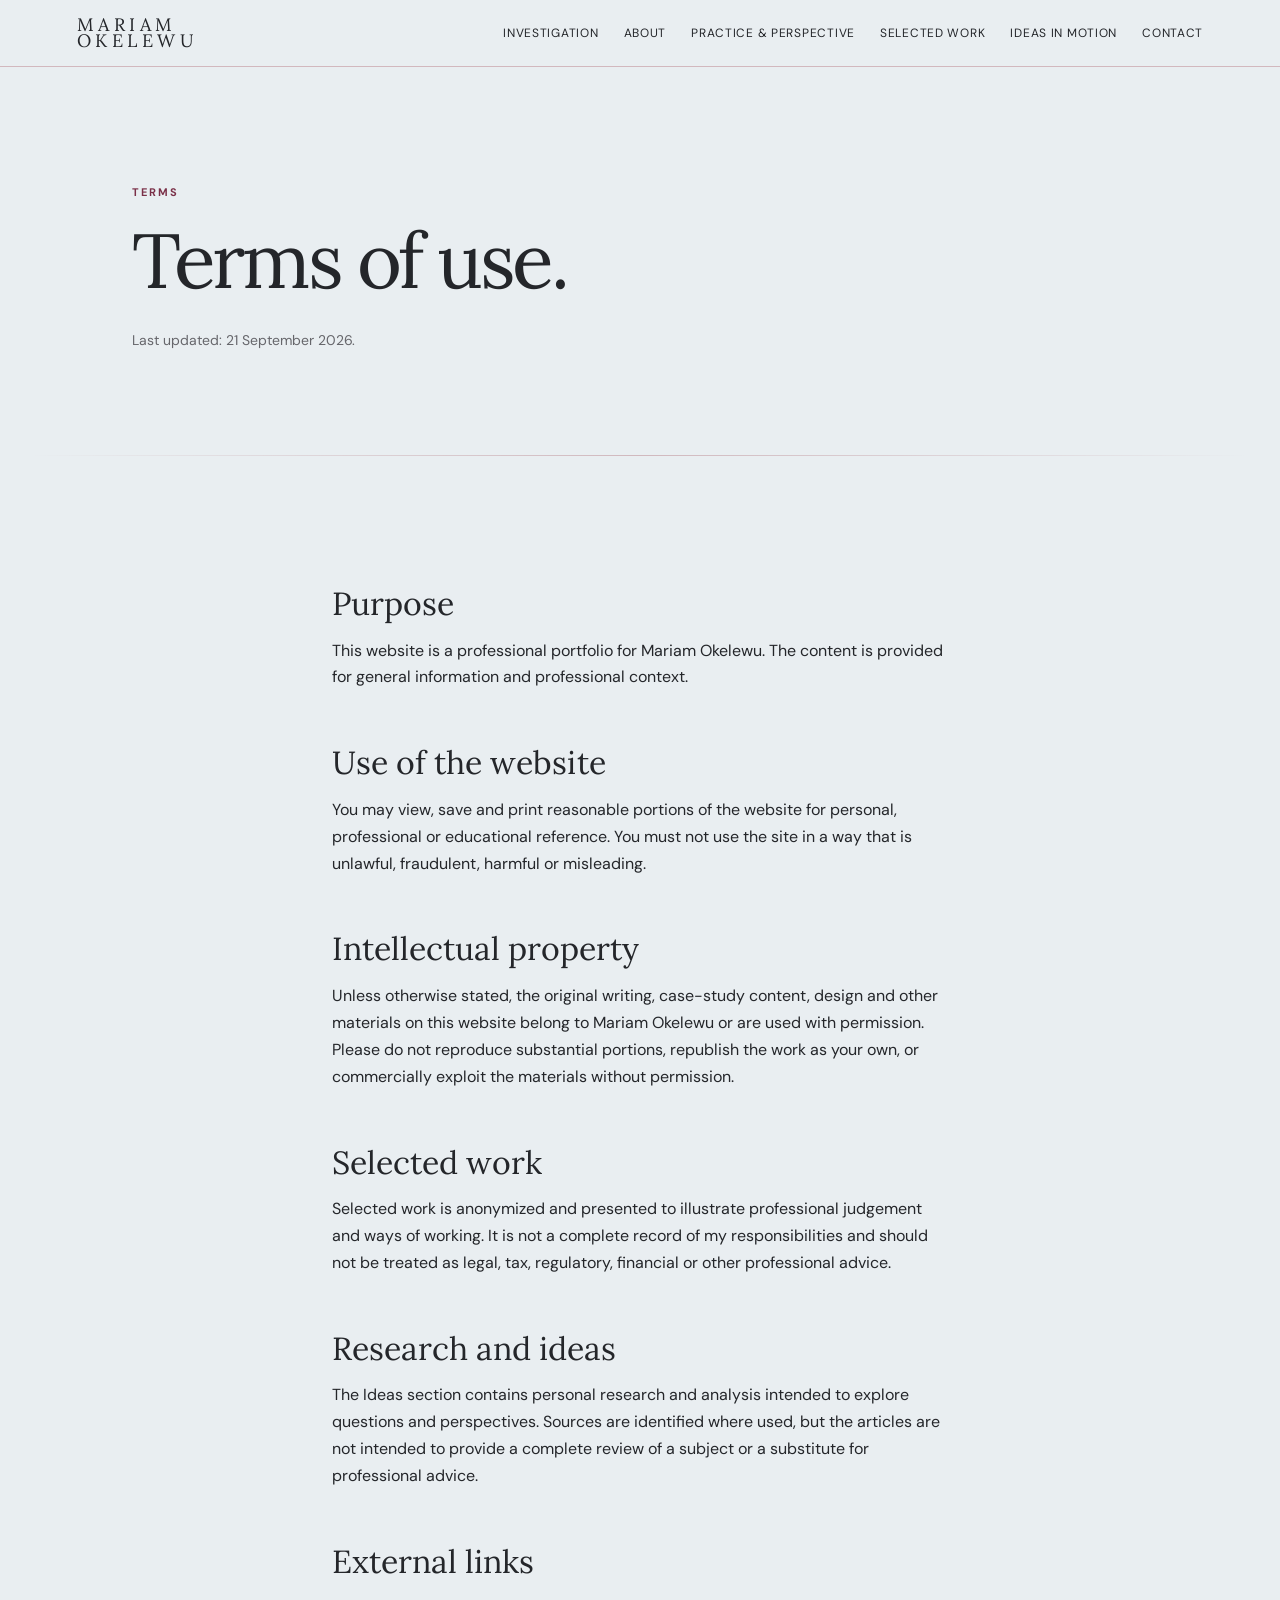
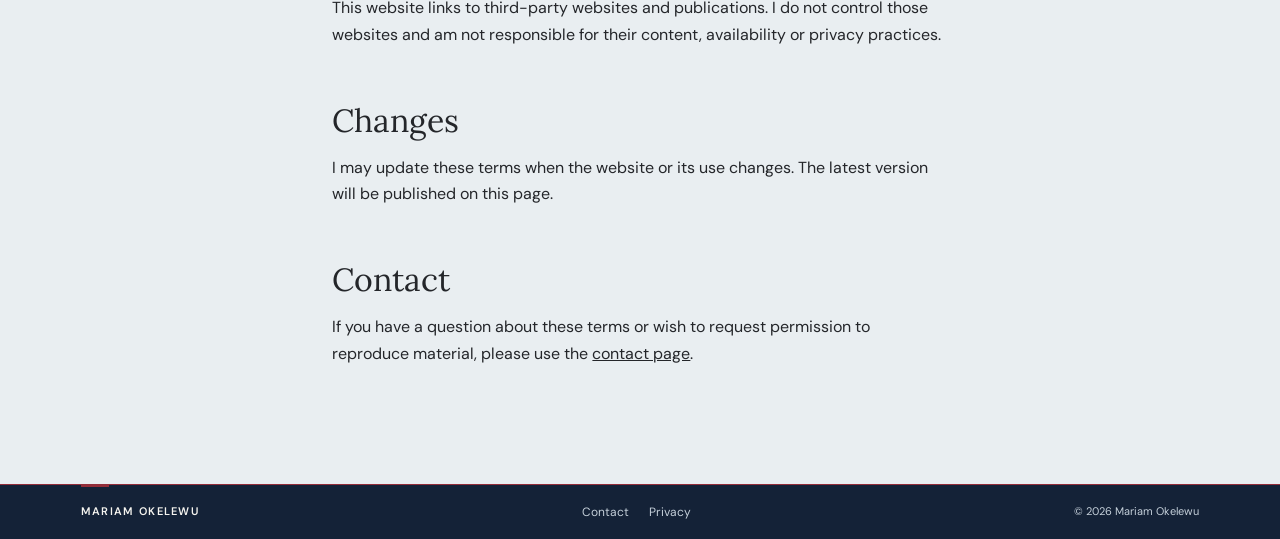
<file: terms.html>
<!doctype html>
<html lang="en">
<head>
<meta charset="utf-8"><meta name="viewport" content="width=device-width,initial-scale=1">
<title>Terms of Use — Mariam Okelewu</title>
<meta name="description" content="Terms of use for the Mariam Okelewu professional portfolio website.">
<meta property="og:title" content="Terms of Use — Mariam Okelewu"><meta property="og:description" content="Terms of use for the Mariam Okelewu professional portfolio website."><meta property="og:type" content="website"><meta property="og:url" content="https://mariamokelewu.github.io/terms.html"><meta name="twitter:card" content="summary"><meta name="twitter:title" content="Terms of Use — Mariam Okelewu"><meta name="twitter:description" content="Terms of use for the Mariam Okelewu professional portfolio website."><link rel="canonical" href="https://mariamokelewu.github.io/terms.html"><meta name="theme-color" content="#e9eef1"><link rel="icon" href="favicon.svg" type="image/svg+xml">
<link rel="preconnect" href="https://fonts.googleapis.com"><link rel="preconnect" href="https://fonts.gstatic.com" crossorigin><link href="https://fonts.googleapis.com/css2?family=DM+Sans:wght@400;500;600;700&family=Lora:wght@400;500;600&display=swap" rel="stylesheet"><link rel="stylesheet" href="styles.css?v=20261027">
</head><body><a class="skip-link" href="#main-content">Skip to main content</a>
<nav class="nav"><a class="logo" href="index.html">MARIAM OKELEWU</a><button class="menu-toggle" type="button" aria-expanded="false" aria-controls="site-menu" aria-label="Open navigation menu"><span></span><span></span><span></span></button><div class="links" id="site-menu"><a href="investigation.html">Investigation</a><a href="about.html">About</a><a href="practice.html">Practice &amp; Perspective</a><a href="work.html">Selected Work</a><a href="ideas.html">Ideas in Motion</a><a href="contact.html">Contact</a></div></nav>
<header class="page-hero"><div class="kicker">Terms</div><h1>Terms of use.</h1><p class="meta">Last updated: 21 September 2026.</p></header>
<main id="main-content" class="page-content prose">
<h2>Purpose</h2><p>This website is a professional portfolio for Mariam Okelewu. The content is provided for general information and professional context.</p>
<h2>Use of the website</h2><p>You may view, save and print reasonable portions of the website for personal, professional or educational reference. You must not use the site in a way that is unlawful, fraudulent, harmful or misleading.</p>
<h2>Intellectual property</h2><p>Unless otherwise stated, the original writing, case-study content, design and other materials on this website belong to Mariam Okelewu or are used with permission. Please do not reproduce substantial portions, republish the work as your own, or commercially exploit the materials without permission.</p>
<h2>Selected work</h2><p>Selected work is anonymized and presented to illustrate professional judgement and ways of working. It is not a complete record of my responsibilities and should not be treated as legal, tax, regulatory, financial or other professional advice.</p>
<h2>Research and ideas</h2><p>The Ideas section contains personal research and analysis intended to explore questions and perspectives. Sources are identified where used, but the articles are not intended to provide a complete review of a subject or a substitute for professional advice.</p>
<h2>External links</h2><p>This website links to third-party websites and publications. I do not control those websites and am not responsible for their content, availability or privacy practices.</p>
<h2>Changes</h2><p>I may update these terms when the website or its use changes. The latest version will be published on this page.</p>
<h2>Contact</h2><p>If you have a question about these terms or wish to request permission to reproduce material, please use the <a href="contact.html">contact page</a>.</p>
</main>
<footer class="site-footer">
  <div class="site-footer-inner">
    <a class="site-footer-brand" href="index.html">MARIAM OKELEWU</a>
    <nav class="site-footer-nav" aria-label="Footer links">
      <a href="contact.html">Contact</a>
      <a href="privacy.html">Privacy</a>
    </nav>
    <span class="site-footer-copy">© 2026 Mariam Okelewu</span>
  </div>
</footer><script>(function(){const b=document.querySelector('.menu-toggle'),m=document.getElementById('site-menu');if(!b||!m)return;b.addEventListener('click',function(){const open=m.classList.toggle('open');b.setAttribute('aria-expanded',String(open));b.setAttribute('aria-label',open?'Close navigation menu':'Open navigation menu');});m.querySelectorAll('a').forEach(function(a){a.addEventListener('click',function(){m.classList.remove('open');b.setAttribute('aria-expanded','false');b.setAttribute('aria-label','Open navigation menu');});});})();</script></body></html>
</file>
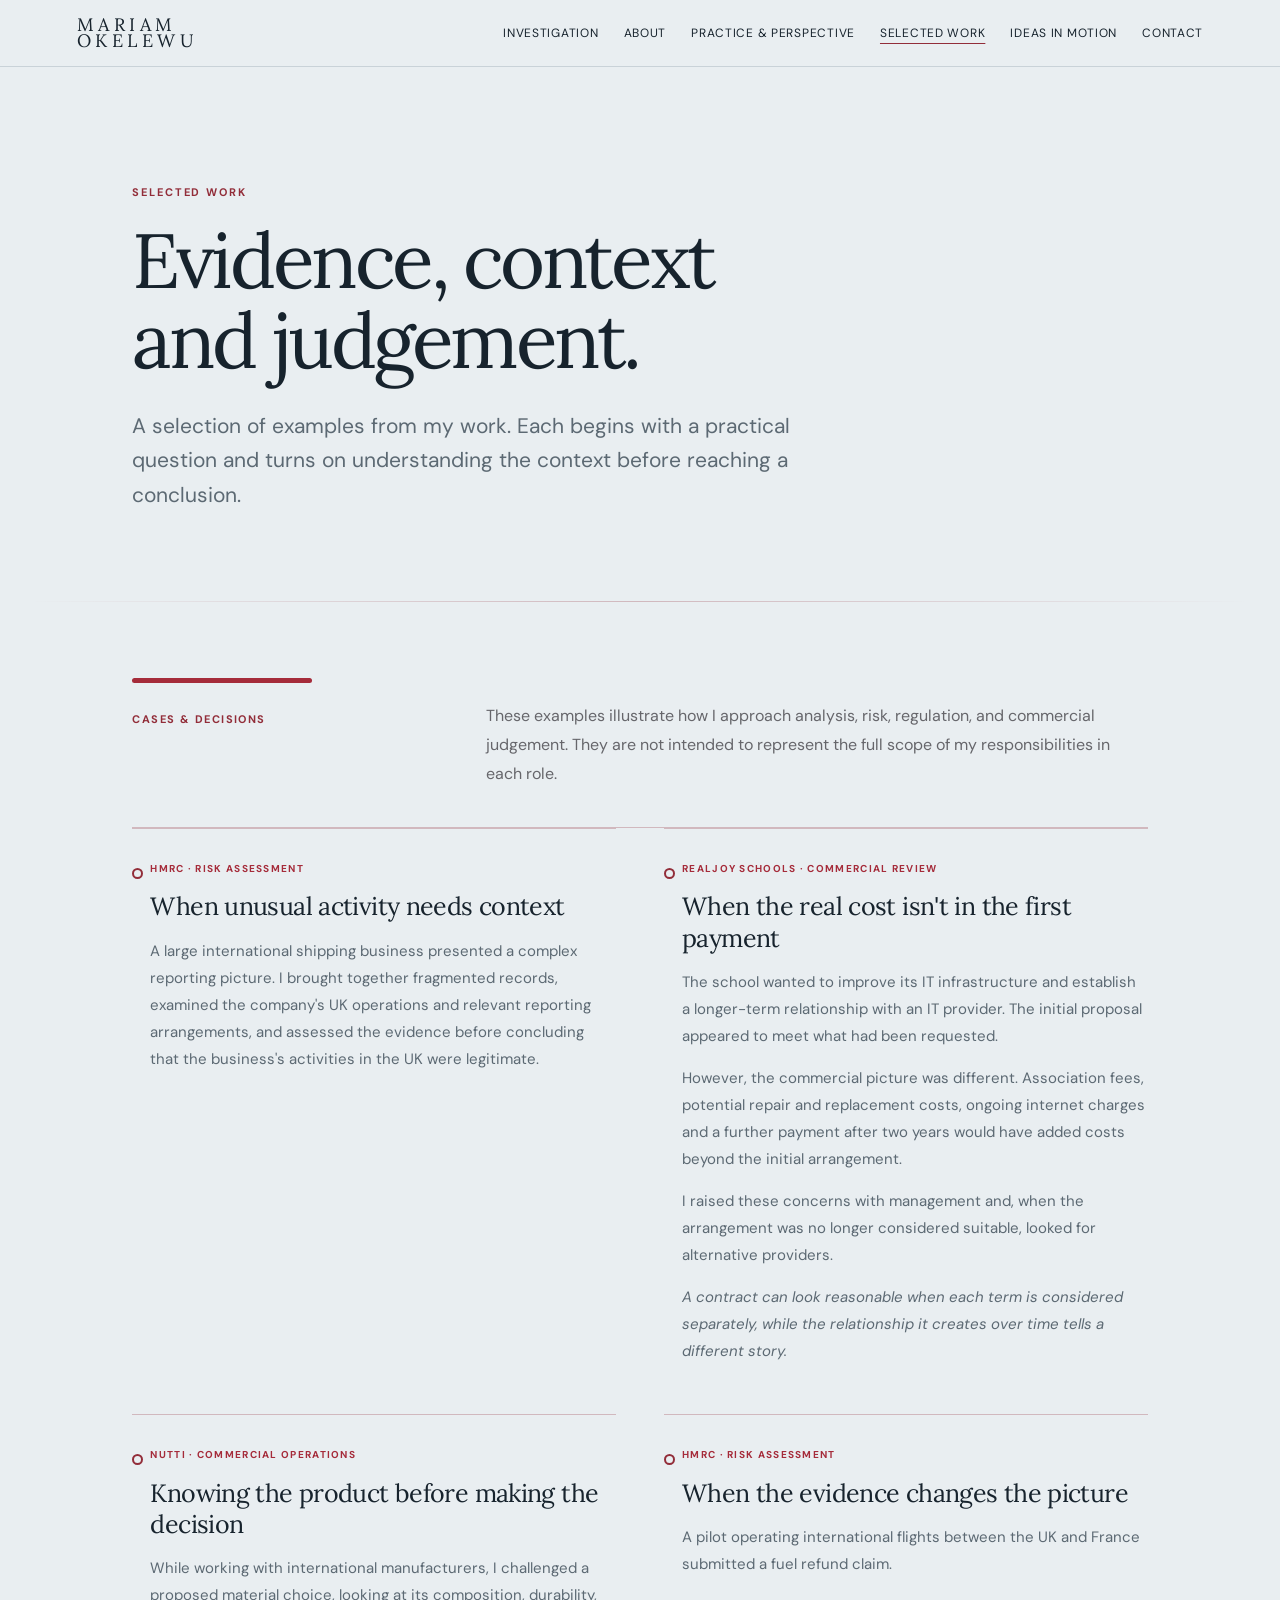
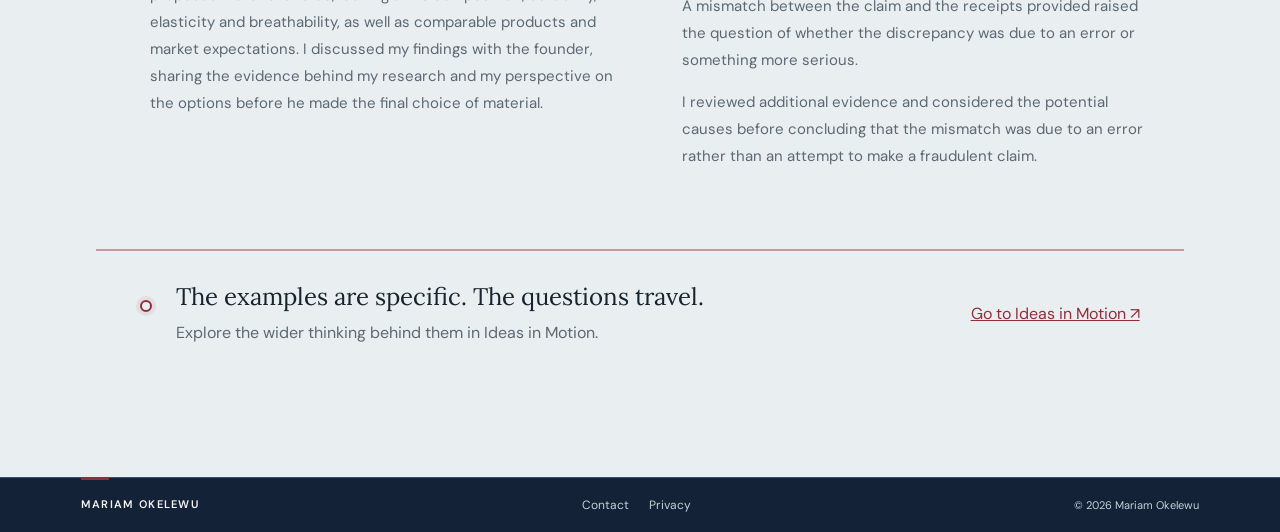
<file: work.html>
<!doctype html><html lang="en"><head><meta charset="utf-8"><meta name="viewport" content="width=device-width,initial-scale=1"><title>Selected Work — Mariam Okelewu</title><meta name="description" content="Selected anonymized case studies showing analysis, risk assessment, regulation and commercial judgement."><meta property="og:title" content="Selected Work — Mariam Okelewu"><meta property="og:description" content="Selected anonymized case studies showing analysis, risk assessment, regulation and commercial judgement."><meta property="og:type" content="website"><meta property="og:url" content="https://mariamokelewu.github.io/work.html"><meta name="twitter:card" content="summary"><meta name="twitter:title" content="Selected Work — Mariam Okelewu"><meta name="twitter:description" content="Selected anonymized case studies showing analysis, risk assessment, regulation and commercial judgement."><link rel="canonical" href="https://mariamokelewu.github.io/work.html"><meta name="theme-color" content="#e9eef1"><link rel="icon" href="favicon.svg" type="image/svg+xml"><link rel="preconnect" href="https://fonts.googleapis.com"><link rel="preconnect" href="https://fonts.gstatic.com" crossorigin><link href="https://fonts.googleapis.com/css2?family=DM+Sans:wght@400;500;600;700&family=Lora:wght@400;500;600&display=swap" rel="stylesheet"><link rel="stylesheet" href="styles.css?v=20261027"><style>.case p{text-align:left;hyphens:none;}.selected-intro{text-align:left;hyphens:none;}</style></head><body class="work-light"><a class="skip-link" href="#main-content">Skip to main content</a><nav class="nav"><a class="logo" href="index.html">MARIAM OKELEWU</a><button class="menu-toggle" type="button" aria-expanded="false" aria-controls="site-menu" aria-label="Open navigation menu"><span></span><span></span><span></span></button><div class="links" id="site-menu"><a href="investigation.html">Investigation</a><a href="about.html">About</a><a href="practice.html">Practice &amp; Perspective</a><a href="work.html" aria-current="page">Selected Work</a><a href="ideas.html">Ideas in Motion</a><a href="contact.html">Contact</a></div></nav><header class="page-hero work-hero"><div class="kicker">Selected Work</div><h1>Evidence, context and judgement.</h1><p class="hero-deck">A selection of examples from my work. Each begins with a practical question and turns on understanding the context before reaching a conclusion.</p></header>
<main id="main-content" class="page-content work-page"><div class="work-intro"><span class="eyebrow">Cases &amp; decisions</span><p>These examples illustrate how I approach analysis, risk, regulation, and commercial judgement. They are not intended to represent the full scope of my responsibilities in each role.</p></div><div class="work-cases"><div class="case">
<div class="tag">HMRC · Risk Assessment</div>
<h3>When unusual activity needs context</h3>
<p>A large international shipping business presented a complex reporting picture. I brought together fragmented records, examined the company's UK operations and relevant reporting arrangements, and assessed the evidence before concluding that the business's activities in the UK were legitimate.</p>
</div><div class="case">
<div class="tag">RealJoy Schools · Commercial Review</div>
<h3>When the real cost isn't in the first payment</h3>
<p>The school wanted to improve its IT infrastructure and establish a longer-term relationship with an IT provider. The initial proposal appeared to meet what had been requested.</p>
<p>However, the commercial picture was different. Association fees, potential repair and replacement costs, ongoing internet charges and a further payment after two years would have added costs beyond the initial arrangement.</p>
<p>I raised these concerns with management and, when the arrangement was no longer considered suitable, looked for alternative providers.</p>
<p><em>A contract can look reasonable when each term is considered separately, while the relationship it creates over time tells a different story.</em></p>
</div><div class="case">
<div class="tag">Nutti · Commercial Operations</div>
<h3>Knowing the product before making the decision</h3>
<p>While working with international manufacturers, I challenged a proposed material choice, looking at its composition, durability, elasticity and breathability, as well as comparable products and market expectations. I discussed my findings with the founder, sharing the evidence behind my research and my perspective on the options before he made the final choice of material.</p>
</div><div class="case"><div class="tag">HMRC · Risk Assessment</div><h3>When the evidence changes the picture</h3><p>A pilot operating international flights between the UK and France submitted a fuel refund claim.</p><p>A mismatch between the claim and the receipts provided raised the question of whether the discrepancy was due to an error or something more serious.</p><p>I reviewed additional evidence and considered the potential causes before concluding that the mismatch was due to an error rather than an attempt to make a fraudulent claim.</p></div></div><div class="work-closing"><span class="thread-dot"></span><div><h2>The examples are specific. The questions travel.</h2><p>Explore the wider thinking behind them in Ideas in Motion.</p></div><a class="text-link" href="ideas.html">Go to Ideas in Motion ↗</a></div></main><footer class="site-footer">
  <div class="site-footer-inner">
    <a class="site-footer-brand" href="index.html">MARIAM OKELEWU</a>
    <nav class="site-footer-nav" aria-label="Footer links">
      <a href="contact.html">Contact</a>
      <a href="privacy.html">Privacy</a>
    </nav>
    <span class="site-footer-copy">© 2026 Mariam Okelewu</span>
  </div>
</footer><script>(function(){const b=document.querySelector('.menu-toggle'),m=document.getElementById('site-menu');if(!b||!m)return;b.addEventListener('click',function(){const open=m.classList.toggle('open');b.setAttribute('aria-expanded',String(open));b.setAttribute('aria-label',open?'Close navigation menu':'Open navigation menu');});m.querySelectorAll('a').forEach(function(a){a.addEventListener('click',function(){m.classList.remove('open');b.setAttribute('aria-expanded','false');b.setAttribute('aria-label','Open navigation menu');});});})();</script></body></html>
</file>
<file: styles.css>
*{box-sizing:border-box}
:root{
  --bg:#e9eef1;
  --surface:#e9eef1;
  --surface-2:#e9eef1;
  --ink:#17232d;
  --muted:#5c6973;
  --line:#c9d2d8;
  --burgundy:#7a3048;
  --blue:#36596e;
  --footer:#243746;
}
html{scroll-behavior:smooth}
body{margin:0;background:var(--bg);color:var(--ink);font:16px/1.68 DM Sans,Arial,Helvetica,sans-serif}
a{color:inherit}
:focus-visible{outline:2px solid var(--burgundy);outline-offset:4px}
.skip-link{position:fixed;left:16px;top:12px;z-index:200;padding:10px 14px;background:var(--ink);color:#fff;text-decoration:none;transform:translateY(-160%);transition:transform .15s ease}
.skip-link:focus{transform:translateY(0)}
.form-note{max-width:720px;color:var(--muted);font-size:13px;line-height:1.6;margin:0 0 22px}
input:focus-visible,textarea:focus-visible,.cookie button:focus-visible,.menu-toggle:focus-visible{outline:3px solid var(--burgundy);outline-offset:3px}

.nav{
  position:sticky;top:0;z-index:50;
  background:rgba(233,238,241,.97);
  border-bottom:1px solid var(--line);
  padding:17px 6vw;
  display:flex;justify-content:space-between;align-items:center;gap:28px
}
.logo{
  display:inline-flex;flex-direction:column;justify-content:center;
  font:400 18px/.9 "Lora",Georgia,"Times New Roman",serif;
  letter-spacing:.25em;text-transform:uppercase;text-decoration:none;
  max-width:170px
}
.links{display:flex;gap:25px;flex-wrap:wrap;justify-content:flex-end;align-items:center}
.links a{font-size:12px;text-decoration:none;letter-spacing:.06em;text-transform:uppercase}
.links a:hover{color:var(--burgundy)}
.menu-toggle{
  display:none;width:34px;height:30px;padding:5px 2px;
  background:none;border:0;color:var(--ink);cursor:pointer;
  flex-direction:column;justify-content:center;align-items:flex-end;gap:5px
}
.menu-toggle span{display:block;width:24px;height:1.5px;background:currentColor;transition:transform .18s ease,opacity .18s ease,width .18s ease}
.menu-toggle span:nth-child(2){width:18px}
.menu-toggle[aria-expanded="true"] span:nth-child(1){transform:translateY(6.5px) rotate(45deg)}
.menu-toggle[aria-expanded="true"] span:nth-child(2){opacity:0;width:24px}
.menu-toggle[aria-expanded="true"] span:nth-child(3){transform:translateY(-6.5px) rotate(-45deg)}
.hero{
  min-height:76vh;padding:12vh 8vw;
  display:flex;align-items:center;border-bottom:1px solid var(--line)
}
.hero-inner{max-width:1050px}
.kicker,.tag{
  font-size:11px;text-transform:uppercase;letter-spacing:.17em;
  color:var(--burgundy);font-weight:700
}
h1,h2,h3{font-family:"Lora",Georgia,"Times New Roman",serif;font-weight:400}
h1{
  font-size:clamp(50px,7vw,98px);line-height:.98;
  margin:20px 0 28px;letter-spacing:-.025em
}
h2{font-size:43px;margin:0;line-height:1.08}
h3{font-size:27px;margin:10px 0;line-height:1.2}
.hero p,.intro,.quote{
  font:clamp(18px,2vw,23px)/1.5 DM Sans,Arial,Helvetica,sans-serif;
  max-width:800px
}
.button{
  display:inline-block;margin-top:24px;background:var(--ink);color:#fff;
  padding:13px 21px;text-decoration:none;font-size:12px;
  letter-spacing:.07em;text-transform:uppercase;border:1px solid var(--ink)
}
.button:hover{background:var(--burgundy);border-color:var(--burgundy)}
section{padding:95px 8vw;border-top:1px solid var(--line)}
.section-grid{
  display:grid;grid-template-columns:minmax(180px,1fr) 2.25fr;
  gap:75px;max-width:1220px;margin:auto
}
.cards{margin-top:38px}
.card{
  display:block;background:transparent;border:0;border-top:1px solid var(--line);
  padding:28px 0;text-decoration:none;transition:padding .22s ease,background .22s ease
}
.card:last-child{border-bottom:1px solid var(--line)}
.card:hover{padding-left:12px;padding-right:12px;background:rgba(233,238,241,.58)}
.card span{font-size:11px;letter-spacing:.14em;color:var(--muted)}
.card h3{margin:9px 0 8px}
.card p{margin:0;max-width:720px;color:var(--muted)}
.case{border-top:1px solid var(--line);padding:30px 0}
.case:last-child{border-bottom:1px solid var(--line)}
.case h3{font-size:32px;margin:10px 0 9px}
.case p{max-width:800px}
.editorial-links{margin-top:38px}
.editorial-link{
  display:grid;grid-template-columns:64px 1fr 38px;align-items:center;gap:25px;
  padding:30px 0;border-top:1px solid var(--line);text-decoration:none;
  transition:padding .22s ease,background .22s ease
}
.editorial-link:last-child{border-bottom:1px solid var(--line)}
.editorial-link:hover{padding-left:12px;padding-right:12px;background:rgba(233,238,241,.58)}
.editorial-number{font:12px/1 DM Sans,Arial,sans-serif;letter-spacing:.14em;color:var(--muted)}
.editorial-main{display:flex;align-items:baseline;justify-content:space-between;gap:30px}
.editorial-title{font:32px/1.15 "Lora",Georgia,"Times New Roman",serif;color:var(--ink)}
.editorial-desc{font-size:14px;color:var(--muted);max-width:380px}
.editorial-arrow{font-size:22px;color:var(--burgundy);text-align:right}
.page-hero{
  padding:110px 8vw 75px;max-width:1220px;margin:auto
}
.page-hero h1{font-size:clamp(48px,6vw,78px);max-width:1050px}
.page-content{max-width:1220px;margin:auto;padding:0 8vw 100px}
.prose{max-width:820px}
.prose h2{font-size:32px;margin-top:55px}
.quote{font-family:"Lora",Georgia,"Times New Roman",serif}
.meta{color:var(--muted);font-size:14px}
.practice-intro{max-width:820px;margin-bottom:55px}
footer{margin-top:0;padding:26px 8vw 26px;background:var(--footer);color:#f8f6f1}
.footer-inner{max-width:1220px;margin:0 auto}
.footer-top{display:grid;grid-template-columns:minmax(0,1.35fr) minmax(250px,.65fr);gap:70px;padding-bottom:54px;border-bottom:1px solid rgba(248,246,241,.22)}
.footer-kicker{
  display:inline-flex;flex-direction:column;
  font:400 17px/.9 "Lora",Georgia,"Times New Roman",serif;
  letter-spacing:.25em;text-transform:uppercase;
  color:#f8f6f1;max-width:180px
}
.footer-title{font:400 clamp(32px,4vw,52px)/1.08 "Lora",Georgia,"Times New Roman",serif;margin:0 0 16px;max-width:720px}
.footer-copy{max-width:600px;margin:0;color:#d7e0e5;font-size:14px;line-height:1.65}
.footer-nav{display:grid;grid-template-columns:1fr 1fr;gap:34px}
.footer-label{display:block;margin-bottom:14px;font:600 10px/1 DM Sans,Arial,sans-serif;letter-spacing:.16em;text-transform:uppercase;color:#b9c7cf}
.footer-links{display:flex;flex-direction:column;align-items:flex-start;gap:10px}
.footer-links a{font-size:13px;text-decoration:none;color:#f8f6f1}
.footer-links a:hover{color:#d9a5b3}
.footer-bottom{display:flex;justify-content:space-between;align-items:center;gap:25px;padding-top:22px;color:#b9c7cf;font-size:11px}
.footer-bottom-links{display:flex;gap:18px}
.footer-bottom a{color:#dce3e7;text-decoration:none}
.footer-bottom a:hover{color:#d9a5b3}
.form{max-width:720px}
label{display:block;font-size:12px;letter-spacing:.08em;text-transform:uppercase;margin:20px 0 7px}
input,textarea{
  width:100%;padding:14px;border:1px solid #bcc7ce;background:var(--surface);
  color:var(--ink);font:inherit;border-radius:0
}
textarea{min-height:160px}
.form-row{display:grid;grid-template-columns:1fr 1fr;gap:18px}
.visually-hidden{position:absolute!important;width:1px;height:1px;overflow:hidden;clip:rect(0,0,0,0)}
.cookie{
  position:fixed;left:22px;right:22px;bottom:22px;z-index:100;
  background:var(--ink);color:#fff;padding:18px 20px;display:none;
  border:1px solid rgba(255,255,255,.2)
}
.cookie.show{display:flex;align-items:center;justify-content:space-between;gap:25px}
.cookie p{margin:0;font-size:13px}
.cookie-actions{display:flex;gap:10px;flex-shrink:0}
.cookie button{padding:10px 15px;cursor:pointer;font:13px Arial,sans-serif}
.accept{background:#fff;color:var(--ink);border:1px solid #fff}
.decline{background:transparent;color:#fff;border:1px solid rgba(255,255,255,.55)}

@media(max-width:1100px){
  .nav{padding:15px 5vw}
  .logo{font-size:14px;line-height:.92;letter-spacing:.19em;max-width:125px}
  .menu-toggle{display:flex}
  .links{
    display:none;position:absolute;left:0;right:0;top:100%;
    background:var(--surface);border-bottom:1px solid var(--line);
    padding:12px 5vw 18px;gap:0;flex-direction:column;align-items:stretch
  }
  .links.open{display:flex}
  .links a{font-size:12px;padding:13px 0;border-bottom:1px solid var(--line)}
  .links a:last-child{border-bottom:0}
  .hero{min-height:72vh;padding:78px 7vw 72px}
  .section-grid{grid-template-columns:1fr;gap:30px}
  .cards{margin-top:30px}
  .card{padding:25px 0}
  .card:hover{padding-left:0;padding-right:0;background:transparent}
  .editorial-link{grid-template-columns:42px 1fr;gap:16px;padding:25px 0}
  .editorial-main{display:block}
  .editorial-title{font-size:28px;display:block;margin-bottom:9px}
  .editorial-desc{font-size:14px;max-width:100%}
  .editorial-arrow{grid-column:2;text-align:left;margin-top:-8px}
  .page-hero{padding:78px 7vw 50px}
  .page-content{padding:0 7vw 80px}
  .page-hero h1{font-size:clamp(43px,12vw,66px)}
  .prose h2{font-size:29px}
  .case h3{font-size:29px}
  .form-row{grid-template-columns:1fr}
  .footer-top{grid-template-columns:1fr;gap:42px;padding-bottom:42px}
  .footer-kicker{font-size:14px;letter-spacing:.18em;max-width:135px}
  .footer-nav{grid-template-columns:1fr 1fr;gap:28px}
  .footer-bottom{align-items:flex-start;flex-direction:column;gap:12px}
  .footer-bottom-links{gap:16px}
  .cookie{left:12px;right:12px;bottom:12px}
  .cookie.show{flex-direction:column;align-items:flex-start}
  .cookie-actions{width:100%}
  .cookie button{flex:1}
}
@media(min-width:801px) and (max-width:1100px){
  .section-grid{gap:45px}
  .editorial-main{display:block}
  .editorial-title{display:block;margin-bottom:9px}
  .editorial-desc{display:block;margin-top:0;max-width:520px}
}
@media(prefers-reduced-motion:reduce){
  html{scroll-behavior:auto}
  .skip-link{transition:none}
  .card,.editorial-link{transition:none}
  .card:hover,.editorial-link:hover{padding-left:0;padding-right:0}
}

/* Quiet location and local-time detail */
.footer-location{font-family:ui-monospace,SFMono-Regular,Menlo,Consolas,monospace;letter-spacing:.08em;color:#b9c7cf;white-space:nowrap}
.footer-bottom{flex-wrap:wrap}
@media(max-width:600px){.footer-bottom{align-items:flex-start;gap:14px}.footer-location{width:100%;order:0}.footer-bottom>span:not(.footer-location){order:1}.footer-bottom-links{order:2}}


/* RED THREAD IMPLEMENTATION LAYER — October 2026 */
:root{--thread:#922d39;--thread-bright:#b13a46;--investigation:#142237;--investigation-2:#1c3047;--paper-blue:#e9eff1}
.thread-home{background:var(--paper-blue)}
.thread-home .hero{min-height:auto;display:block;padding:48px 7vw 28px;background:var(--paper-blue)}
.thread-meta{display:flex;justify-content:space-between;gap:18px;padding:0 0 16px;border-bottom:1px solid #c3cdd2;color:#5a6c78;font:500 10px/1.5 ui-monospace,SFMono-Regular,Menlo,monospace;letter-spacing:.1em;text-transform:uppercase}
.thread-intro{display:grid;grid-template-columns:minmax(0,1.2fr) minmax(280px,.8fr);gap:7vw;align-items:end;max-width:1280px;margin:0 auto;padding:55px 0 34px}
.thread-intro h1{font:400 clamp(48px,7.2vw,100px)/.97 Lora,Georgia,serif;letter-spacing:-.06em;max-width:850px;margin:0}
.thread-intro h1 em{font-style:normal;color:var(--thread)}
.thread-summary{max-width:440px;padding-bottom:5px}
.thread-summary p{font-size:17px;line-height:1.8;color:#526572;margin:0 0 20px}
.thread-actions{display:flex;flex-wrap:wrap;align-items:center;gap:10px 20px}
.thread-actions .button{margin:0;background:var(--thread);border-color:var(--thread);white-space:nowrap}
.thread-text-link{font-size:13px;text-decoration:none;border-bottom:1px solid var(--thread);padding:8px 0}
.thread-map-wrap{max-width:1280px;margin:0 auto}
.thread-map-heading{display:flex;justify-content:space-between;gap:16px;align-items:center;font-size:11px;letter-spacing:.14em;text-transform:uppercase;color:#5a6c78}
.thread-map-heading em{font:italic 15px Lora,Georgia,serif;letter-spacing:0;text-transform:none}
.thread-map{width:100%;height:auto;display:block;overflow:visible;margin:8px 0 0}
.thread-path{fill:none;stroke:var(--thread);stroke-width:6;stroke-linecap:round;stroke-linejoin:round;vector-effect:non-scaling-stroke;stroke-dasharray:1500;stroke-dashoffset:1500;animation:threadDraw 2.2s ease forwards}
.thread-branch{fill:none;stroke:var(--thread);stroke-width:3.5;stroke-dasharray:4 7;opacity:.8;vector-effect:non-scaling-stroke}
.thread-dot{fill:var(--paper-blue);stroke:var(--thread);stroke-width:3.5;vector-effect:non-scaling-stroke}
.thread-label{font:500 13px ui-monospace,SFMono-Regular,Menlo,monospace;letter-spacing:.02em;fill:#1c2a34}
.thread-note{font:italic 14px Lora,Georgia,serif;fill:#5a6c78}
.thread-map-caption{display:flex;justify-content:space-between;gap:16px;border-top:1px solid #c3cdd2;padding:14px 0 22px;color:#5a6c78;font:500 10px/1.6 ui-monospace,SFMono-Regular,Menlo,monospace;letter-spacing:.07em;text-transform:uppercase}
.thread-section{padding:76px 8vw;background:var(--paper-blue);border-top:1px solid #c3cdd2}
.thread-section .section-grid{gap:7vw}
.thread-section h2{font-size:clamp(32px,4.5vw,56px);letter-spacing:-.04em}
.thread-section .intro{font-size:17px;line-height:1.8;color:#526572}
.thread-steps{display:grid;grid-template-columns:repeat(5,minmax(0,1fr));gap:0;position:relative;margin:48px auto 0;max-width:1220px}
.thread-steps:before{content:"";position:absolute;left:0;right:0;top:8px;border-top:4px solid var(--thread)}
.thread-step{position:relative;padding:29px 18px 0 0}
.thread-step:before{content:"";position:absolute;left:0;top:0;width:12px;height:12px;border:2px solid var(--thread);border-radius:50%;background:var(--paper-blue)}
.thread-step .step-num{font:500 11px ui-monospace,SFMono-Regular,Menlo,monospace;color:var(--thread)}
.thread-step h3{font-size:21px;margin:12px 0 8px}
.thread-step p{font-size:13px;line-height:1.7;color:#526572;margin:0}
.thread-gateway{background:var(--investigation);color:#f5f4ef;padding:78px 8vw}
.thread-gateway .section-grid{gap:7vw}
.thread-gateway .kicker{color:#df9aa2}
.thread-gateway h2{font-size:clamp(34px,4.5vw,56px)}
.thread-gateway p{color:#c0cbd4;line-height:1.8}
.thread-gateway .editorial-link{border-color:#405064}
.thread-gateway .editorial-title{color:#f5f4ef}
.thread-gateway .editorial-desc{color:#c0cbd4}
.thread-gateway .editorial-number{color:#aab9c6}
.thread-gateway .editorial-arrow{color:#e2a5aa}
.investigation-page{background:var(--investigation);color:#f5f4ef;min-height:70vh;padding:0 8vw 90px}
.investigation-hero{max-width:1220px;margin:auto;padding:85px 0 55px;border-bottom:1px solid #405064}
.investigation-hero .kicker{color:#df9aa2}
.investigation-hero h1{font-size:clamp(48px,7vw,88px);max-width:950px;letter-spacing:-.055em}
.investigation-hero p{max-width:720px;color:#c0cbd4;font-size:18px;line-height:1.8}
.investigation-columns{display:grid;grid-template-columns:1fr 1fr;gap:7vw;max-width:1220px;margin:0 auto;padding:50px 0}
.investigation-item{position:relative;padding:0 0 28px;border-bottom:1px solid #405064}
.investigation-item .num{font:500 11px ui-monospace,SFMono-Regular,Menlo,monospace;color:#df9aa2;letter-spacing:.12em}
.investigation-item h2{font-size:clamp(28px,3.2vw,42px);margin:16px 0}
.investigation-item p{color:#c0cbd4;line-height:1.8;max-width:520px}
.investigation-item a{display:inline-block;margin-top:12px;padding-bottom:7px;border-bottom:1px solid #df9aa2;text-decoration:none;color:#f5f4ef}
.investigation-thread{max-width:1220px;margin:10px auto 0;border-top:1px solid #405064;padding-top:22px;display:flex;justify-content:space-between;gap:18px;color:#aab9c6;font:500 10px/1.6 ui-monospace,SFMono-Regular,Menlo,monospace;letter-spacing:.1em;text-transform:uppercase}
.thread-return{color:#f5f4ef;text-decoration:none;border-bottom:1px solid #df9aa2;padding-bottom:5px}
@keyframes threadDraw{to{stroke-dashoffset:0}}
@media(max-width:850px){.thread-intro{grid-template-columns:1fr;gap:23px;padding:38px 0 25px}.thread-intro h1{font-size:clamp(46px,10vw,74px)}.thread-summary p{font-size:16px}.thread-steps{grid-template-columns:repeat(2,minmax(0,1fr));gap:28px 18px}.thread-steps:before{display:none}.thread-step{padding:0 0 0 20px}.thread-step:before{top:5px;width:10px;height:10px}.thread-section .section-grid{grid-template-columns:1fr;gap:20px}.thread-gateway .section-grid{grid-template-columns:1fr;gap:20px}.investigation-columns{gap:30px}}
@media(max-width:600px){.thread-home .hero{padding:28px 6vw 18px}.thread-meta{font-size:9px}.thread-map-heading{align-items:flex-start;flex-direction:column;gap:5px}.thread-map{margin:16px 0 0}.thread-label{font-size:18px}.thread-note{font-size:17px}.thread-map-caption{font-size:9px}.thread-map-caption span:last-child{display:none}.thread-section,.thread-gateway{padding:54px 6vw}.thread-steps{grid-template-columns:1fr 1fr}.thread-step h3{font-size:19px}.investigation-page{padding:0 6vw 60px}.investigation-hero{padding:58px 0 36px}.investigation-hero h1{font-size:clamp(42px,11vw,62px)}.investigation-hero p{font-size:16px}.investigation-columns{grid-template-columns:1fr;padding:34px 0;gap:34px}.investigation-thread{font-size:9px;flex-direction:column}}
@media(prefers-reduced-motion:reduce){.thread-path{animation:none;stroke-dashoffset:0}}


/* === Red Thread: full-site editorial layer, v2 === */
:root{--thread:#922d39;--thread-bright:#b13a46;--paper:#e9eef1;--ink:#24262a;--muted:#66666b;--line:rgba(146,45,57,.28);--night:#20242d;}
.page-hero{position:relative;overflow:hidden;padding-top:clamp(64px,9vw,118px);padding-bottom:clamp(54px,7vw,90px);}
.page-hero:after{content:"";position:absolute;left:0;right:0;bottom:0;height:1px;background:linear-gradient(90deg,transparent,var(--line),transparent);}
.page-hero h1{max-width:980px;line-height:1.04;letter-spacing:-.045em;text-wrap:balance;}
.hero-deck{max-width:700px;margin:24px 0 0;font-size:clamp(17px,1.8vw,21px);line-height:1.65;color:var(--muted);}
.hero-thread{display:flex;align-items:center;gap:0;width:min(400px,70vw);height:34px;margin-top:34px;position:relative;}
.hero-thread:before{content:"";position:absolute;left:0;right:0;height:2px;background:var(--thread);opacity:.65;transform:rotate(-2deg);}
.hero-thread span{display:block;width:11px;height:11px;border:2px solid var(--thread);background:var(--paper);border-radius:50%;z-index:1;}
.hero-thread i{display:block;width:7px;height:7px;background:var(--thread-bright);border-radius:50%;margin:0 auto;z-index:1;}
.page-content{padding-top:clamp(38px,6vw,76px);}
.eyebrow,.story-index,.stage-label,.annotation-label{font-size:11px;text-transform:uppercase;letter-spacing:.13em;font-weight:700;color:var(--thread);}
.story-page{max-width:1220px;}
.story-layout{display:grid;grid-template-columns:minmax(140px, .55fr) minmax(0, 1.45fr);gap:clamp(36px,8vw,120px);align-items:start;}
.margin-note{position:sticky;top:100px;max-width:190px;padding-top:6px;color:var(--muted);font-size:14px;line-height:1.65;}
.margin-mark{display:block;font-family:Georgia,serif;font-size:38px;color:var(--thread);line-height:1;margin-bottom:12px;}
.story-prose{max-width:760px;}
.story-section{position:relative;padding:0 0 46px 26px;margin:0 0 46px;border-left:1px solid var(--line);}
.story-section:before{content:"";position:absolute;left:-6px;top:4px;width:11px;height:11px;border-radius:50%;background:var(--paper);border:2px solid var(--thread);}
.story-section h2{font-size:clamp(27px,3.2vw,38px);line-height:1.15;letter-spacing:-.03em;margin:14px 0 20px;}
.story-section p{font-size:17px;line-height:1.85;margin:0 0 18px;color:#414147;}
.story-end{padding:28px 0 0 26px;border-left:1px solid var(--line);max-width:680px;}
.thread-dot{display:block;width:12px;height:12px;border-radius:50%;border:2px solid var(--thread);margin-bottom:16px;}
.story-end p{font-family:Lora,Georgia,serif;font-size:21px;line-height:1.6;}
.practice-page{max-width:1180px;}
.practice-intro{display:grid;grid-template-columns:.65fr 1.35fr;gap:30px 8vw;padding:0 0 60px;border-bottom:1px solid var(--line);}
.practice-intro .eyebrow{padding-top:8px;}
.practice-intro p{max-width:720px;color:#4c4c52;line-height:1.8;font-size:16px;}
.practice-intro .practice-lead{font-family:Lora,Georgia,serif;font-size:clamp(24px,3vw,36px);line-height:1.4;color:var(--ink);margin:0 0 8px;}
.practice-map{padding:64px 0 30px;}
.map-heading{display:flex;justify-content:space-between;gap:30px;align-items:baseline;margin-bottom:32px;}
.map-heading p{max-width:460px;color:var(--muted);font-size:14px;line-height:1.6;}
.practice-stages{position:relative;display:grid;grid-template-columns:repeat(6,minmax(0,1fr));gap:28px 24px;}
.practice-stages:before{content:"";position:absolute;left:16px;right:16px;top:21px;height:4px;background:var(--thread);opacity:1;}
.practice-stage{position:relative;grid-column:span 2;display:grid;grid-template-columns:44px 1fr;gap:12px;align-items:start;min-width:0;}
.practice-stage:nth-child(4){grid-column:2 / span 2;}
.practice-stage:nth-child(5){grid-column:4 / span 2;}
.stage-number{position:relative;z-index:1;display:flex;align-items:center;justify-content:center;width:34px;height:34px;border-radius:50%;border:1.5px solid var(--thread);background:var(--paper);font-size:12px;font-weight:700;color:var(--thread);}
.stage-label{display:block;margin:2px 0 10px;font-size:10px;}
.practice-stage h2{font-size:23px;line-height:1.2;letter-spacing:-.03em;margin:0 0 12px;}
.practice-stage p{font-size:15px;line-height:1.7;color:var(--muted);margin:0;}
.practice-notes{display:grid;grid-template-columns:1fr 1fr;gap:clamp(24px,5vw,70px);padding:50px 0;border-top:1px solid var(--line);}
.annotation{position:relative;padding:0 0 0 22px;border-left:2px solid var(--thread);}
.annotation p{font-family:Lora,Georgia,serif;font-size:20px;line-height:1.6;margin:12px 0 0;}
.annotation-question{border-left-style:dashed;}
.practice-next{display:grid;grid-template-columns:1fr auto;gap:24px;align-items:center;padding:36px 0;border-top:1px solid var(--line);}
.practice-next h2{font-size:clamp(22px,2.7vw,32px);line-height:1.25;max-width:650px;margin:12px 0;letter-spacing:-.025em;}
.practice-next p{max-width:620px;line-height:1.7;color:var(--muted);}
.thread-link{display:flex;align-items:center;gap:28px;min-width:205px;padding:15px 0;border-bottom:1px solid var(--thread);color:var(--ink);text-decoration:none;font-size:14px;}
.thread-link b{color:var(--thread);font-size:20px;}
.practice-next-secondary{margin-top:6px;}
.ideas-opening{display:grid;grid-template-columns:.6fr 1.4fr;gap:24px 8vw;padding-bottom:48px;border-bottom:1px solid var(--line);}
.ideas-opening .eyebrow{padding-top:8px;}
.ideas-quote{font-family:Lora,Georgia,serif;font-size:clamp(25px,3.2vw,39px);line-height:1.4;letter-spacing:-.025em;margin:0;max-width:760px;}
.ideas-opening>p:last-child{grid-column:2;max-width:700px;line-height:1.8;color:var(--muted);margin:0;}
.ideas-list{padding-top:6px;}
.idea-entry{display:grid;grid-template-columns:170px 1fr 36px;gap:24px;align-items:start;padding:36px 0 40px;border-bottom:1px solid var(--line);}
.idea-index{font-family:Lora,Georgia,serif;font-size:27px;color:var(--thread);}
.idea-index span{display:block;font-family:'DM Sans',sans-serif;font-size:10px;text-transform:uppercase;letter-spacing:.12em;color:var(--muted);margin-top:12px;}
.idea-body h2{font-size:clamp(25px,3vw,34px);line-height:1.2;letter-spacing:-.03em;margin:0 0 14px;max-width:760px;}
.idea-body p{font-size:16px;line-height:1.8;color:var(--muted);max-width:760px;margin:0 0 20px;}
.ideas-read{display:inline-flex;gap:16px;align-items:center;color:var(--thread);font-size:14px;font-weight:700;text-decoration:none;border-bottom:1px solid var(--line);padding-bottom:7px;}
.idea-mark{font-size:23px;color:var(--thread);}
.ideas-footer-note{display:flex;gap:18px;align-items:flex-start;padding:34px 0 0;max-width:700px;color:var(--muted);line-height:1.7;}
.ideas-footer-note .thread-dot{flex:0 0 12px;margin-top:6px;}
.work-intro{display:grid;grid-template-columns:.55fr 1.45fr;gap:28px 8vw;padding-bottom:38px;border-bottom:1px solid var(--line);}
.work-intro .eyebrow{padding-top:8px;}
.work-intro p{max-width:760px;font-size:16px;line-height:1.8;color:var(--muted);margin:0;}
.work-cases{display:grid;grid-template-columns:1fr 1fr;gap:0 48px;}
.work-cases .case{padding:32px 0 34px;border-bottom:1px solid var(--line);}
.work-cases .case h3{font-size:25px;line-height:1.25;letter-spacing:-.025em;margin:14px 0;}
.work-cases .case p{font-size:15px;line-height:1.8;color:#4d4d53;}
.work-cases .case .tag{color:var(--thread);font-size:10px;letter-spacing:.12em;text-transform:uppercase;}
.work-closing{display:grid;grid-template-columns:16px 1fr auto;gap:20px;align-items:center;padding:38px 0 0;}
.work-closing h2{font-size:24px;line-height:1.3;margin:0 0 8px;}
.work-closing p{margin:0;color:var(--muted);}
.contact-layout{display:grid;grid-template-columns:.8fr 1.2fr;gap:clamp(40px,9vw,130px);align-items:start;}
.contact-aside{position:sticky;top:100px;}
.contact-aside h2{font-family:Lora,Georgia,serif;font-size:clamp(28px,3.5vw,42px);line-height:1.3;font-weight:400;letter-spacing:-.025em;margin:18px 0;}
.contact-aside p{line-height:1.8;color:var(--muted);}
.contact-aside-note{font-size:12px;text-transform:uppercase;letter-spacing:.09em;padding-top:18px;border-top:1px solid var(--line);margin-top:32px;}
.contact-form-wrap{padding:0 0 60px;}
.contact-form-wrap .form-note{font-size:12px;line-height:1.7;color:var(--muted);margin-bottom:24px;}
.contact-form-wrap .form label{display:block;margin:18px 0 8px;font-size:12px;letter-spacing:.05em;}
.contact-form-wrap input,.contact-form-wrap textarea{width:100%;font:inherit;padding:13px 14px;border:1px solid rgba(36,38,42,.22);background:rgba(255,255,255,.45);border-radius:0;}
.contact-form-wrap textarea{min-height:170px;resize:vertical;}
.contact-form-wrap input:focus,.contact-form-wrap textarea:focus{outline:2px solid var(--thread);outline-offset:2px;}
@media(max-width:760px){.story-layout,.practice-intro,.ideas-opening,.work-intro,.contact-layout{grid-template-columns:1fr;gap:22px}.margin-note,.contact-aside{position:static;max-width:none}.margin-note{display:flex;gap:14px;align-items:center}.margin-mark{margin:0}.practice-stages{grid-template-columns:1fr;gap:25px}.practice-stages:before{left:16px;right:auto;top:16px;bottom:10px;width:2px;height:auto}.practice-stage,.practice-stage:nth-child(4),.practice-stage:nth-child(5){grid-column:auto;grid-template-columns:44px 1fr}.practice-notes{grid-template-columns:1fr}.practice-next{grid-template-columns:1fr}.thread-link{justify-content:space-between;max-width:300px}.ideas-opening>p:last-child{grid-column:auto}.idea-entry{grid-template-columns:58px 1fr;gap:15px}.idea-index{font-size:22px}.idea-index span{font-size:9px;line-height:1.5}.idea-mark{display:none}.work-cases{grid-template-columns:1fr}.work-closing{grid-template-columns:14px 1fr}.work-closing .text-link{grid-column:2}.page-hero h1{font-size:clamp(40px,11vw,62px)}.hero-deck{font-size:17px}.story-section{padding-left:20px}.story-section p{font-size:16px}.map-heading{display:block}.map-heading p{margin-top:12px}}


/* About page: image-led red-thread narrative */
.about-thread-page { max-width: 1440px; margin: 0 auto; padding: clamp(2.5rem, 5vw, 5.5rem) clamp(1.25rem, 4vw, 4rem) 5rem; }
.about-thread-intro { display: grid; grid-template-columns: minmax(0, .93fr) minmax(0, 1.07fr); gap: clamp(2rem, 4vw, 4.5rem); align-items: start; }
.about-thread-left { position: sticky; top: 2rem; min-width: 0; }
.about-thread-left .kicker { margin: 0 0 1.1rem; }
.about-thread-left h1 { max-width: 10ch; margin: 0; font-family: var(--font-serif, "Lora", Georgia, serif); font-size: clamp(3.4rem, 6.2vw, 6.3rem); line-height: .98; letter-spacing: -.055em; font-weight: 400; }
.about-thread-left .title-period { color: #922d39; }
.about-thread-deck { max-width: 34rem; margin: 1.3rem 0 1.8rem; font-size: clamp(1.02rem, 1.35vw, 1.25rem); line-height: 1.55; color: var(--muted, #5d6264); }
.about-thread-image { position: relative; margin: 0; overflow: hidden; background: #dce4e6; aspect-ratio: 1 / 1.02; }
.about-thread-image img { display: block; width: 100%; height: 100%; object-fit: cover; object-position: center; filter: saturate(.78); }
.about-thread-image figcaption { position: absolute; left: 1rem; right: 1rem; bottom: 1rem; color: #fff; font-size: .75rem; letter-spacing: .02em; text-shadow: 0 1px 8px rgba(0,0,0,.6); }
.about-thread-image-note { display: flex; align-items: center; gap: .7rem; margin-top: 1rem; color: var(--muted, #5d6264); font-size: .75rem; letter-spacing: .06em; text-transform: uppercase; }
.about-thread-image-note .note-line { display: inline-block; width: 2.2rem; height: 2px; background: #922d39; }
.about-thread-chapters { position: relative; display: grid; grid-template-rows: repeat(4, auto); min-width: 0; padding-left: clamp(1rem, 2vw, 2rem); }
.about-thread-connectors { position: absolute; z-index: 0; left: -2.5rem; top: 0; width: calc(100% + 2.5rem); height: 100%; overflow: visible; pointer-events: none; }
.about-thread-connectors path { fill: none; stroke: #922d39; stroke-width: 3.5; stroke-linecap: round; }
.about-thread-connectors circle { fill: #922d39; }
.about-thread-connectors .thread-origin { fill: #922d39; }
.about-chapter { position: relative; z-index: 1; padding: 0 0 clamp(1.7rem, 3vw, 2.6rem) clamp(2.6rem, 4vw, 4rem); margin: 0 0 clamp(1.7rem, 3vw, 2.6rem); border-bottom: 1px solid var(--line, #d9d9d4); background: transparent; }
.about-chapter:last-child { border-bottom: 0; margin-bottom: 0; }
.about-chapter-label { margin: 0 0 .55rem; color: #922d39; font-size: .73rem; line-height: 1.4; font-weight: 600; letter-spacing: .13em; text-transform: uppercase; }
.about-chapter h2 { margin: 0 0 .8rem; font-family: var(--font-serif, "Lora", Georgia, serif); font-size: clamp(1.65rem, 2.5vw, 2.35rem); font-weight: 400; line-height: 1.13; letter-spacing: -.03em; }
.about-chapter p:not(.about-chapter-label) { max-width: 42rem; margin: .65rem 0 0; color: var(--muted, #5d6264); font-size: .98rem; line-height: 1.7; }
.about-thread-next { position: relative; margin: clamp(3rem, 6vw, 6rem) 0 0; padding: 1.8rem 0 0 1.2rem; border-top: 1px solid var(--line, #d9d9d4); }
.about-thread-next > p { margin: 0 0 1rem; font-family: var(--font-serif, "Lora", Georgia, serif); font-size: clamp(1.35rem, 2vw, 1.8rem); }
.about-next-node { position: absolute; top: -5px; left: 0; width: 9px; height: 9px; border-radius: 50%; background: #922d39; }
.about-next-links { display: flex; flex-wrap: wrap; gap: 1.5rem; }
@media (min-width: 1200px) {
  .about-thread-intro { gap: 5rem; }
  .about-thread-left h1 { max-width: none; white-space: nowrap; }
}
@media (max-width: 900px) {
  .about-thread-page { padding-top: 2.5rem; }
  .about-thread-intro { grid-template-columns: minmax(0, .85fr) minmax(0, 1.15fr); gap: 1.2rem; }
  .about-thread-left h1 { font-size: clamp(3rem, 5.5vw, 4.3rem); }
  .about-thread-chapters { padding-left: .2rem; }
  .about-thread-connectors { left: -1.3rem; width: calc(100% + 1.3rem); }
  .about-thread-connectors path { stroke-width: 3; }
  .about-chapter { padding-left: 2.2rem; }
  .about-chapter p:not(.about-chapter-label) { font-size: .9rem; }
}
@media (max-width: 680px) {
  .about-thread-page { padding: 2.2rem 1.2rem 3.5rem; }
  .about-thread-intro { display: block; }
  .about-thread-left { position: relative; top: auto; }
  .about-thread-left h1 { max-width: none; font-size: clamp(3.2rem, 14vw, 4.6rem); }
  .about-thread-deck { margin-bottom: 1.4rem; }
  .about-thread-image { aspect-ratio: 4 / 3; }
  .about-thread-image-note { margin-bottom: 2.2rem; }
  .about-thread-chapters { display: block; padding-left: 0; }
  .about-thread-connectors { display: none; }
  .about-chapter { padding: 0 0 1.8rem 1.4rem; margin: 0 0 1.8rem; border-bottom: 1px solid var(--line, #d9d9d4); }
  .about-chapter::before { content: ""; position: absolute; left: 0; top: .1rem; bottom: -1.9rem; width: 3px; background: #922d39; }
  .about-chapter::after { content: ""; position: absolute; left: -3px; top: .1rem; width: 9px; height: 9px; border-radius: 50%; background: #922d39; }
  .about-chapter:last-child::before { bottom: 0; }
  .about-chapter h2 { font-size: 1.75rem; }
  .about-chapter p:not(.about-chapter-label) { font-size: .96rem; }
  .about-thread-next { margin-top: 2.8rem; }
  .about-next-links { flex-direction: column; gap: .8rem; }
}


/* Selective color transitions: blue remains the canvas; cream and navy are used as section accents. */
.ideas-opening{
  background:var(--paper-blue);
  padding:clamp(28px,4vw,48px);
  margin:0 calc(-1 * clamp(16px,3vw,36px)) 0;
  border:0;
}
.ideas-list{padding-top:18px;}
.work-closing{
  background:var(--paper-blue);
  color:var(--ink);
  padding:clamp(28px,4vw,44px);
  margin:42px calc(-1 * clamp(16px,3vw,36px)) 0;
}
.work-closing p{color:#5c6973;}
.work-closing .thread-dot{border-color:#922d39;background:var(--paper-blue);}
.work-closing .text-link{color:#922d39;border-color:#922d39;}
@media(max-width:760px){
  .ideas-opening,.work-closing{margin-left:-12px;margin-right:-12px;padding:26px 20px;}
}


/* Review 4: remove the diagram and keep the Practice introduction structurally aligned. */
.practice-intro{grid-template-columns:.65fr 1.35fr;align-items:start;}
.practice-intro-copy{max-width:720px;min-width:0;}
.practice-intro-copy p{margin:0 0 12px;}
.practice-intro-copy p:last-child{margin-bottom:0;}
.practice-map{display:none;}

/* Ideas in Motion: navy is the full-page editorial setting, not a small accent block. */
.ideas-dark{background:var(--investigation);color:#f5f4ef;}
.ideas-dark .nav{background:var(--investigation);border-bottom-color:#405064;color:#f5f4ef;}
.ideas-dark .nav .logo,.ideas-dark .nav .links a{color:#f5f4ef;}
.ideas-dark .nav .links a:hover{color:#df9aa2;}
.ideas-dark .menu-toggle{color:#f5f4ef;}
.ideas-dark .menu-toggle span{background:#f5f4ef;}
.ideas-dark .page-hero:after{background:linear-gradient(90deg,transparent,#405064,transparent);}
.ideas-dark .kicker,.ideas-dark .eyebrow{color:#df9aa2;}
.ideas-dark .hero-deck{color:#c0cbd4;}
.ideas-dark .ideas-opening{background:transparent;border-bottom-color:#405064;}
.ideas-dark .ideas-opening>p:last-child,.ideas-dark .idea-body p,.ideas-dark .idea-index span,.ideas-dark .ideas-footer-note{color:#c0cbd4;}
.ideas-dark .idea-entry{border-bottom-color:#405064;}
.ideas-dark .idea-index,.ideas-dark .idea-mark,.ideas-dark .ideas-read{color:#e2a5aa;}
.ideas-dark .ideas-read{border-bottom-color:#7a5260;}
.ideas-dark .thread-dot{background:transparent;border-color:#df9aa2;}
.ideas-dark footer{background:#101b2c;border-top:1px solid #405064;}
.ideas-dark .cookie{background:#0e1928;}
@media(max-width:1100px){.ideas-dark .links{background:var(--investigation);border-bottom-color:#405064;}.ideas-dark .links a{border-bottom-color:#405064;}}
@media(max-width:760px){.practice-intro{grid-template-columns:1fr;gap:18px;}}


/* Revision 5: simplify Practice & Perspective; remove the decorative seesaw/thread and its rule. */
.practice-hero .hero-thread{display:none!important}
.practice-intro{border-bottom:0!important;padding-bottom:0!important}

/* Revision 5: Selected Work uses the navy editorial palette throughout. */
.work-dark{background:var(--investigation)!important;color:#f5f4ef!important}
.work-dark .nav{background:var(--investigation);border-bottom-color:#405064;color:#f5f4ef}
.work-dark .nav .logo,.work-dark .nav .links a{color:#f5f4ef}
.work-dark .nav .links a:hover{color:#df9aa2}
.work-dark .page-hero{color:#f5f4ef}
.work-dark .page-hero .kicker,.work-dark .eyebrow,.work-dark .tag{color:#df9aa2}
.work-dark .hero-deck,.work-dark .case p,.work-dark .selected-intro,.work-dark .work-closing p{color:#c0cbd4!important}
.work-dark .case,.work-dark .case:last-child{border-color:#405064}
.work-dark .case h2,.work-dark .case h3,.work-dark .work-closing h2{color:#f5f4ef}
.work-dark .work-closing{border-color:#405064}
.work-dark .work-closing .thread-dot{border-color:#df9aa2}
.work-dark .work-closing .text-link{color:#fff;border-color:#df9aa2}
.work-dark footer{background:#101b2c}
.work-dark .links{background:var(--investigation);border-bottom-color:#405064}
.work-dark .links a{border-bottom-color:#405064}
.work-dark .cookie{background:#0e1929}


/* Revision 6: light blue is the primary canvas; burgundy thread carries through the page. */
.work-light{background:#e9eef1!important;color:#17232d!important}
.work-light .nav{background:rgba(233,238,241,.97);border-bottom-color:#c9d2d8;color:#17232d}
.work-light .nav .logo,.work-light .nav .links a{color:#17232d}
.work-light .nav .links a:hover{color:#922d39}
.work-light .page-hero{color:#17232d}
.work-light .page-hero .kicker,.work-light .eyebrow,.work-light .tag{color:#922d39}
.work-light .hero-deck,.work-light .case p,.work-light .selected-intro,.work-light .work-closing p{color:#5c6973!important}
.work-light .case,.work-light .case:last-child{border-color:rgba(146,45,57,.28)}
.work-light .case h2,.work-light .case h3,.work-light .work-closing h2{color:#17232d}
.work-light .work-closing{border-color:rgba(146,45,57,.35)}
.work-light .work-closing .thread-dot{border-color:#922d39;background:#e9eef1;position:relative}
.work-light .work-closing .text-link{color:#922d39;border-color:#922d39}
.work-light footer{background:#243746}
.work-light .links{background:#e9eef1;border-bottom-color:#c9d2d8}
.work-light .links a{border-bottom-color:#c9d2d8}
.work-light .cookie{background:#243746}
.work-light .work-cases{position:relative}
.work-light .work-cases .case{position:relative;padding-left:18px}
.work-light .work-cases .case:before{content:"";position:absolute;left:0;top:39px;width:7px;height:7px;border:2px solid #922d39;border-radius:50%;background:#e9eef1}
.work-light .work-cases .case .tag{letter-spacing:.13em}
.work-light .work-closing .thread-dot{box-shadow:0 0 0 4px rgba(146,45,57,.08)}
.work-light .links a[aria-current="page"]{text-decoration:underline;text-decoration-color:#922d39;text-underline-offset:6px}
@media(max-width:1100px){.work-light .links{background:#e9eef1;border-bottom-color:#c9d2d8}.work-light .links a{border-bottom-color:#c9d2d8}}
/* About: burgundy branches remain visible against the shared light-blue canvas. */

/* Review 7: stronger, more intentional red mapping thread and consistent light canvas. */
:root{--thread:#a52b3a;--thread-bright:#c13a4b;--paper-blue:#e9eef1;}
.work-light .work-closing{background:#e9eef1!important;color:#17232d!important;padding-top:30px;padding-bottom:30px;margin-top:30px;border-top:2px solid rgba(165,43,58,.45);}
.work-light .work-closing h2{color:#17232d!important;}
.practice-intro{position:relative;margin-top:0;padding-top:24px!important;border-top:0!important;}
.practice-intro:before{content:"";position:absolute;top:0;left:0;width:min(180px,30vw);height:5px;background:#a52b3a;border-radius:4px;}
.work-light .work-intro{margin-top:0;padding-top:24px;}
.work-light .work-intro:before{content:"";display:block;position:absolute;top:0;left:0;width:min(180px,30vw);height:5px;background:#a52b3a;border-radius:4px;}
.work-light .work-intro{position:relative;}
.about-thread-connectors path{stroke:#a52b3a;stroke-width:5.5;}
.about-thread-connectors circle{fill:#a52b3a;}
.about-thread-left .title-period,.about-chapter-label,.about-next-node{color:#a52b3a;background-color:transparent;}
@media(max-width:900px){.about-thread-connectors path{stroke-width:4.5;}}
@media(max-width:760px){.practice-intro:before,.work-light .work-intro:before{width:120px;height:4px;}}


/* Revision 8: lighter Ideas page, open About illustration, and quieter Selected Work case bottoms. */
.work-light .work-cases .case{border-bottom:0!important;}
.work-light .work-cases .case:last-child{border-bottom:0!important;}


/* Revision 9: mobile-first legibility for the homepage question map. */
.thread-mobile-map{display:none}
@media(max-width:600px){
  .thread-map{display:none}
  .thread-mobile-map{display:block;position:relative;margin:22px 0 8px;padding:2px 0 2px 4px}
  .thread-mobile-map:before{content:"";position:absolute;left:18px;top:18px;bottom:18px;width:4px;background:#a52b3a;border-radius:5px}
  .mobile-thread-step{display:grid;grid-template-columns:40px minmax(0,1fr);gap:13px;align-items:center;position:relative;min-height:62px;padding:7px 0}
  .mobile-thread-node{display:flex;align-items:center;justify-content:center;position:relative;z-index:1;width:32px;height:32px;border:3px solid #a52b3a;border-radius:50%;background:#e9eef1;color:#a52b3a;font-size:11px;font-weight:700;line-height:1}
  .mobile-thread-step div{display:flex;flex-direction:column;gap:2px;min-width:0}
  .mobile-thread-step strong{font-size:15px;line-height:1.3;letter-spacing:.01em;color:#17232d}
  .mobile-thread-step div span{font-size:14px;line-height:1.4;color:#5c6973}
  .thread-map-caption{font-size:10px;line-height:1.6;padding-top:12px}
  .thread-map-caption span:first-child{max-width:100%}
  .thread-map-caption span:last-child{display:none}
  .thread-intro h1{font-size:clamp(39px,10.5vw,54px);line-height:1.04}
  .thread-summary p{font-size:16px;line-height:1.65}
  .thread-meta{font-size:10px;line-height:1.5}
  .thread-map-heading{font-size:11px}
}

/* Minimal navy footer with the site's fine burgundy rule and small left tab. */
.site-footer,
.site-footer.site-footer-dark {
  position: relative !important;
  margin-top: 0 !important;
  padding: 18px clamp(24px, 6.3vw, 92px) !important;
  background: #142237 !important;
  color: #f5f4ef !important;
  border-top: 1px solid #922d39 !important;
}
.site-footer:before {
  content: "" !important;
  position: absolute !important;
  top: -1px !important;
  left: clamp(24px, 6.3vw, 92px) !important;
  width: 28px !important;
  height: 3px !important;
  background: #922d39 !important;
}
.site-footer .site-footer-inner {
  max-width: 1220px !important;
  margin: 0 auto !important;
  display: flex !important;
  align-items: center !important;
  justify-content: space-between !important;
  gap: 12px 24px !important;
}
.site-footer .site-footer-brand {
  color: #f5f4ef !important;
  font: 600 11px/1.4 "DM Sans", Arial, sans-serif !important;
  letter-spacing: .12em !important;
  text-decoration: none !important;
  white-space: nowrap;
}
.site-footer .site-footer-nav {
  display: flex !important;
  align-items: center !important;
  justify-content: center !important;
  flex-wrap: wrap !important;
  gap: 8px 20px !important;
  padding: 0 !important;
  margin: 0 !important;
}
.site-footer .site-footer-nav a {
  color: #c5d0da !important;
  font: 12px/1.5 "DM Sans", Arial, sans-serif !important;
  text-decoration: none !important;
}
.site-footer .site-footer-nav a:hover { color: #e3a3ac !important; }
.site-footer .site-footer-copy {
  color: #c5d0da !important;
  font: 11px/1.5 "DM Sans", Arial, sans-serif !important;
  white-space: nowrap;
}
@media (max-width: 640px) {
  .site-footer .site-footer-inner { flex-wrap: wrap !important; justify-content: space-between !important; }
  .site-footer .site-footer-nav { order: 3; width: 100%; justify-content: flex-start !important; }
  .site-footer .site-footer-copy { margin-left: auto; }
  .site-footer:before { left: 22px !important; }
}
</file>
